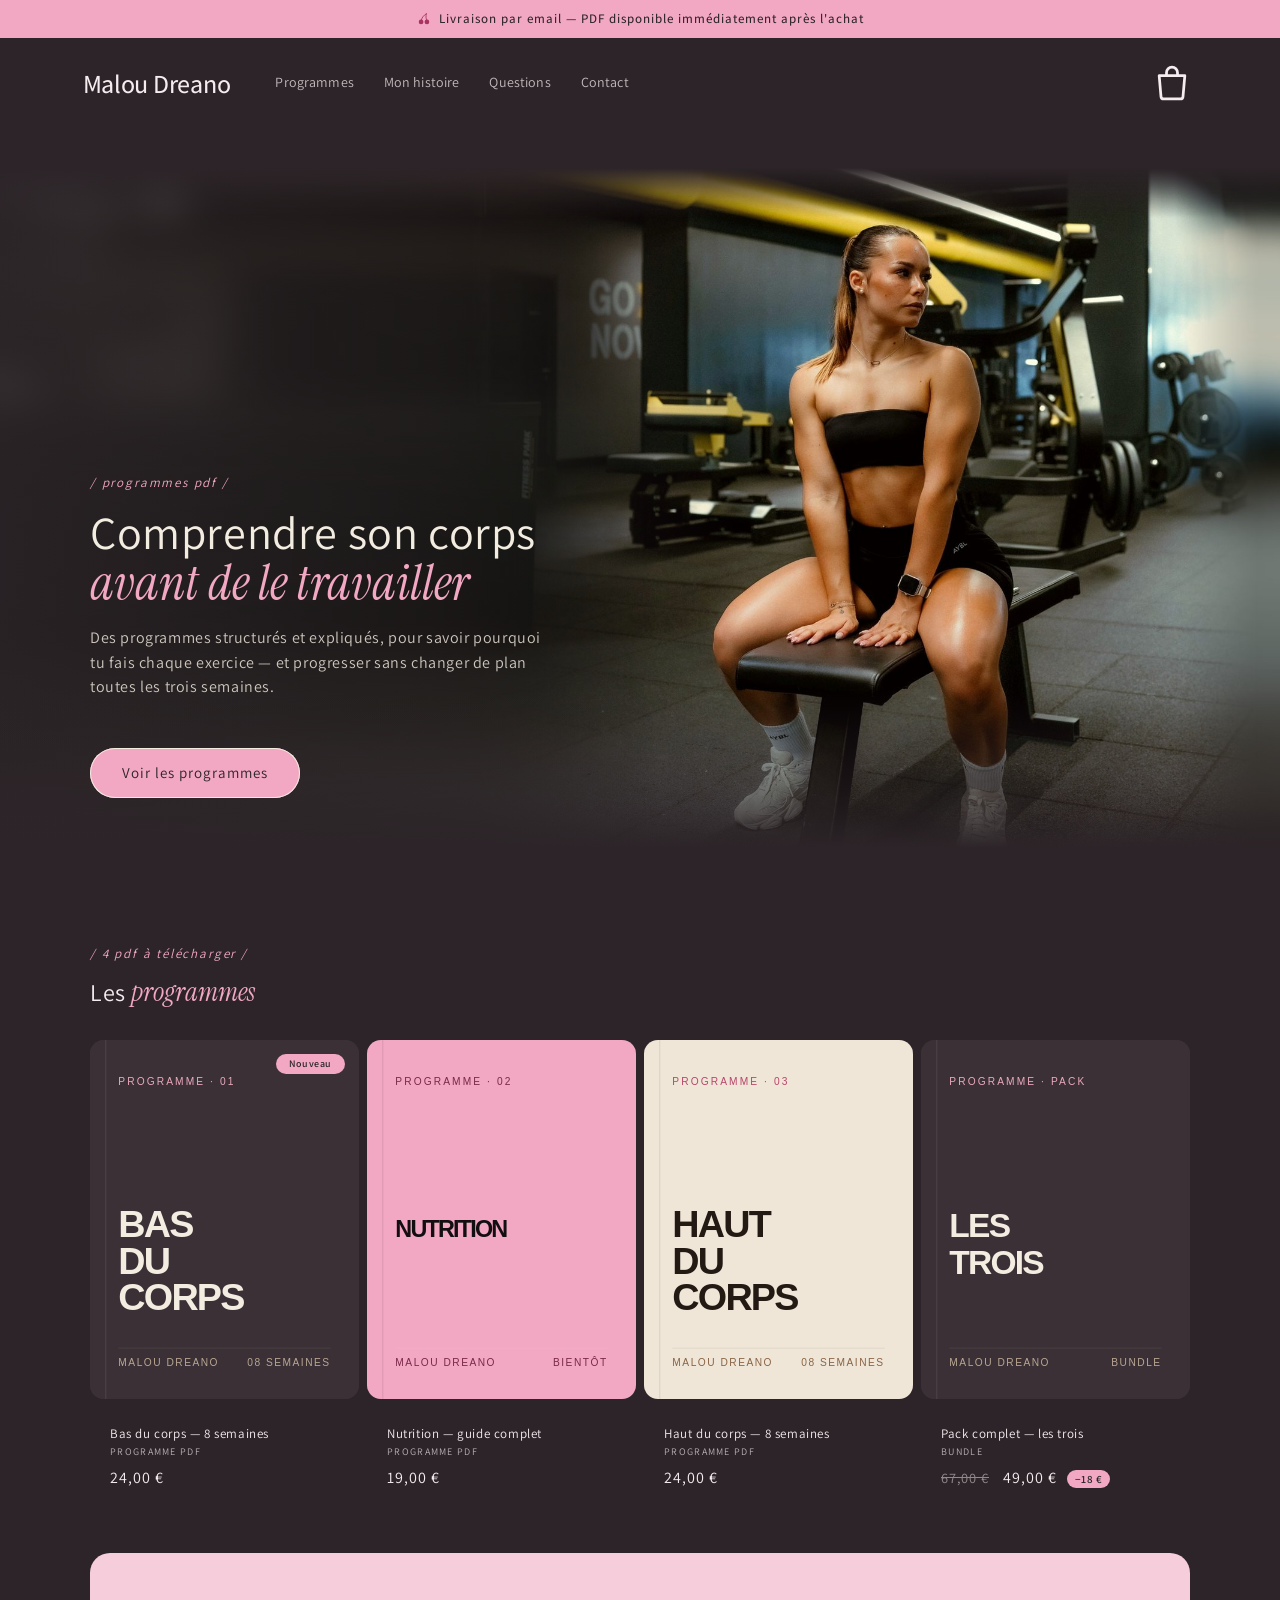
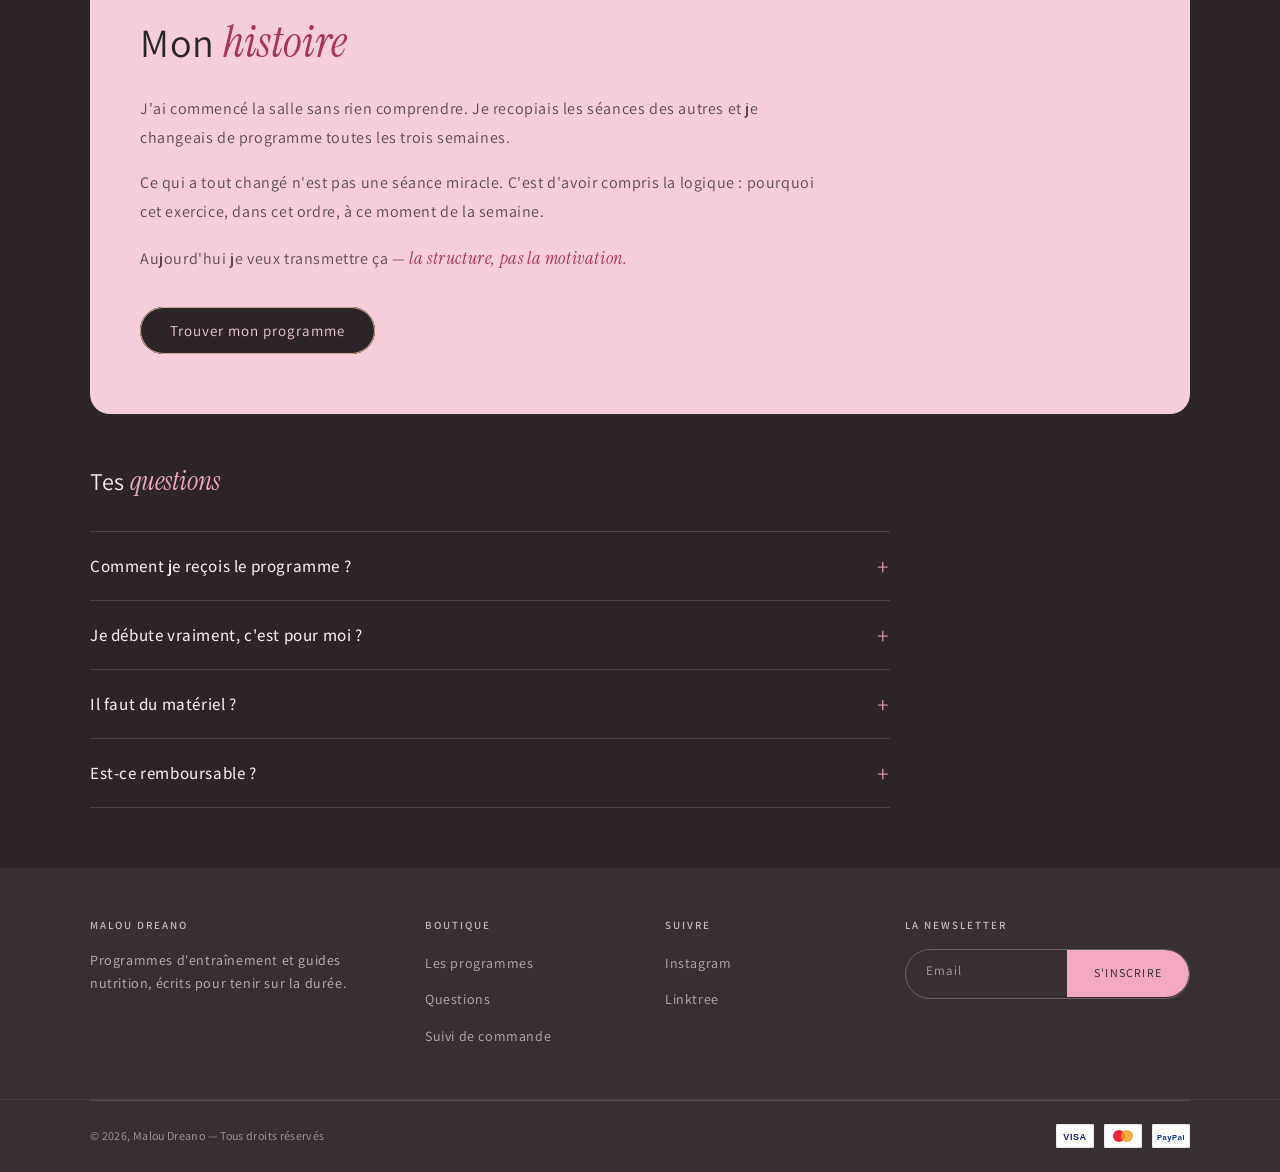
<file: index.html>
<!doctype html>
<html class="no-js" lang="fr" style="background:#2C2428">
<head>
  <meta charset="utf-8">
  <meta name="viewport" content="width=device-width,initial-scale=1">
  <title>Malou Dreano — Programmes de musculation et nutrition en PDF</title>
  <meta name="description" content="Programmes d'entraînement et guide nutrition de Malou Dreano : comprendre la logique de chaque séance pour progresser durablement. PDF livré par email immédiatement.">
  <meta name="theme-color" content="#2C2428">
  <meta property="og:type" content="website">
  <meta property="og:title" content="Malou Dreano — Programmes">
  <meta property="og:description" content="Comprendre son corps avant de le travailler. Programmes PDF bas du corps, haut du corps et nutrition.">
  <meta property="og:image" content="assets/banner-desktop.jpg">
  <meta name="twitter:card" content="summary_large_image">
  <link rel="preconnect" href="https://fonts.googleapis.com">
  <link rel="preconnect" href="https://fonts.gstatic.com" crossorigin>
  <link href="https://fonts.googleapis.com/css2?family=Assistant:wght@300;400;500;600;700&family=Instrument+Serif:ital@0;1&display=swap" rel="stylesheet">
  <link rel="stylesheet" href="assets/base.css"><link rel="stylesheet" href="assets/section-image-banner.css"><link rel="stylesheet" href="assets/component-card.css"><link rel="stylesheet" href="assets/component-price.css"><link rel="stylesheet" href="assets/component-slider.css"><link rel="stylesheet" href="assets/section-footer.css"><link rel="stylesheet" href="assets/component-newsletter.css"><link rel="stylesheet" href="assets/component-list-payment.css"><link rel="stylesheet" href="assets/component-list-social.css"><link rel="stylesheet" href="assets/component-menu-drawer.css"><link rel="stylesheet" href="assets/component-list-menu.css"><link rel="stylesheet" href="assets/component-search.css"><link rel="stylesheet" href="assets/component-modal-video.css"><link rel="stylesheet" href="assets/component-deferred-media.css"><link rel="stylesheet" href="assets/section-rich-text.css">
  <link rel="stylesheet" href="assets/compat.css">
  <style>
    .color-scheme-1 {
      --color-background: 44,36,40;
      --gradient-background: rgb(44,36,40);
      --color-foreground: 245,236,239;
      --color-background-contrast: 44,36,40;
      --color-shadow: 0,0,0;
      --color-button: 242,167,195;
      --color-button-text: 44,36,40;
      --color-secondary-button: 44,36,40;
      --color-secondary-button-text: 242,167,195;
      --color-link: 245,236,239;
      --color-badge-foreground: 44,36,40;
      --color-badge-background: 242,167,195;
      --color-badge-border: 242,167,195;
      --payment-terms-background-color: rgb(44,36,40);
      color: rgba(245,236,239, 0.72);
      background-color: rgb(44,36,40);
    }
    .color-scheme-1 .h0, .color-scheme-1 .h1, .color-scheme-1 .h2, .color-scheme-1 h1,
    .color-scheme-1 h2, .color-scheme-1 h3 { color: rgb(245,236,239); }

    .color-scheme-2 {
      --color-background: 56,47,52;
      --gradient-background: rgb(56,47,52);
      --color-foreground: 245,236,239;
      --color-background-contrast: 56,47,52;
      --color-shadow: 36,26,20;
      --color-button: 242,167,195;
      --color-button-text: 44,36,40;
      --color-secondary-button: 56,47,52;
      --color-secondary-button-text: 36,26,20;
      --color-link: 36,26,20;
      --color-badge-foreground: 36,26,20;
      --color-badge-background: 239,230,216;
      --color-badge-border: 36,26,20;
      --payment-terms-background-color: rgb(56,47,52);
      color: rgba(245,236,239, 0.72);
      background-color: rgb(56,47,52);
    }
    .color-scheme-2 .h0, .color-scheme-2 .h1, .color-scheme-2 .h2, .color-scheme-2 h1,
    .color-scheme-2 h2, .color-scheme-2 h3 { color: rgb(245,236,239); }

    .color-scheme-3 {
      --color-background: 36,26,20;
      --gradient-background: rgb(36,26,20);
      --color-foreground: 243,236,225;
      --color-background-contrast: 36,26,20;
      --color-shadow: 0,0,0;
      --color-button: 243,236,225;
      --color-button-text: 36,26,20;
      --color-secondary-button: 36,26,20;
      --color-secondary-button-text: 201,169,139;
      --color-link: 201,169,139;
      --color-badge-foreground: 243,236,225;
      --color-badge-background: 36,26,20;
      --color-badge-border: 243,236,225;
      --payment-terms-background-color: rgb(36,26,20);
      color: rgba(243,236,225, 0.75);
      background-color: rgb(36,26,20);
    }
    .color-scheme-3 .h0, .color-scheme-3 .h1, .color-scheme-3 .h2, .color-scheme-3 h1,
    .color-scheme-3 h2, .color-scheme-3 h3 { color: rgb(243,236,225); }

    .color-scheme-4 {
      --color-background: 138,100,70;
      --gradient-background: rgb(138,100,70);
      --color-foreground: 251,247,241;
      --color-background-contrast: 138,100,70;
      --color-shadow: 36,26,20;
      --color-button: 251,247,241;
      --color-button-text: 138,100,70;
      --color-secondary-button: 138,100,70;
      --color-secondary-button-text: 243,236,225;
      --color-link: 243,236,225;
      --color-badge-foreground: 251,247,241;
      --color-badge-background: 138,100,70;
      --color-badge-border: 251,247,241;
      --payment-terms-background-color: rgb(138,100,70);
      color: rgba(251,247,241, 0.75);
      background-color: rgb(138,100,70);
    }
    .color-scheme-4 .h0, .color-scheme-4 .h1, .color-scheme-4 .h2, .color-scheme-4 h1,
    .color-scheme-4 h2, .color-scheme-4 h3 { color: rgb(251,247,241); }

    .color-scheme-5 {
      --color-background: 227,212,191;
      --gradient-background: rgb(227,212,191);
      --color-foreground: 36,26,20;
      --color-background-contrast: 227,212,191;
      --color-shadow: 36,26,20;
      --color-button: 158,59,31;
      --color-button-text: 251,247,241;
      --color-secondary-button: 227,212,191;
      --color-secondary-button-text: 36,26,20;
      --color-link: 36,26,20;
      --color-badge-foreground: 36,26,20;
      --color-badge-background: 227,212,191;
      --color-badge-border: 36,26,20;
      --payment-terms-background-color: rgb(227,212,191);
      color: rgba(36,26,20, 0.75);
      background-color: rgb(227,212,191);
    }
    .color-scheme-5 .h0, .color-scheme-5 .h1, .color-scheme-5 .h2, .color-scheme-5 h1,
    .color-scheme-5 h2, .color-scheme-5 h3 { color: rgb(36,26,20); }

    :root {
      --font-body-family: 'Assistant', 'Helvetica Neue', Arial, sans-serif;
      --font-body-style: normal;
      --font-body-weight: 400;
      --font-body-weight-bold: 700;
      --font-heading-family: 'Assistant', 'Helvetica Neue', Arial, sans-serif;
      --font-heading-style: normal;
      --font-heading-weight: 400;
      --font-body-scale: 1.0;
      --font-heading-scale: 1.0;
      --media-padding: 0px;
      --media-border-opacity: 0.05;
      --media-border-width: 1px;
      --media-radius: 0px;
      --media-shadow-opacity: 0;
      --media-shadow-horizontal-offset: 0px;
      --media-shadow-vertical-offset: 0px;
      --media-shadow-blur-radius: 0px;
      --media-shadow-visible: 0;
      --page-width: 120rem;
      --page-width-margin: 0rem;
      --product-card-image-padding: 0rem;
      --product-card-corner-radius: 0rem;
      --product-card-text-alignment: left;
      --product-card-border-width: 0rem;
      --product-card-border-opacity: 0.1;
      --product-card-shadow-opacity: 0;
      --product-card-shadow-visible: 0;
      --product-card-shadow-horizontal-offset: 0rem;
      --product-card-shadow-vertical-offset: 0rem;
      --product-card-shadow-blur-radius: 0rem;
      --collection-card-image-padding: 0rem;
      --collection-card-corner-radius: 0rem;
      --collection-card-text-alignment: left;
      --collection-card-border-width: 0rem;
      --collection-card-border-opacity: 0.1;
      --collection-card-shadow-opacity: 0;
      --collection-card-shadow-visible: 0;
      --collection-card-shadow-horizontal-offset: 0rem;
      --collection-card-shadow-vertical-offset: 0rem;
      --collection-card-shadow-blur-radius: 0rem;
      --blog-card-image-padding: 0rem;
      --blog-card-corner-radius: 0rem;
      --blog-card-text-alignment: left;
      --blog-card-border-width: 0rem;
      --blog-card-border-opacity: 0.1;
      --blog-card-shadow-opacity: 0;
      --blog-card-shadow-visible: 0;
      --blog-card-shadow-horizontal-offset: 0rem;
      --blog-card-shadow-vertical-offset: 0rem;
      --blog-card-shadow-blur-radius: 0rem;
      --badge-corner-radius: 4rem;
      --popup-border-width: 1px;
      --popup-border-opacity: 0.1;
      --popup-corner-radius: 0px;
      --popup-shadow-opacity: 0.05;
      --popup-shadow-horizontal-offset: 0px;
      --popup-shadow-vertical-offset: 4px;
      --popup-shadow-blur-radius: 5px;
      --drawer-border-width: 1px;
      --drawer-border-opacity: 0.1;
      --drawer-shadow-opacity: 0;
      --drawer-shadow-horizontal-offset: 0px;
      --drawer-shadow-vertical-offset: 4px;
      --drawer-shadow-blur-radius: 5px;
      --spacing-sections-desktop: 0px;
      --spacing-sections-mobile: 0px;
      --grid-desktop-vertical-spacing: 8px;
      --grid-desktop-horizontal-spacing: 8px;
      --grid-mobile-vertical-spacing: 4px;
      --grid-mobile-horizontal-spacing: 4px;
      --text-boxes-border-opacity: 0.1;
      --text-boxes-border-width: 0px;
      --text-boxes-radius: 0px;
      --text-boxes-shadow-opacity: 0;
      --text-boxes-shadow-visible: 0;
      --text-boxes-shadow-horizontal-offset: 0px;
      --text-boxes-shadow-vertical-offset: 0px;
      --text-boxes-shadow-blur-radius: 0px;
      --buttons-radius: 40px;
      --buttons-radius-outset: 41px;
      --buttons-border-width: 1px;
      --buttons-border-opacity: 1;
      --buttons-shadow-opacity: 0;
      --buttons-shadow-visible: 0;
      --buttons-shadow-horizontal-offset: 0px;
      --buttons-shadow-vertical-offset: 0px;
      --buttons-shadow-blur-radius: 0px;
      --buttons-border-offset: 0px;
      --inputs-radius: 0px;
      --inputs-border-width: 1px;
      --inputs-border-opacity: 0.55;
      --inputs-shadow-opacity: 0;
      --inputs-shadow-horizontal-offset: 0px;
      --inputs-shadow-vertical-offset: 0px;
      --inputs-shadow-blur-radius: 0px;
      --inputs-radius-outset: 0px;
      --variant-pills-radius: 40px;
      --variant-pills-border-width: 1px;
      --variant-pills-border-opacity: 0.55;
      --variant-pills-shadow-opacity: 0;
      --variant-pills-shadow-horizontal-offset: 0px;
      --variant-pills-shadow-vertical-offset: 0px;
      --variant-pills-shadow-blur-radius: 0px;
    }</style>
</head>
<body class="gradient color-scheme-1">

  <div class="section-header">
    <div class="announcement-bar color-scheme-3 gradient" role="region" aria-label="Annonce">
      <div class="announcement-bar__message h5 page-width"><svg class="cherry" viewBox="0 0 24 24" width="14" height="14" aria-hidden="true"><path d="M7 15c1-5 4-9 9-12M16 3c-1 5-1 8 1 11" fill="none" stroke="currentColor" stroke-width="1.5" stroke-linecap="round"/><circle cx="7" cy="17" r="4" fill="currentColor"/><circle cx="17" cy="17" r="4" fill="currentColor"/></svg> Livraison par email — PDF disponible immédiatement après l'achat</div>
    </div>
    <header class="header page-width header--middle-left">
      <button class="mobile-menu-btn" id="mob-open" aria-label="Ouvrir le menu" aria-expanded="false" aria-controls="mob-drawer">
        <span></span><span></span><span></span>
      </button>
      <div class="header__heading">
        <a href="#" class="header__heading-link">
          <span class="h2">Malou Dreano</span>
        </a>
      </div>
      <nav class="header__inline-menu">
        <ul class="list-menu list-menu--inline" role="list">
          <li><a href="#programmes" class="header__menu-item list-menu__item link link--text">Programmes</a></li>
          <li><a href="#histoire" class="header__menu-item list-menu__item link link--text">Mon histoire</a></li>
          <li><a href="#faq" class="header__menu-item list-menu__item link link--text">Questions</a></li>
          <li><a href="#" class="header__menu-item list-menu__item link link--text">Contact</a></li>
        </ul>
      </nav>
      <div class="header__icons">
        <a href="#" class="header__icon header__icon--cart link focus-inset">
          <span class="visually-hidden">Panier</span>
          <svg class="icon icon-cart" viewBox="0 0 24 24" width="22" height="22" fill="none"
               stroke="currentColor" stroke-width="1.5" stroke-linejoin="round" aria-hidden="true" focusable="false">
            <path d="M5 8h14l-1 11.4a1.4 1.4 0 0 1-1.4 1.3H7.4A1.4 1.4 0 0 1 6 19.4L5 8Z"/>
            <path d="M9 8V6.4a3 3 0 0 1 6 0V8"/>
          </svg>
        </a>
      </div>
    </header>
  </div>

  <div class="mob-scrim" id="mob-scrim"></div>
  <aside class="mob-drawer" id="mob-drawer" aria-hidden="true" aria-label="Menu" inert>
    <div class="mob-head">
      <span>Menu</span>
      <button class="mob-close" id="mob-close" aria-label="Fermer">&times;</button>
    </div>
    <nav>
      <a href="#programmes">Programmes</a>
      <a href="#histoire">Mon histoire</a>
      <a href="#faq">Questions</a>
      <a href="#">Contact</a>
    </nav>
    <div class="mob-foot">
      <a href="https://www.instagram.com/mldreano/" target="_blank" rel="noopener">@mldreano</a>
    </div>
  </aside>

  <main id="MainContent" class="content-for-layout focus-none" role="main" tabindex="-1">
    <section class="shopify-section section">
      <div id="Banner-1" class="banner banner--content-align-left banner--content-align-mobile-center banner--large">
        <div class="banner__media media">
          <picture>
            <source media="(max-width: 749px)" srcset="assets/banner-mobile.jpg?v=11">
            <img src="assets/banner-desktop.jpg?v=12" alt="Malou Dreano à la salle" width="2400" height="1200" loading="eager" fetchpriority="high">
          </picture>
        </div>
        <div class="banner__content banner__content--bottom-left page-width">
          <div class="banner__box content-container content-container--full-width-mobile color-scheme-3 gradient">
            <p class="kicker kicker--on-dark">/ programmes PDF /</p>
            <h1 class="banner__heading inline-richtext h0">Comprendre son corps <em class="girly">avant de le travailler</em></h1>
            <p class="banner__sub">Des programmes structurés et expliqués, pour savoir pourquoi tu fais chaque exercice — et progresser sans changer de plan toutes les trois semaines.</p>
            <div class="banner__buttons">
              <a href="#programmes" class="button button--primary hero-cta">Voir les programmes</a>
            </div>
          </div>
        </div>
      </div>
    </section>

    <section id="programmes" class="shopify-section section">
      <div class="page-width section-collection">
        <div class="title-wrapper-with-link title-wrapper--self-padded-mobile">
          <div><p class="kicker">/ 4 PDF à télécharger /</p><h2 class="title inline-richtext h2">Les <em class="girly">programmes</em></h2></div>
          <a href="#" class="link underlined-link large-up-hide">Tout voir</a>
        </div>
        <ul class="grid product-grid grid--4-col-desktop grid--2-col-tablet-down" role="list">
            <li class="grid__item">
              <div class="card-wrapper product-card-wrapper underline-links-hover">
                <div class="card card--product card--media" tabindex="-1">
                  <div class="card__inner ratio" style="--ratio-percent:133.333%">
                    <div class="card__media">
                      <div class="media media--transparent">
                        <img src="assets/couv-01.svg?v=14" alt="Bas du corps — 8 semaines" class="motion-reduce" width="900" height="1200">
                      </div>
                    </div>
                    <span class="badge badge--bottom-left color-scheme-5">Nouveau</span>
                  </div>
                  <div class="card__content">
                    <div class="card__information">
                      <h3 class="card__heading h5">
                        <a href="#" class="full-unstyled-link">Bas du corps — 8 semaines</a>
                      </h3>
                      <div class="card-information">
                        <div class="caption-with-letter-spacing light">Programme PDF</div>
                        <div class="price">
                          <div class="price__container">
                            <div class="price__regular">
                              <span class="visually-hidden">Prix régulier</span>
                              <span class="price-item price-item--regular">24,00 €</span>
                            </div>
                          </div>
                        </div>
                      </div>
                    </div>
                  </div>
                </div>
              </div>
            </li>
            <li class="grid__item">
              <div class="card-wrapper product-card-wrapper underline-links-hover">
                <div class="card card--product card--media" tabindex="-1">
                  <div class="card__inner ratio" style="--ratio-percent:133.333%">
                    <div class="card__media">
                      <div class="media media--transparent">
                        <img src="assets/couv-02.svg?v=13" alt="Nutrition — guide complet" class="motion-reduce" width="900" height="1200">
                      </div>
                    </div>
                    
                  </div>
                  <div class="card__content">
                    <div class="card__information">
                      <h3 class="card__heading h5">
                        <a href="#" class="full-unstyled-link">Nutrition — guide complet</a>
                      </h3>
                      <div class="card-information">
                        <div class="caption-with-letter-spacing light">Programme PDF</div>
                        <div class="price">
                          <div class="price__container">
                            <div class="price__regular">
                              <span class="visually-hidden">Prix régulier</span>
                              <span class="price-item price-item--regular">19,00 €</span>
                            </div>
                          </div>
                        </div>
                      </div>
                    </div>
                  </div>
                </div>
              </div>
            </li>
            <li class="grid__item">
              <div class="card-wrapper product-card-wrapper underline-links-hover">
                <div class="card card--product card--media" tabindex="-1">
                  <div class="card__inner ratio" style="--ratio-percent:133.333%">
                    <div class="card__media">
                      <div class="media media--transparent">
                        <img src="assets/couv-03.svg?v=12" alt="Haut du corps — 8 semaines" class="motion-reduce" width="900" height="1200">
                      </div>
                    </div>
                    
                  </div>
                  <div class="card__content">
                    <div class="card__information">
                      <h3 class="card__heading h5">
                        <a href="#" class="full-unstyled-link">Haut du corps — 8 semaines</a>
                      </h3>
                      <div class="card-information">
                        <div class="caption-with-letter-spacing light">Programme PDF</div>
                        <div class="price">
                          <div class="price__container">
                            <div class="price__regular">
                              <span class="visually-hidden">Prix régulier</span>
                              <span class="price-item price-item--regular">24,00 €</span>
                            </div>
                          </div>
                        </div>
                      </div>
                    </div>
                  </div>
                </div>
              </div>
            </li>
            <li class="grid__item">
              <div class="card-wrapper product-card-wrapper underline-links-hover">
                <div class="card card--product card--media" tabindex="-1">
                  <div class="card__inner ratio" style="--ratio-percent:133.333%">
                    <div class="card__media">
                      <div class="media media--transparent">
                        <img src="assets/couv-04.svg?v=14" alt="Pack complet — les trois" class="motion-reduce" width="900" height="1200">
                      </div>
                    </div>
                    
                  </div>
                  <div class="card__content">
                    <div class="card__information">
                      <h3 class="card__heading h5">
                        <a href="#" class="full-unstyled-link">Pack complet — les trois</a>
                      </h3>
                      <div class="card-information">
                        <div class="caption-with-letter-spacing light">Bundle</div>
                        <div class="price">
                          <div class="price__container">
                            <div class="price__regular">
                              <span class="visually-hidden">Prix normal</span>
                              <s class="price-item price-item--compare">67,00 €</s>
                              <span class="visually-hidden">Prix du pack</span>
                              <span class="price-item price-item--regular">49,00 €</span>
                              <span class="price-save">−18 €</span>
                            </div>
                          </div>
                        </div>
                      </div>
                    </div>
                  </div>
                </div>
              </div>
            </li>
        </ul>
      </div>
    </section>

    <section id="histoire" class="shopify-section section">
      <div class="page-width">
        <div class="color-scheme-3 gradient" style="padding:6rem 5rem;">
          <h2 class="h1" style="margin:0 0 2.4rem;">Mon <em class="girly">histoire</em></h2>
          <div class="rte" style="max-width:68rem;">
            <p>J'ai commencé la salle sans rien comprendre. Je recopiais les séances des autres et je changeais de programme toutes les trois semaines.</p>
            <p>Ce qui a tout changé n'est pas une séance miracle. C'est d'avoir compris la logique : pourquoi cet exercice, dans cet ordre, à ce moment de la semaine.</p>
            <p style="margin-bottom:0">Aujourd'hui je veux transmettre ça — <em class="rose">la structure, pas la motivation.</em></p>
          </div>
          <a href="#programmes" class="button button--secondary story-cta">Trouver mon programme</a>
        </div>
      </div>
    </section>

    <section id="faq" class="shopify-section section section-title-faq">
      <div class="page-width">
        <h2 class="title inline-richtext h2" style="margin:0 0 3.2rem">Tes <em class="girly">questions</em></h2>
        <div class="faq-list">
          <details class="faq-item">
            <summary><h3 class="h5">Comment je reçois le programme ?</h3></summary>
            <p>Par email, juste après le paiement. Tu télécharges le PDF autant de fois que tu veux, sans limite de temps.</p>
          </details>
          <details class="faq-item">
            <summary><h3 class="h5">Je débute vraiment, c'est pour moi ?</h3></summary>
            <p>Oui. Chaque exercice est expliqué et accompagné d'une variante plus simple, pour démarrer sans expérience.</p>
          </details>
          <details class="faq-item">
            <summary><h3 class="h5">Il faut du matériel ?</h3></summary>
            <p>Une salle classique suffit. Une version entièrement aux haltères est incluse si tu t'entraînes chez toi.</p>
          </details>
          <details class="faq-item">
            <summary><h3 class="h5">Est-ce remboursable ?</h3></summary>
            <p>Pas une fois le fichier téléchargé, conformément à la réglementation sur les contenus numériques.</p>
          </details>
        </div>
      </div>
    </section>
  </main>

  <footer class="footer color-scheme-2 gradient section-footer-padding">
    <div class="footer__content-top page-width">
      <div class="footer__blocks-wrapper">
        <div class="foot-item"><h2 class="footer-block__heading h4">Malou Dreano</h2>
          <div class="footer-block__details-content rte"><p>Programmes d'entraînement et guides nutrition, écrits pour tenir sur la durée.</p></div>
        </div>
        <div class="foot-item"><h2 class="footer-block__heading h4">Boutique</h2>
          <ul class="footer-block__details-content list-unstyled">
            <li><a href="#programmes" class="link link--text list-menu__item list-menu__item--link">Les programmes</a></li>
            <li><a href="#faq" class="link link--text list-menu__item list-menu__item--link">Questions</a></li>
            <li><a href="#" class="link link--text list-menu__item list-menu__item--link">Suivi de commande</a></li>
          </ul>
        </div>
        <div class="foot-item"><h2 class="footer-block__heading h4">Suivre</h2>
          <ul class="footer-block__details-content list-unstyled">
            <li><a href="https://www.instagram.com/mldreano/" class="link link--text list-menu__item list-menu__item--link">Instagram</a></li>
            <li><a href="https://linktr.ee/mldreano" class="link link--text list-menu__item list-menu__item--link">Linktree</a></li>
          </ul>
        </div>
        <div class="foot-item">
          <h2 class="footer-block__heading h4">La newsletter</h2>
          <form method="post" action="#" class="newsletter-form">
            <div class="newsletter-form__field-wrapper">
              <div class="field">
                <input id="NewsletterForm--footer" type="email" name="contact[email]" class="field__input" value="" aria-required="true" autocorrect="off" autocapitalize="off" autocomplete="email" placeholder="Email" required>
                <label class="field__label" for="NewsletterForm--footer">Email</label>
              </div>
              <button type="submit" class="newsletter-form__button field__button button button--primary" name="commit" aria-label="S'inscrire">S'inscrire</button>
            </div>
          </form>
        </div>
      </div>
    </div>
    <div class="footer__content-bottom">
      <div class="page-width foot-bottom">
        <small class="copyright__content">&copy; 2026, Malou Dreano — Tous droits réservés</small>
        <div class="pay-row" aria-label="Moyens de paiement">
          <svg viewBox="0 0 38 24" width="38" height="24" aria-label="Visa" role="img"><rect width="38" height="24" rx="2" fill="#fff" stroke="#d9d9d9"/><text x="19" y="16" font-size="9" text-anchor="middle" fill="#1a1f71" font-family="Arial" font-weight="bold">VISA</text></svg>
          <svg viewBox="0 0 38 24" width="38" height="24" aria-label="Mastercard" role="img"><rect width="38" height="24" rx="2" fill="#fff" stroke="#d9d9d9"/><circle cx="15" cy="12" r="6" fill="#eb001b" opacity=".85"/><circle cx="23" cy="12" r="6" fill="#f79e1b" opacity=".85"/></svg>
          <svg viewBox="0 0 38 24" width="38" height="24" aria-label="PayPal" role="img"><rect width="38" height="24" rx="2" fill="#fff" stroke="#d9d9d9"/><text x="19" y="16" font-size="7.5" text-anchor="middle" fill="#003087" font-family="Arial" font-weight="bold">PayPal</text></svg>
        </div>
      </div>
    </div>
  </footer>
  <script>
    (function () {
      var drawer = document.getElementById('mob-drawer');
      var scrim = document.getElementById('mob-scrim');
      var open = document.getElementById('mob-open');
      var close = document.getElementById('mob-close');
      function set(on) {
        drawer.classList.toggle('on', on);
        scrim.classList.toggle('on', on);
        drawer.setAttribute('aria-hidden', String(!on));
        if (on) drawer.removeAttribute('inert'); else drawer.setAttribute('inert', '');
        open.setAttribute('aria-expanded', String(on));
        document.body.style.overflow = on ? 'hidden' : '';
      }
      open.addEventListener('click', function () { set(true); });
      close.addEventListener('click', function () { set(false); });
      scrim.addEventListener('click', function () { set(false); });
      Array.prototype.forEach.call(drawer.querySelectorAll('a'), function (a) {
        a.addEventListener('click', function () { set(false); });
      });
      document.addEventListener('keydown', function (e) { if (e.key === 'Escape') set(false); });
    })();
  </script>
</body>
</html>
</file>
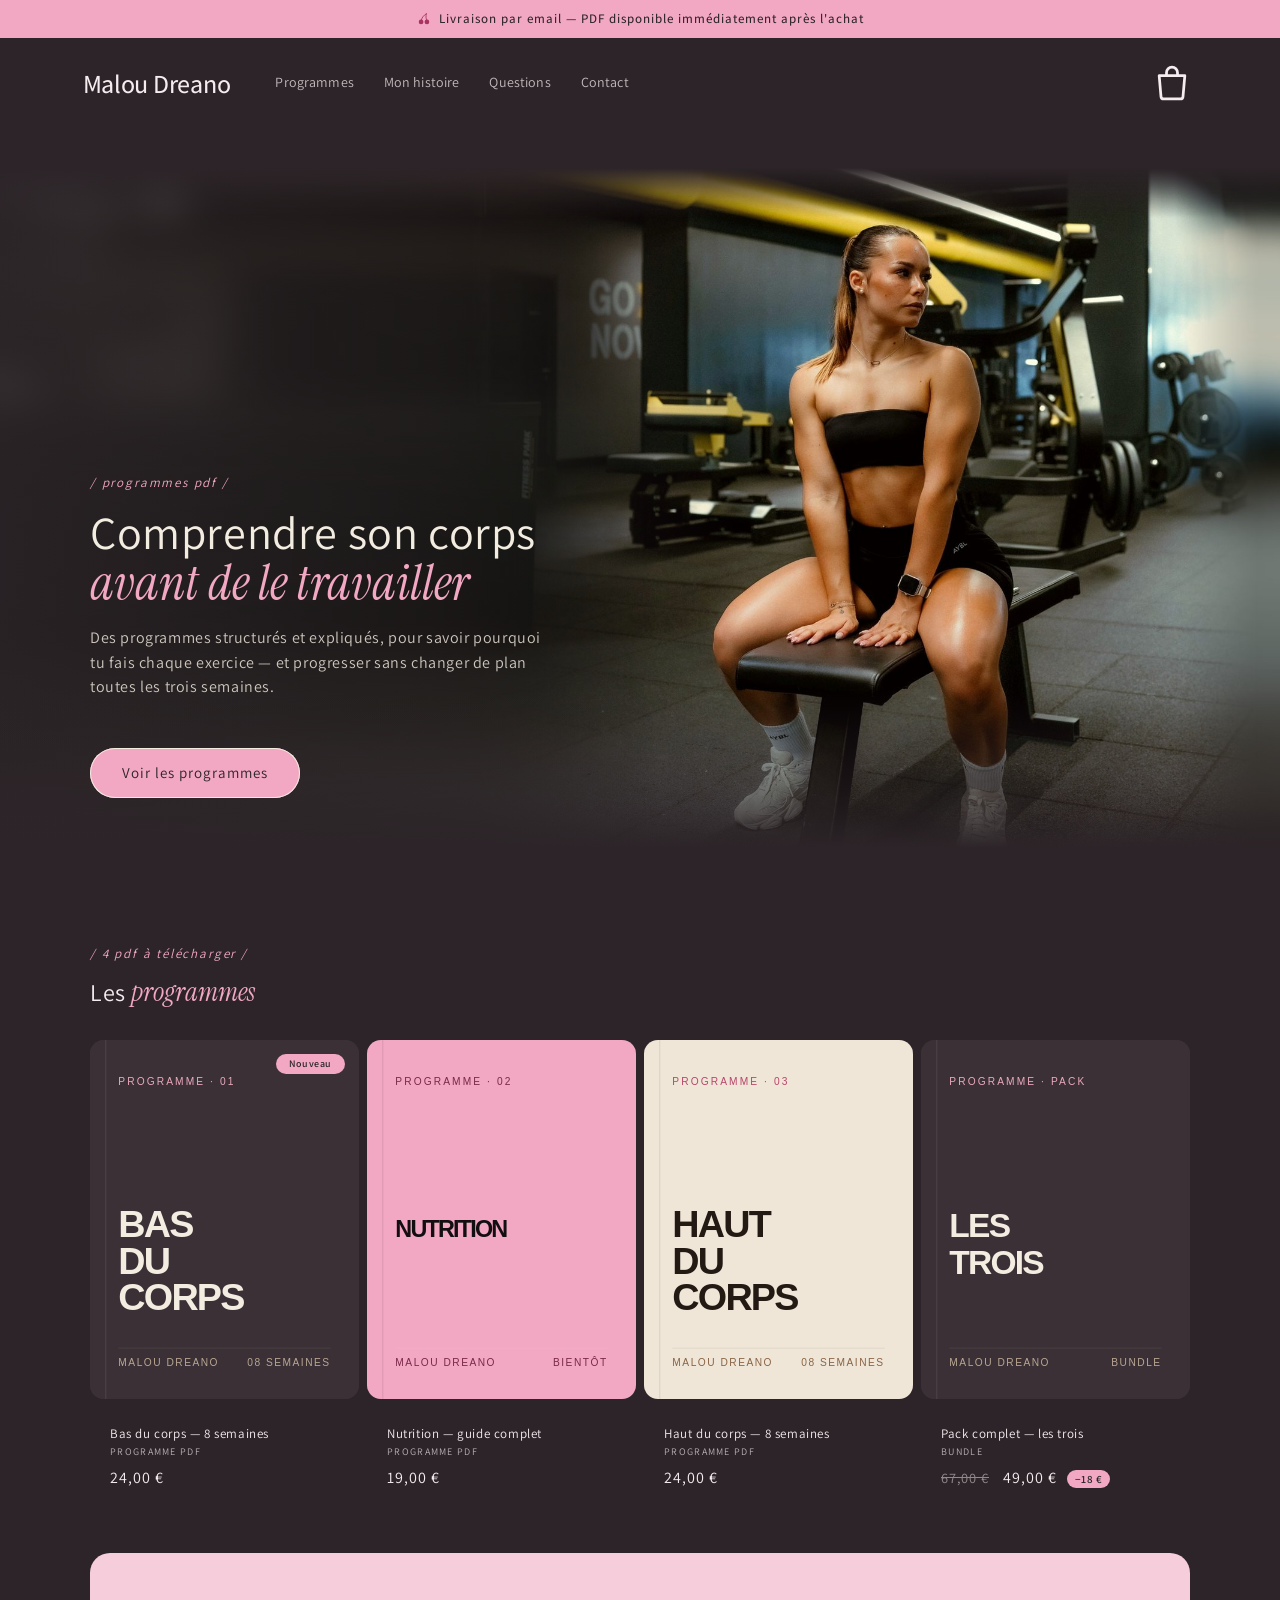
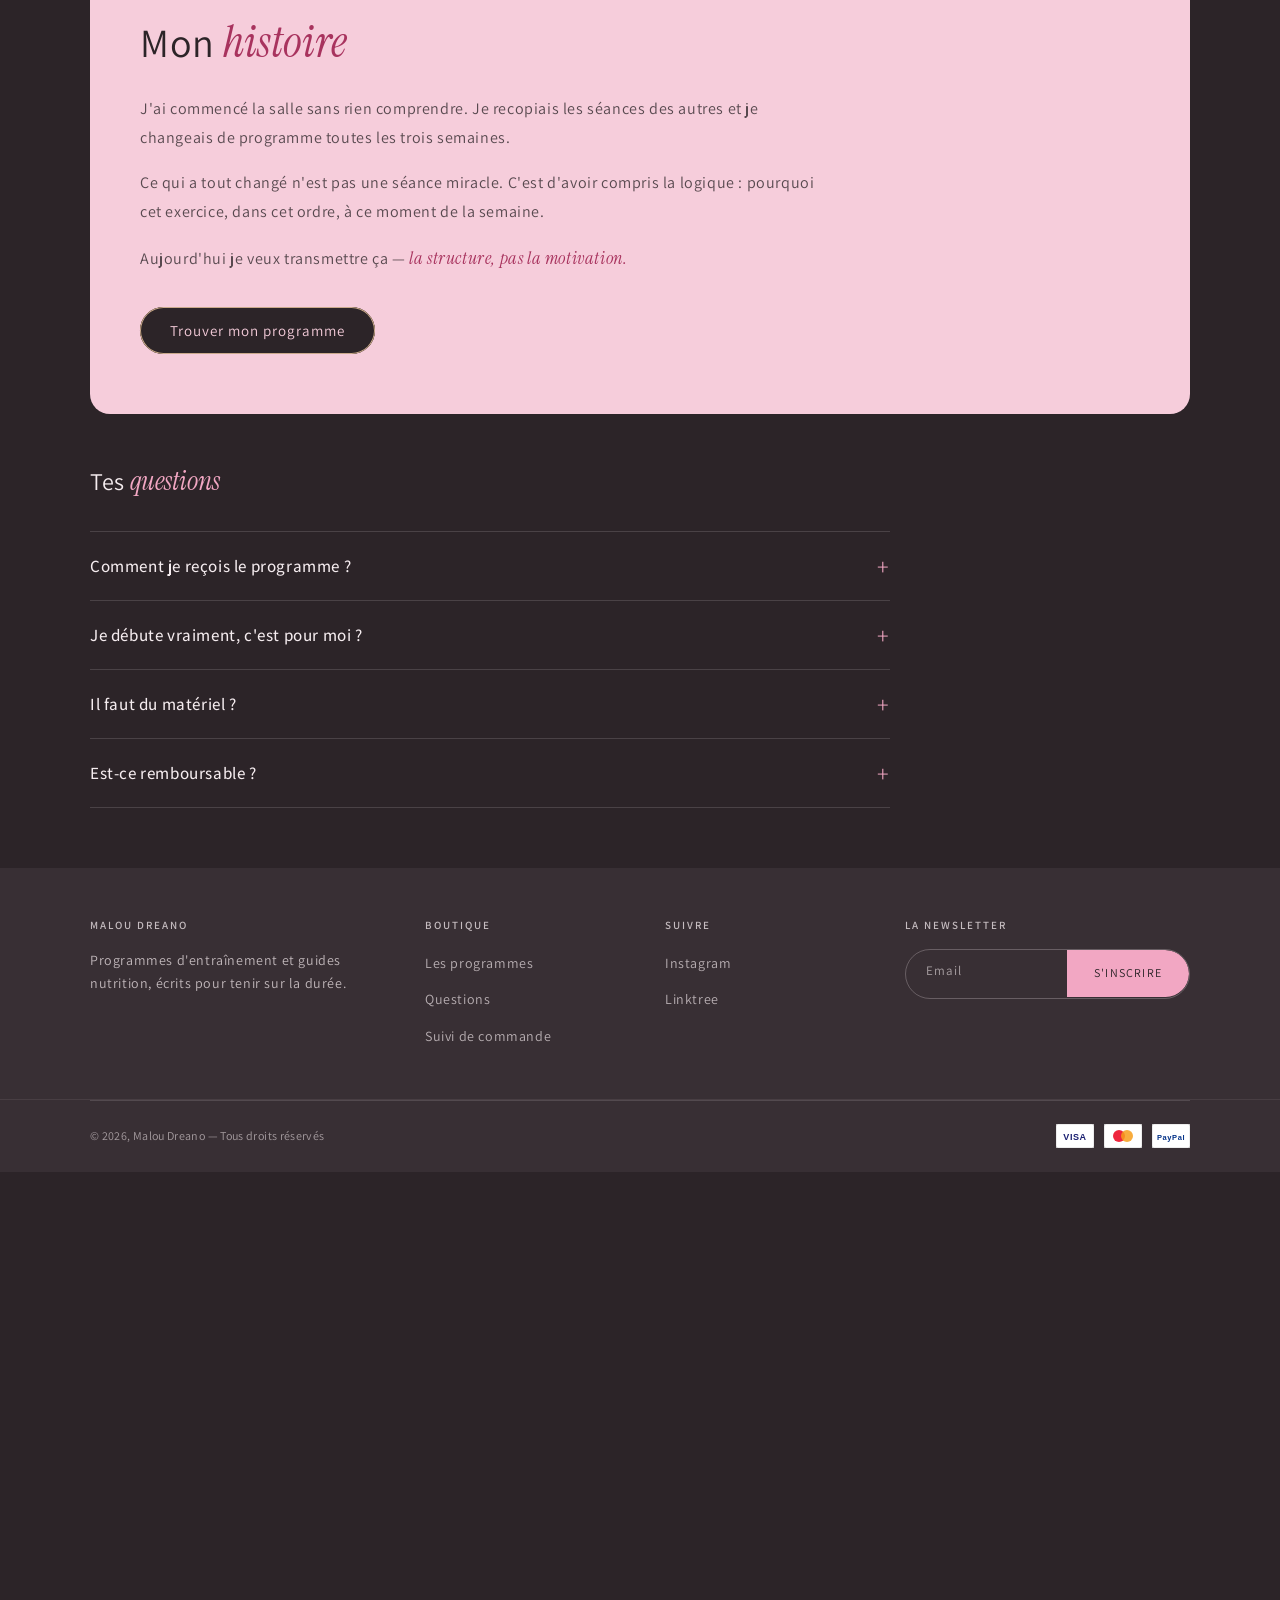
<file: dawn/index.html>
<!DOCTYPE html>
<html lang="fr">
<head>
<meta charset="utf-8">
<meta name="viewport" content="width=device-width, initial-scale=1">
<title>Malou Dreano — Programmes</title>
<link rel="canonical" href="../">
<meta http-equiv="refresh" content="0; url=../">
</head>
<body style="font-family:system-ui,sans-serif;background:#141010;color:#f3e9e4;margin:0;display:grid;place-items:center;height:100vh">
<p>Cette page a déménagé. <a href="../" style="color:#f2a3b8">Continuer vers le site</a>.</p>
</body>
</html>
</file>
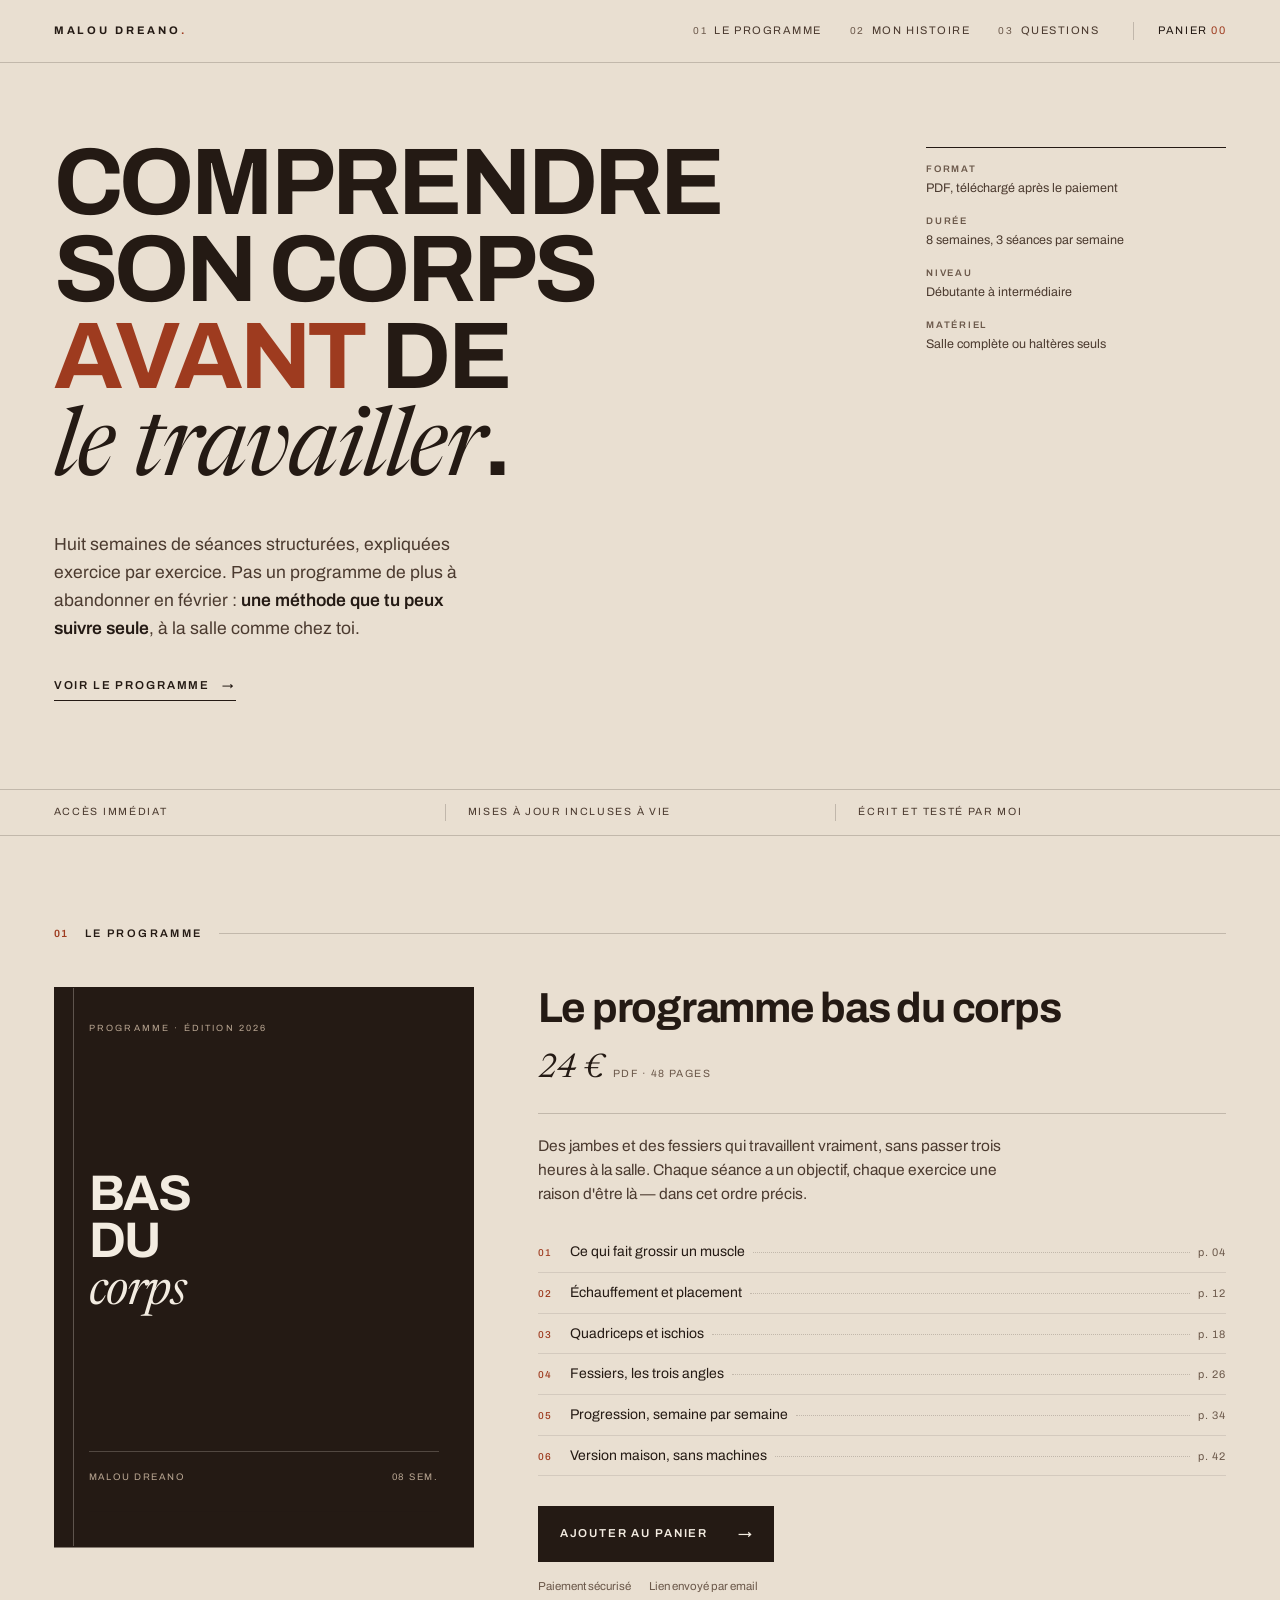
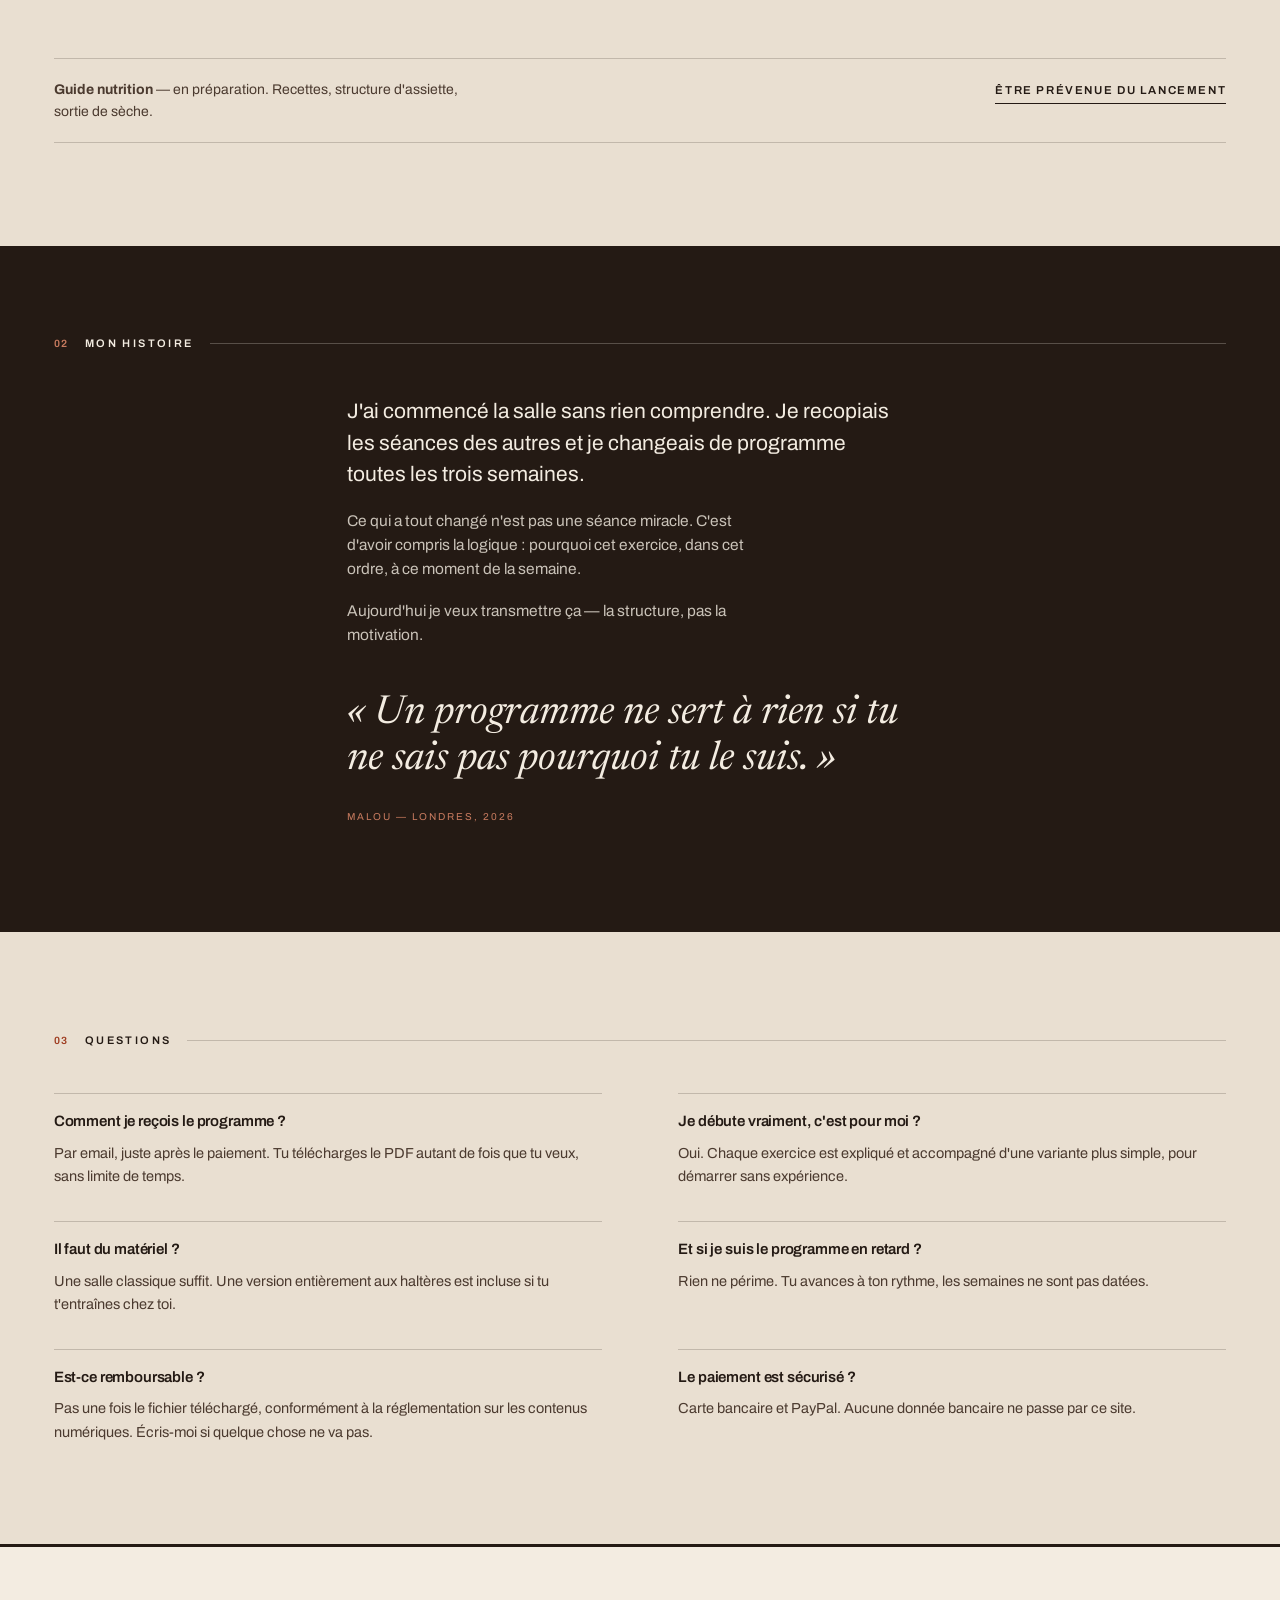
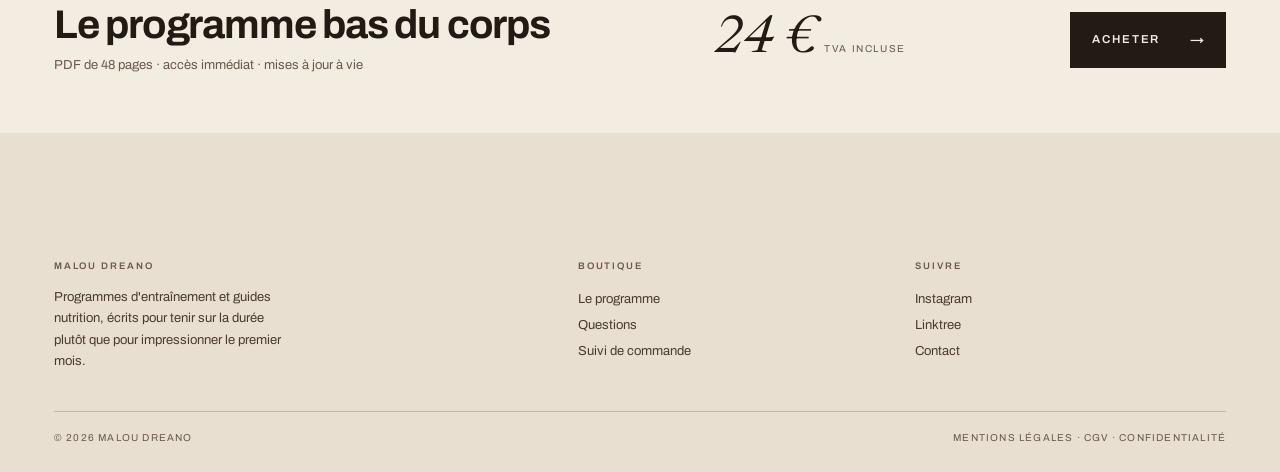
<file: editorial/index.html>
<!DOCTYPE html>
<html lang="fr">
<head>
<meta charset="utf-8">
<meta name="viewport" content="width=device-width, initial-scale=1">
<title>Malou Dreano — Programmes</title>
<link rel="preconnect" href="https://fonts.googleapis.com">
<link rel="preconnect" href="https://fonts.gstatic.com" crossorigin>
<link href="https://fonts.googleapis.com/css2?family=Archivo:wght@300;400;500;600;700;800&family=Newsreader:ital,opsz,wght@1,6..72,300..500&display=swap" rel="stylesheet">
<style>
  :root{
    --paper:#E9DFD1;
    --paper-2:#F3ECE1;
    --paper-3:#DDD0BE;
    --ink:#241A14;
    --ink-2:#4B3A2F;
    --muted:#6B584A;
    --rust:#9E3B1F;
    --line:rgba(36,26,20,.2);
    --line-soft:rgba(36,26,20,.1);
    --g:clamp(18px,4.2vw,56px);
    --w:1320px;
  }
  *{box-sizing:border-box}
  html{-webkit-text-size-adjust:100%}
  body{
    margin:0;background:var(--paper);color:var(--ink);
    font-family:"Archivo",system-ui,sans-serif;font-weight:400;
    font-size:16px;line-height:1.55;
    -webkit-font-smoothing:antialiased;
    overflow-x:hidden;
  }
  ::selection{background:var(--rust);color:var(--paper-2)}
  a{color:inherit;text-decoration:none}
  :focus-visible{outline:2px solid var(--rust);outline-offset:4px}
  img{display:block;max-width:100%}
  .wrap{max-width:var(--w);margin:0 auto;padding:0 var(--g)}
  .label{
    font-size:10px;font-weight:600;letter-spacing:.2em;text-transform:uppercase;
    color:var(--muted);
  }
  .disp{
    font-family:"Archivo",sans-serif;font-weight:700;
    letter-spacing:-.035em;line-height:.92;text-transform:uppercase;
    margin:0;
  }

  /* ---------- header : l'index du site ---------- */
  header{
    position:sticky;top:0;z-index:60;background:var(--paper);
    border-bottom:1px solid var(--line);
  }
  .bar{display:flex;align-items:center;height:62px;gap:clamp(14px,3vw,34px)}
  .mark{
    font-size:11px;font-weight:700;letter-spacing:.26em;text-transform:uppercase;
    white-space:nowrap;
  }
  .mark i{font-style:normal;color:var(--rust)}
  .idx{display:flex;gap:clamp(12px,2.4vw,28px);margin-left:auto;align-items:center}
  .idx a{
    font-size:11px;letter-spacing:.14em;text-transform:uppercase;color:var(--ink-2);
    display:flex;gap:7px;align-items:baseline;padding:6px 0;
    border-bottom:1px solid transparent;transition:border-color .2s,color .2s;
  }
  .idx a b{font-weight:400;color:var(--muted);font-size:10px}
  .idx a:hover{color:var(--ink);border-color:var(--ink)}
  .bag{
    font-size:11px;letter-spacing:.14em;text-transform:uppercase;
    border-left:1px solid var(--line);padding-left:clamp(12px,2vw,24px);
  }
  .bag span{color:var(--rust)}
  .burger{
    appearance:none;background:none;border:0;padding:10px 0;cursor:pointer;
    display:none;flex-direction:column;gap:4px;width:26px;
  }
  .burger i{display:block;height:1.5px;background:var(--ink)}
  .burger i:last-child{width:66%}

  /* ---------- panneau latéral ---------- */
  .scrim{
    position:fixed;inset:0;background:rgba(36,26,20,.4);z-index:70;
    opacity:0;pointer-events:none;transition:opacity .3s;
  }
  .scrim.on{opacity:1;pointer-events:auto}
  .panel{
    position:fixed;top:0;left:0;bottom:0;width:min(440px,92vw);z-index:75;
    background:var(--paper-2);border-right:1px solid var(--line);
    transform:translateX(-101%);transition:transform .36s cubic-bezier(.32,0,.06,1);
    display:flex;flex-direction:column;padding:26px clamp(22px,4vw,38px) 24px;
  }
  .panel.on{transform:none}
  .panel .phead{display:flex;justify-content:space-between;align-items:center;margin-bottom:clamp(30px,6vw,58px)}
  .panel .phead .label{color:var(--rust)}
  .close{
    appearance:none;background:none;border:1px solid var(--line);cursor:pointer;
    width:34px;height:34px;display:grid;place-items:center;color:var(--ink);
    font-size:15px;line-height:1;
  }
  .panel nav{margin-bottom:auto}
  .panel nav a{
    display:flex;align-items:baseline;gap:14px;padding:16px 0;
    border-bottom:1px solid var(--line-soft);
  }
  .panel nav a b{
    font-size:10px;font-weight:500;letter-spacing:.12em;color:var(--rust);
    min-width:22px;
  }
  .panel nav a span{
    font-size:clamp(22px,4.4vw,30px);font-weight:700;letter-spacing:-.03em;
    text-transform:uppercase;line-height:1;transition:color .2s;
  }
  .panel nav a:hover span{color:var(--rust)}
  .panel .pfoot{border-top:1px solid var(--line);padding-top:16px;font-size:12px;color:var(--muted);line-height:1.9}
  .panel .pfoot a{border-bottom:1px solid var(--line)}

  /* ---------- hero ---------- */
  .hero{padding:clamp(40px,6vw,76px) 0 clamp(18px,2.4vw,28px)}
  .hero-grid{display:grid;grid-template-columns:1fr 300px;gap:clamp(26px,5vw,64px);align-items:start}
  .hero h1{font-size:clamp(38px,7.4vw,112px)}
  .hero h1 em{
    font-family:"Newsreader",serif;font-style:italic;font-weight:400;
    text-transform:none;letter-spacing:-.02em;
  }
  .hero h1 .r{color:var(--rust)}
  .hero .sub{
    margin:clamp(22px,3vw,34px) 0 0;max-width:44ch;font-size:clamp(15px,1.5vw,17.5px);
    color:var(--ink-2);line-height:1.6;
  }
  .hero .sub strong{font-weight:600;color:var(--ink)}
  .go{
    display:inline-flex;align-items:center;gap:12px;margin-top:clamp(24px,3vw,34px);
    font-size:11.5px;font-weight:600;letter-spacing:.16em;text-transform:uppercase;
    padding-bottom:6px;border-bottom:1.5px solid var(--ink);
  }
  .go span{transition:transform .25s ease}
  .go:hover span{transform:translateX(5px)}
  .aside{
    border-top:1.5px solid var(--ink);padding-top:14px;margin-top:8px;
  }
  .aside dl{margin:0;font-size:12.5px;line-height:1.5}
  .aside dt{
    font-size:9.5px;font-weight:600;letter-spacing:.18em;text-transform:uppercase;
    color:var(--muted);margin:16px 0 3px;
  }
  .aside dt:first-child{margin-top:0}
  .aside dd{margin:0;color:var(--ink-2)}

  /* ---------- bandeau specs ---------- */
  .specs{border-top:1px solid var(--line);border-bottom:1px solid var(--line);margin-top:clamp(30px,5vw,60px)}
  .specs .wrap{display:grid;grid-template-columns:repeat(3,1fr);padding-top:14px;padding-bottom:14px}
  .specs .wrap > div{
    font-size:10.5px;letter-spacing:.16em;text-transform:uppercase;color:var(--ink-2);
    padding-left:clamp(10px,2vw,22px);border-left:1px solid var(--line);
  }
  .specs .wrap > div:first-child{padding-left:0;border-left:0}

  /* ---------- titres de section ---------- */
  .sechead{display:flex;align-items:baseline;gap:16px;margin:0 0 clamp(26px,4vw,44px)}
  .sechead .n{font-size:10.5px;font-weight:600;letter-spacing:.14em;color:var(--rust)}
  .sechead h2{
    font-size:11px;font-weight:600;letter-spacing:.22em;text-transform:uppercase;
    margin:0;color:var(--ink);white-space:nowrap;
  }
  .sechead .rule{flex:1;height:1px;background:var(--line);position:relative;top:-3px}

  /* ---------- 01 programme ---------- */
  .prod{padding:clamp(48px,7vw,96px) 0 0}
  .prod-grid{display:grid;grid-template-columns:minmax(0,420px) 1fr;gap:clamp(28px,5vw,72px)}
  .cover{
    aspect-ratio:3/4;background:var(--ink);color:var(--paper-2);
    padding:clamp(22px,3vw,34px);display:flex;flex-direction:column;
    position:relative;border:1px solid var(--ink);
    box-shadow:0 1px 0 rgba(36,26,20,.5);
  }
  .cover .kick{font-size:9px;letter-spacing:.24em;text-transform:uppercase;color:#B9A692}
  .cover .ct{
    font-family:"Archivo",sans-serif;font-weight:700;text-transform:uppercase;
    font-size:clamp(30px,4.6vw,50px);line-height:.94;letter-spacing:-.03em;
    margin-top:auto;
  }
  .cover .ct em{font-family:"Newsreader",serif;font-style:italic;font-weight:400;text-transform:none}
  .cover .foot{
    margin-top:auto;padding-top:18px;border-top:1px solid rgba(243,236,225,.22);
    display:flex;justify-content:space-between;font-size:9.5px;letter-spacing:.18em;
    text-transform:uppercase;color:#B9A692;
  }
  .cover::before{
    content:"";position:absolute;top:0;bottom:0;left:18px;width:1px;
    background:rgba(243,236,225,.28);pointer-events:none;
  }
  .prod h3{
    font-size:clamp(26px,3.4vw,42px);font-weight:700;letter-spacing:-.03em;
    line-height:1;margin:0 0 14px;text-transform:none;
  }
  .prod .price{
    display:flex;align-items:baseline;gap:10px;margin-bottom:20px;
    padding-bottom:18px;border-bottom:1px solid var(--line);
  }
  .prod .price b{font-family:"Newsreader",serif;font-style:italic;font-size:34px;font-weight:400}
  .prod .price small{font-size:10.5px;letter-spacing:.14em;text-transform:uppercase;color:var(--muted)}
  .prod p{max-width:52ch;color:var(--ink-2);font-size:15.5px;margin:0 0 26px}
  .toc{list-style:none;margin:0 0 30px;padding:0}
  .toc li{
    display:flex;align-items:baseline;gap:8px;padding:9px 0;
    border-bottom:1px solid var(--line-soft);font-size:14px;
  }
  .toc li b{font-weight:500;font-size:10px;letter-spacing:.1em;color:var(--rust);min-width:24px}
  .toc .lead{flex:1;border-bottom:1px dotted var(--line);transform:translateY(-3px)}
  .toc .pg{font-size:11px;letter-spacing:.1em;color:var(--muted);font-variant-numeric:tabular-nums}
  .btn{
    display:inline-flex;align-items:center;justify-content:space-between;gap:30px;
    background:var(--ink);color:var(--paper-2);border:0;cursor:pointer;
    padding:17px 22px;font-family:"Archivo",sans-serif;font-size:11.5px;
    font-weight:600;letter-spacing:.16em;text-transform:uppercase;
    min-height:50px;transition:background .2s;
  }
  .btn:hover{background:var(--rust)}
  .btn .ar{font-size:14px;letter-spacing:0}
  .after{
    margin-top:16px;font-size:11.5px;color:var(--muted);
    display:flex;gap:18px;flex-wrap:wrap;
  }
  .next{
    margin-top:clamp(38px,5vw,62px);padding:20px 0;border-top:1px solid var(--line);
    border-bottom:1px solid var(--line);display:flex;justify-content:space-between;
    align-items:baseline;gap:20px;flex-wrap:wrap;
  }
  .next p{margin:0;font-size:14px;color:var(--ink-2)}
  .next a{
    font-size:11.5px;font-weight:600;letter-spacing:.14em;text-transform:uppercase;
    border-bottom:1px solid var(--ink);padding-bottom:3px;
  }

  /* ---------- 02 histoire ---------- */
  .story{
    margin-top:clamp(56px,8vw,110px);background:var(--ink);color:var(--paper-2);
    padding:clamp(50px,7vw,96px) 0;
  }
  .story .sechead h2{color:var(--paper-2)}
  .story .sechead .n{color:#C87B5F}
  .story .sechead .rule{background:rgba(243,236,225,.25)}
  .story-grid{display:grid;grid-template-columns:repeat(12,1fr)}
  .story-col{grid-column:4 / 11}
  @media (max-width:900px){.story-col{grid-column:2 / 12}}
  @media (max-width:820px){.story-col{grid-column:1 / -1}}
  .story p{color:rgba(243,236,225,.8);font-size:15.5px;max-width:46ch;margin:0 0 18px}
  .story p.lead{font-size:clamp(17px,1.9vw,21px);color:var(--paper-2);line-height:1.5}
  .story blockquote{
    margin:clamp(28px,4vw,44px) 0 0;padding:0;
    font-family:"Newsreader",serif;font-style:italic;font-size:clamp(24px,3.2vw,40px);
    line-height:1.15;color:var(--paper-2);
  }
  .story .sig{
    margin-top:26px;font-size:10px;letter-spacing:.2em;text-transform:uppercase;color:#C87B5F;
  }
  .story .story-col{max-width:62ch}

  /* ---------- 03 questions ---------- */
  .faq{padding:clamp(56px,8vw,100px) 0 0}
  .qa{display:grid;grid-template-columns:1fr 1fr;gap:clamp(18px,2.6vw,34px) clamp(30px,6vw,80px)}
  .qa div{padding-top:16px;border-top:1px solid var(--line)}
  .qa dt{font-size:15px;font-weight:600;margin-bottom:8px;letter-spacing:-.01em}
  .qa dd{margin:0;font-size:14.5px;color:var(--ink-2);line-height:1.6}

  /* ---------- achat ---------- */
  .buy{
    margin-top:clamp(56px,8vw,100px);border-top:3px solid var(--ink);
    background:var(--paper-2);padding:clamp(34px,5vw,58px) 0;
  }
  .buy .wrap{display:flex;align-items:center;gap:clamp(24px,5vw,60px);flex-wrap:wrap;justify-content:space-between}
  .buy h2{
    font-size:clamp(24px,3.2vw,40px);font-weight:700;letter-spacing:-.03em;
    line-height:1;margin:0 0 10px;
  }
  .buy p{margin:0;font-size:13px;color:var(--muted)}
  .buy .price{display:flex;align-items:baseline;gap:8px}
  .buy .price b{font-family:"Newsreader",serif;font-style:italic;font-weight:400;font-size:clamp(34px,4.4vw,52px);line-height:1}
  .buy .price small{font-size:10px;letter-spacing:.16em;text-transform:uppercase;color:var(--muted)}

  /* ---------- pied ---------- */
  footer{padding:clamp(38px,5vw,56px) 0 26px;margin-top:clamp(40px,6vw,70px)}
  .foot{display:grid;grid-template-columns:1.6fr 1fr 1fr;gap:26px;padding-bottom:26px;border-bottom:1px solid var(--line)}
  .foot h4{font-size:9.5px;font-weight:600;letter-spacing:.2em;text-transform:uppercase;color:var(--muted);margin:0 0 12px}
  .foot ul{list-style:none;margin:0;padding:0;font-size:13px;line-height:2;color:var(--ink-2)}
  .foot a:hover{color:var(--rust)}
  .foot .about{font-size:13px;color:var(--ink-2);max-width:34ch;line-height:1.65}
  .colophon{display:flex;justify-content:space-between;gap:18px;flex-wrap:wrap;padding-top:18px;font-size:10px;letter-spacing:.12em;text-transform:uppercase;color:var(--muted)}

  /* ---------- breakpoints ---------- */
  @media (max-width:1040px){
    .hero-grid{grid-template-columns:1fr}
    .aside{max-width:420px}
    .prod-grid{grid-template-columns:1fr}
    .cover{max-width:340px}
  }
  @media (max-width:820px){
    .idx{display:none}
    .burger{display:flex;order:-1}
    .bar{gap:16px}
    .story-grid{grid-template-columns:1fr}
    .qa{grid-template-columns:1fr}
    .foot{grid-template-columns:1fr 1fr}
    .foot .about{grid-column:1/-1}
  }
  @media (max-width:560px){
    :root{--g:18px}
    .hero h1{font-size:clamp(30px,10.2vw,44px)}
    .specs .wrap{grid-template-columns:1fr;gap:8px;padding-top:12px;padding-bottom:12px}
    .specs .wrap > div{border-left:0;padding-left:0;border-top:1px solid var(--line-soft);padding-top:8px}
    .specs .wrap > div:first-child{border-top:0;padding-top:0}
    .bag{display:none}
    .buy .wrap{gap:22px}
    .btn{width:100%;gap:20px}
    .toc li{font-size:13px}
  }
</style>
</head>
<body>

<header>
  <div class="wrap bar">
    <button class="burger" id="burger" aria-label="Ouvrir le sommaire" aria-expanded="false" aria-controls="panel">
      <i></i><i></i><i></i>
    </button>
    <a class="mark" href="#top">Malou Dreano<i>.</i></a>
    <nav class="idx" aria-label="Sommaire">
      <a href="#programme"><b>01</b> Le programme</a>
      <a href="#histoire"><b>02</b> Mon histoire</a>
      <a href="#questions"><b>03</b> Questions</a>
    </nav>
    <a class="bag" href="#acheter">Panier <span>00</span></a>
  </div>
</header>

<div class="scrim" id="scrim"></div>
<aside class="panel" id="panel" aria-hidden="true" aria-label="Sommaire">
  <div class="phead">
    <span class="label">Sommaire</span>
    <button class="close" id="close" aria-label="Fermer">&times;</button>
  </div>
  <nav>
    <a href="#programme"><b>01</b><span>Le programme</span></a>
    <a href="#histoire"><b>02</b><span>Mon histoire</span></a>
    <a href="#questions"><b>03</b><span>Questions</span></a>
    <a href="#acheter"><b>04</b><span>Acheter</span></a>
  </nav>
  <div class="pfoot">
    <a href="https://www.instagram.com/mldreano/" target="_blank" rel="noopener">@mldreano</a><br>
    <a href="https://linktr.ee/mldreano" target="_blank" rel="noopener">linktr.ee/mldreano</a><br>
    Codes MALOU10 — AYBL &amp; Lifepro
  </div>
</aside>

<main id="top">

  <section class="hero">
    <div class="wrap hero-grid">
      <div>
        <h1 class="disp">Comprendre<br>son corps<br><span class="r">avant</span> de<br><em>le travailler</em>.</h1>
        <p class="sub">Huit semaines de séances structurées, expliquées exercice par exercice. Pas un programme de plus à abandonner en février : <strong>une méthode que tu peux suivre seule</strong>, à la salle comme chez toi.</p>
        <a class="go" href="#programme">Voir le programme <span>&rarr;</span></a>
      </div>
      <div class="aside">
        <dl>
          <dt>Format</dt>
          <dd>PDF, téléchargé après le paiement</dd>
          <dt>Durée</dt>
          <dd>8 semaines, 3 séances par semaine</dd>
          <dt>Niveau</dt>
          <dd>Débutante à intermédiaire</dd>
          <dt>Matériel</dt>
          <dd>Salle complète ou haltères seuls</dd>
        </dl>
      </div>
    </div>
  </section>

  <div class="specs">
    <div class="wrap">
      <div>Accès immédiat</div>
      <div>Mises à jour incluses à vie</div>
      <div>Écrit et testé par moi</div>
    </div>
  </div>

  <!-- 01 -->
  <section class="prod" id="programme">
    <div class="wrap">
      <div class="sechead">
        <span class="n">01</span><h2>Le programme</h2><span class="rule"></span>
      </div>

      <div class="prod-grid">
        <div class="cover">
          <span class="kick">Programme · Édition 2026</span>
          <div class="ct">Bas<br>du<br><em>corps</em></div>
          <div class="foot"><span>Malou Dreano</span><span>08 sem.</span></div>
        </div>

        <div>
          <h3>Le programme bas du corps</h3>
          <div class="price"><b>24 €</b><small>PDF · 48 pages</small></div>
          <p>Des jambes et des fessiers qui travaillent vraiment, sans passer trois heures à la salle. Chaque séance a un objectif, chaque exercice une raison d'être là — dans cet ordre précis.</p>

          <ul class="toc">
            <li><b>01</b><span>Ce qui fait grossir un muscle</span><span class="lead"></span><span class="pg">p. 04</span></li>
            <li><b>02</b><span>Échauffement et placement</span><span class="lead"></span><span class="pg">p. 12</span></li>
            <li><b>03</b><span>Quadriceps et ischios</span><span class="lead"></span><span class="pg">p. 18</span></li>
            <li><b>04</b><span>Fessiers, les trois angles</span><span class="lead"></span><span class="pg">p. 26</span></li>
            <li><b>05</b><span>Progression, semaine par semaine</span><span class="lead"></span><span class="pg">p. 34</span></li>
            <li><b>06</b><span>Version maison, sans machines</span><span class="lead"></span><span class="pg">p. 42</span></li>
          </ul>

          <a class="btn" href="#acheter">Ajouter au panier <span class="ar">&rarr;</span></a>
          <div class="after"><span>Paiement sécurisé</span><span>Lien envoyé par email</span></div>
        </div>
      </div>

      <div class="next">
        <p><strong>Guide nutrition</strong> — en préparation. Recettes, structure d'assiette, sortie de sèche.</p>
        <a href="#acheter">Être prévenue du lancement</a>
      </div>
    </div>
  </section>

  <!-- 02 -->
  <section class="story" id="histoire">
    <div class="wrap">
      <div class="sechead">
        <span class="n">02</span><h2>Mon histoire</h2><span class="rule"></span>
      </div>
      <div class="story-grid">
        <div class="story-col">
          <p class="lead">J'ai commencé la salle sans rien comprendre. Je recopiais les séances des autres et je changeais de programme toutes les trois semaines.</p>
          <p>Ce qui a tout changé n'est pas une séance miracle. C'est d'avoir compris la logique : pourquoi cet exercice, dans cet ordre, à ce moment de la semaine.</p>
          <p>Aujourd'hui je veux transmettre ça — la structure, pas la motivation.</p>
          <blockquote>« Un programme ne sert à rien si tu ne sais pas pourquoi tu le suis. »</blockquote>
          <p class="sig">Malou — Londres, 2026</p>
        </div>
      </div>
    </div>
  </section>

  <!-- 03 -->
  <section class="faq" id="questions">
    <div class="wrap">
      <div class="sechead">
        <span class="n">03</span><h2>Questions</h2><span class="rule"></span>
      </div>
      <dl class="qa">
        <div>
          <dt>Comment je reçois le programme ?</dt>
          <dd>Par email, juste après le paiement. Tu télécharges le PDF autant de fois que tu veux, sans limite de temps.</dd>
        </div>
        <div>
          <dt>Je débute vraiment, c'est pour moi ?</dt>
          <dd>Oui. Chaque exercice est expliqué et accompagné d'une variante plus simple, pour démarrer sans expérience.</dd>
        </div>
        <div>
          <dt>Il faut du matériel ?</dt>
          <dd>Une salle classique suffit. Une version entièrement aux haltères est incluse si tu t'entraînes chez toi.</dd>
        </div>
        <div>
          <dt>Et si je suis le programme en retard ?</dt>
          <dd>Rien ne périme. Tu avances à ton rythme, les semaines ne sont pas datées.</dd>
        </div>
        <div>
          <dt>Est-ce remboursable ?</dt>
          <dd>Pas une fois le fichier téléchargé, conformément à la réglementation sur les contenus numériques. Écris-moi si quelque chose ne va pas.</dd>
        </div>
        <div>
          <dt>Le paiement est sécurisé ?</dt>
          <dd>Carte bancaire et PayPal. Aucune donnée bancaire ne passe par ce site.</dd>
        </div>
      </dl>
    </div>
  </section>

  <!-- 04 -->
  <section class="buy" id="acheter">
    <div class="wrap">
      <div>
        <h2>Le programme bas du corps</h2>
        <p>PDF de 48 pages · accès immédiat · mises à jour à vie</p>
      </div>
      <div class="price"><b>24 €</b><small>TVA incluse</small></div>
      <a class="btn" href="#acheter">Acheter <span class="ar">&rarr;</span></a>
    </div>
  </section>
</main>

<footer>
  <div class="wrap">
    <div class="foot">
      <div>
        <h4>Malou Dreano</h4>
        <p class="about">Programmes d'entraînement et guides nutrition, écrits pour tenir sur la durée plutôt que pour impressionner le premier mois.</p>
      </div>
      <div>
        <h4>Boutique</h4>
        <ul>
          <li><a href="#programme">Le programme</a></li>
          <li><a href="#questions">Questions</a></li>
          <li><a href="#">Suivi de commande</a></li>
        </ul>
      </div>
      <div>
        <h4>Suivre</h4>
        <ul>
          <li><a href="https://www.instagram.com/mldreano/" target="_blank" rel="noopener">Instagram</a></li>
          <li><a href="https://linktr.ee/mldreano" target="_blank" rel="noopener">Linktree</a></li>
          <li><a href="#">Contact</a></li>
        </ul>
      </div>
    </div>
    <div class="colophon">
      <span>© 2026 Malou Dreano</span>
      <span>Mentions légales · CGV · Confidentialité</span>
    </div>
  </div>
</footer>

<script>
  const panel = document.getElementById('panel');
  const scrim = document.getElementById('scrim');
  const burger = document.getElementById('burger');
  function toggle(open){
    panel.classList.toggle('on', open);
    scrim.classList.toggle('on', open);
    panel.setAttribute('aria-hidden', String(!open));
    burger.setAttribute('aria-expanded', String(open));
    document.body.style.overflow = open ? 'hidden' : '';
    if (open) document.getElementById('close').focus();
  }
  burger.addEventListener('click', () => toggle(true));
  document.getElementById('close').addEventListener('click', () => toggle(false));
  scrim.addEventListener('click', () => toggle(false));
  panel.querySelectorAll('a').forEach(a => a.addEventListener('click', () => toggle(false)));
  document.addEventListener('keydown', e => { if (e.key === 'Escape') toggle(false); });
</script>
</body>
</html>
</file>
<file: assets/base.css>
product-component,
collection-component {
  display: block;
}

:root {
  --alpha-button-background: 1;
  --alpha-button-border: 1;
  --alpha-link: 0.85;
  --alpha-badge-border: 0.1;
  --focused-base-outline: 0.2rem solid rgba(var(--color-foreground), 0.5);
  --focused-base-outline-offset: 0.3rem;
  --focused-base-box-shadow: 0 0 0 0.3rem rgb(var(--color-background)), 0 0 0.5rem 0.4rem rgba(var(--color-foreground), 0.3);
}

.product-card-wrapper .card,
.contains-card--product {
  --border-radius: var(--product-card-corner-radius);
  --border-width: var(--product-card-border-width);
  --border-opacity: var(--product-card-border-opacity);
  --shadow-horizontal-offset: var(--product-card-shadow-horizontal-offset);
  --shadow-vertical-offset: var(--product-card-shadow-vertical-offset);
  --shadow-blur-radius: var(--product-card-shadow-blur-radius);
  --shadow-opacity: var(--product-card-shadow-opacity);
  --shadow-visible: var(--product-card-shadow-visible);
  --image-padding: var(--product-card-image-padding);
  --text-alignment: var(--product-card-text-alignment);
}

.collection-card-wrapper .card,
.contains-card--collection {
  --border-radius: var(--collection-card-corner-radius);
  --border-width: var(--collection-card-border-width);
  --border-opacity: var(--collection-card-border-opacity);
  --shadow-horizontal-offset: var(--collection-card-shadow-horizontal-offset);
  --shadow-vertical-offset: var(--collection-card-shadow-vertical-offset);
  --shadow-blur-radius: var(--collection-card-shadow-blur-radius);
  --shadow-opacity: var(--collection-card-shadow-opacity);
  --shadow-visible: var(--collection-card-shadow-visible);
  --image-padding: var(--collection-card-image-padding);
  --text-alignment: var(--collection-card-text-alignment);
}

.article-card-wrapper .card,
.contains-card--article {
  --border-radius: var(--blog-card-corner-radius);
  --border-width: var(--blog-card-border-width);
  --border-opacity: var(--blog-card-border-opacity);
  --shadow-horizontal-offset: var(--blog-card-shadow-horizontal-offset);
  --shadow-vertical-offset: var(--blog-card-shadow-vertical-offset);
  --shadow-blur-radius: var(--blog-card-shadow-blur-radius);
  --shadow-opacity: var(--blog-card-shadow-opacity);
  --shadow-visible: var(--blog-card-shadow-visible);
  --image-padding: var(--blog-card-image-padding);
  --text-alignment: var(--blog-card-text-alignment);
}

.contains-content-container,
.content-container {
  --border-radius: var(--text-boxes-radius);
  --border-width: var(--text-boxes-border-width);
  --border-opacity: var(--text-boxes-border-opacity);
  --shadow-horizontal-offset: var(--text-boxes-shadow-horizontal-offset);
  --shadow-vertical-offset: var(--text-boxes-shadow-vertical-offset);
  --shadow-blur-radius: var(--text-boxes-shadow-blur-radius);
  --shadow-opacity: var(--text-boxes-shadow-opacity);
  --shadow-visible: var(--text-boxes-shadow-visible);
}

.contains-media,
.global-media-settings {
  --border-radius: var(--media-radius);
  --border-width: var(--media-border-width);
  --border-opacity: var(--media-border-opacity);
  --shadow-horizontal-offset: var(--media-shadow-horizontal-offset);
  --shadow-vertical-offset: var(--media-shadow-vertical-offset);
  --shadow-blur-radius: var(--media-shadow-blur-radius);
  --shadow-opacity: var(--media-shadow-opacity);
  --shadow-visible: var(--media-shadow-visible);
}

/* base */

.page-width {
  max-width: var(--page-width);
  margin: 0 auto;
  padding: 0 1.5rem;
}

body:has(.section-header .drawer-menu) .announcement-bar-section .page-width {
  max-width: 100%;
}

.page-width.drawer-menu {
  max-width: 100%;
}

.page-width-desktop {
  padding: 0;
  margin: 0 auto;
}

.utility-bar__grid.page-width {
  padding-left: 3rem;
  padding-right: 3rem;
}

@media screen and (min-width: 750px) {
  .page-width {
    padding: 0 5rem;
  }

  .header.page-width,
  .utility-bar__grid.page-width {
    padding-left: 3.2rem;
    padding-right: 3.2rem;
  }

  .page-width--narrow {
    padding: 0 9rem;
  }

  .page-width-desktop {
    padding: 0;
  }

  .page-width-tablet {
    padding: 0 5rem;
  }
}

@media screen and (min-width: 990px) {
  .header:not(.drawer-menu).page-width {
    padding-left: 5rem;
    padding-right: 5rem;
  }

  .page-width--narrow {
    max-width: 72.6rem;
    padding: 0;
  }

  .page-width-desktop {
    max-width: var(--page-width);
    padding: 0 5rem;
  }
}

.isolate {
  position: relative;
  z-index: 0;
}

.content-for-layout {
  flex: 1;
  display: flex;
  flex-direction: column;
}

.content-for-layout > .shopify-section:last-child {
  flex-grow: 1;
}

.section + .section {
  margin-top: var(--spacing-sections-mobile);
}

@media screen and (min-width: 750px) {
  .section + .section {
    margin-top: var(--spacing-sections-desktop);
  }
}

.element-margin-top {
  margin-top: 5rem;
}

@media screen and (min-width: 750px) {
  .element-margin {
    margin-top: calc(5rem + var(--page-width-margin));
  }
}

.background-secondary {
  background-color: rgba(var(--color-foreground), 0.04);
}

.grid-auto-flow {
  display: grid;
  grid-auto-flow: column;
}

.page-margin,
.shopify-challenge__container {
  margin: 7rem auto;
}

.rte-width {
  max-width: 82rem;
  margin: 0 auto 2rem;
}

.list-unstyled {
  margin: 0;
  padding: 0;
  list-style: none;
}

.hidden {
  display: none !important;
}

.visually-hidden {
  position: absolute !important;
  overflow: hidden;
  width: 1px;
  height: 1px;
  margin: -1px;
  padding: 0;
  border: 0;
  clip: rect(0 0 0 0);
  word-wrap: normal !important;
}

.visually-hidden--inline {
  margin: 0;
  height: 1em;
}

.overflow-hidden {
  overflow: hidden;
}

.skip-to-content-link:focus {
  z-index: 9999;
  position: inherit;
  overflow: auto;
  width: auto;
  height: auto;
  clip: auto;
}

.full-width-link {
  position: absolute;
  top: 0;
  right: 0;
  bottom: 0;
  left: 0;
  z-index: 2;
}

::selection {
  background-color: rgba(var(--color-foreground), 0.2);
}

.text-body {
  font-size: 1.5rem;
  letter-spacing: 0.06rem;
  line-height: calc(1 + 0.8 / var(--font-body-scale));
  font-family: var(--font-body-family);
  font-style: var(--font-body-style);
  font-weight: var(--font-body-weight);
}

h1,
h2,
h3,
h4,
h5,
.h0,
.h1,
.h2,
.h3,
.h4,
.h5 {
  font-family: var(--font-heading-family);
  font-style: var(--font-heading-style);
  font-weight: var(--font-heading-weight);
  letter-spacing: calc(var(--font-heading-scale) * 0.06rem);
  color: rgb(var(--color-foreground));
  line-height: calc(1 + 0.3 / max(1, var(--font-heading-scale)));
  word-break: break-word;
}

.hxxl {
  font-size: clamp(calc(var(--font-heading-scale) * 5.6rem), 14vw, calc(var(--font-heading-scale) * 7.2rem));
  line-height: 1.1;
}

.hxl {
  font-size: calc(var(--font-heading-scale) * 5rem);
  line-height: calc(1 + 0.3 / max(1, var(--font-heading-scale)));
}

@media only screen and (min-width: 750px) {
  .hxl {
    font-size: calc(var(--font-heading-scale) * 6.2rem);
  }
}

.h0 {
  font-size: calc(var(--font-heading-scale) * 4rem);
}

@media only screen and (min-width: 750px) {
  .h0 {
    font-size: calc(var(--font-heading-scale) * 5.2rem);
  }
}

h1,
.h1 {
  font-size: calc(var(--font-heading-scale) * 3rem);
}

@media only screen and (min-width: 750px) {
  h1,
  .h1 {
    font-size: calc(var(--font-heading-scale) * 4rem);
  }
}

h2,
.h2 {
  font-size: calc(var(--font-heading-scale) * 2rem);
}

@media only screen and (min-width: 750px) {
  h2,
  .h2 {
    font-size: calc(var(--font-heading-scale) * 2.4rem);
  }
}

h3,
.h3 {
  font-size: calc(var(--font-heading-scale) * 1.7rem);
}

@media only screen and (min-width: 750px) {
  h3,
  .h3 {
    font-size: calc(var(--font-heading-scale) * 1.8rem);
  }
}

h4,
.h4 {
  font-family: var(--font-heading-family);
  font-style: var(--font-heading-style);
  font-size: calc(var(--font-heading-scale) * 1.5rem);
}

h5,
.h5 {
  font-size: calc(var(--font-heading-scale) * 1.2rem);
}

@media only screen and (min-width: 750px) {
  h5,
  .h5 {
    font-size: calc(var(--font-heading-scale) * 1.3rem);
  }
}

h6,
.h6 {
  color: rgba(var(--color-foreground), 0.75);
  margin-block-start: 1.67em;
  margin-block-end: 1.67em;
}

blockquote {
  font-style: italic;
  color: rgba(var(--color-foreground), 0.75);
  border-left: 0.2rem solid rgba(var(--color-foreground), 0.2);
  padding-left: 1rem;
}

@media screen and (min-width: 750px) {
  blockquote {
    padding-left: 1.5rem;
  }
}

.caption {
  font-size: 1rem;
  letter-spacing: 0.07rem;
  line-height: calc(1 + 0.7 / var(--font-body-scale));
}

@media screen and (min-width: 750px) {
  .caption {
    font-size: 1.2rem;
  }
}

.caption-with-letter-spacing {
  font-size: 1rem;
  letter-spacing: 0.13rem;
  line-height: calc(1 + 0.2 / var(--font-body-scale));
  text-transform: uppercase;
}

.caption-with-letter-spacing--medium {
  font-size: 1.2rem;
  letter-spacing: 0.16rem;
}

.caption-with-letter-spacing--large {
  font-size: 1.4rem;
  letter-spacing: 0.18rem;
}

.caption-large,
.customer .field input,
.customer select,
.field__input,
.form__label,
.select__select {
  font-size: 1.3rem;
  line-height: calc(1 + 0.5 / var(--font-body-scale));
  letter-spacing: 0.04rem;
}

.color-foreground {
  color: rgb(var(--color-foreground));
}

table:not([class]) {
  table-layout: fixed;
  border-collapse: collapse;
  font-size: 1.4rem;
  border-style: hidden;
  box-shadow: 0 0 0 0.1rem rgba(var(--color-foreground), 0.2);
  /* draws the table border  */
}

table:not([class]) td,
table:not([class]) th {
  padding: 1em;
  border: 0.1rem solid rgba(var(--color-foreground), 0.2);
}

@media screen and (max-width: 749px) {
  .small-hide {
    display: none !important;
  }
}

@media screen and (min-width: 750px) and (max-width: 989px) {
  .medium-hide {
    display: none !important;
  }
}

@media screen and (min-width: 990px) {
  .large-up-hide {
    display: none !important;
  }
}

.left {
  text-align: left;
}

.center {
  text-align: center;
}

.right {
  text-align: right;
}

.uppercase {
  text-transform: uppercase;
}

.light {
  opacity: 0.7;
}

a:empty,
ul:empty,
dl:empty,
div:empty,
section:empty,
article:empty,
p:empty,
h1:empty,
h2:empty,
h3:empty,
h4:empty,
h5:empty,
h6:empty {
  display: none;
}

.link,
.customer a {
  cursor: pointer;
  display: inline-block;
  border: none;
  box-shadow: none;
  text-decoration: underline;
  text-underline-offset: 0.3rem;
  color: rgb(var(--color-link));
  background-color: transparent;
  font-size: 1.4rem;
  font-family: inherit;
}

.link--text {
  color: rgb(var(--color-foreground));
}

.link--text:hover {
  color: rgba(var(--color-foreground), 0.75);
}

.link-with-icon {
  display: inline-flex;
  font-size: 1.4rem;
  font-weight: 600;
  letter-spacing: 0.1rem;
  text-decoration: none;
  margin-bottom: 4.5rem;
  white-space: nowrap;
}

.link-with-icon .icon {
  width: 1.5rem;
  margin-left: 1rem;
}

a:not([href]) {
  cursor: not-allowed;
}

.circle-divider::after {
  content: '\2022';
  margin: 0 1.3rem 0 1.5rem;
}

.circle-divider:last-of-type::after {
  display: none;
}

hr {
  border: none;
  height: 0.1rem;
  background-color: rgba(var(--color-foreground), 0.2);
  display: block;
  margin: 5rem 0;
}

@media screen and (min-width: 750px) {
  hr {
    margin: 7rem 0;
  }
}

.full-unstyled-link {
  text-decoration: none;
  color: currentColor;
  display: block;
}

.placeholder {
  background-color: rgba(var(--color-foreground), 0.04);
  color: rgba(var(--color-foreground), 0.55);
  fill: rgba(var(--color-foreground), 0.55);
}

details > * {
  box-sizing: border-box;
}

.break {
  word-break: break-word;
}

.visibility-hidden {
  visibility: hidden;
}

@media (prefers-reduced-motion) {
  .motion-reduce {
    transition: none !important;
    animation: none !important;
  }
}

:root {
  --duration-short: 100ms;
  --duration-default: 200ms;
  --duration-announcement-bar: 250ms;
  --duration-medium: 300ms;
  --duration-long: 500ms;
  --duration-extra-long: 600ms;
  --duration-extra-longer: 750ms;
  --duration-extended: 3s;
  --ease-out-slow: cubic-bezier(0, 0, 0.3, 1);
  --animation-slide-in: slideIn var(--duration-extra-long) var(--ease-out-slow) forwards;
  --animation-fade-in: fadeIn var(--duration-extra-long) var(--ease-out-slow);
}

.underlined-link,
.customer a,
.inline-richtext a {
  text-underline-offset: 0.3rem;
  text-decoration-thickness: 0.1rem;
  transition: text-decoration-thickness ease 100ms;
}

.underlined-link,
.customer a {
  color: rgba(var(--color-link), var(--alpha-link));
}

.inline-richtext a,
.rte.inline-richtext a {
  color: currentColor;
}

.underlined-link:hover,
.customer a:hover,
.inline-richtext a:hover {
  color: rgb(var(--color-link));
  text-decoration-thickness: 0.2rem;
}

.icon-arrow {
  width: 1.5rem;
}

h3 .icon-arrow,
.h3 .icon-arrow {
  width: calc(var(--font-heading-scale) * 1.5rem);
}

/* arrow animation */
.animate-arrow .icon-arrow path {
  transform: translateX(-0.25rem);
  transition: transform var(--duration-short) ease;
}

.animate-arrow:hover .icon-arrow path {
  transform: translateX(-0.05rem);
}

.svg-wrapper {
  display: inline-flex;
  justify-content: center;
  align-items: center;
  width: 20px;
  height: 20px;
}

.svg-wrapper > svg {
  height: 100%;
  width: 100%;
}

/* base-details-summary */
summary {
  cursor: pointer;
  list-style: none;
  position: relative;
}

summary .icon-caret {
  position: absolute;
  height: 0.6rem;
  right: 1.5rem;
  top: calc(50% - 0.2rem);
}

summary::-webkit-details-marker {
  display: none;
}

.disclosure-has-popup {
  position: relative;
}

.disclosure-has-popup[open] > summary::before {
  position: fixed;
  top: 0;
  right: 0;
  bottom: 0;
  left: 0;
  z-index: 2;
  display: block;
  cursor: default;
  content: ' ';
  background: transparent;
}

.disclosure-has-popup > summary::before {
  display: none;
}

.disclosure-has-popup[open] > summary + * {
  z-index: 100;
}

@media screen and (min-width: 750px) {
  .disclosure-has-popup[open] > summary + * {
    z-index: 4;
  }

  .facets .disclosure-has-popup[open] > summary + * {
    z-index: 2;
  }
}

.placeholder-svg {
  height: 100%;
  width: 100%;
}

/* base-focus */
/*
  Focus ring - default (with offset)
*/

*:focus {
  outline: 0;
  box-shadow: none;
}

*:focus-visible {
  outline: var(--focused-base-outline);
  outline-offset: var(--focused-base-outline-offset);
  box-shadow: var(--focused-base-box-shadow);
}

/* Fallback - for browsers that don't support :focus-visible, a fallback is set for :focus */
.focused {
  outline: var(--focused-base-outline);
  outline-offset: var(--focused-base-outline-offset);
  box-shadow: var(--focused-base-box-shadow);
}

/*
  Focus ring - inset
*/

.focus-inset:focus-visible {
  outline: 0.2rem solid rgba(var(--color-foreground), 0.5);
  outline-offset: -0.2rem;
  box-shadow: 0 0 0.2rem 0 rgba(var(--color-foreground), 0.3);
}

.focused.focus-inset {
  outline: 0.2rem solid rgba(var(--color-foreground), 0.5);
  outline-offset: -0.2rem;
  box-shadow: 0 0 0.2rem 0 rgba(var(--color-foreground), 0.3);
}

/*
  Focus ring - none
*/

/* Dangerous for a11y - Use with care */
.focus-none {
  box-shadow: none !important;
  outline: 0 !important;
}

.focus-offset:focus-visible {
  outline: 0.2rem solid rgba(var(--color-foreground), 0.5);
  outline-offset: 1rem;
  box-shadow: 0 0 0 1rem rgb(var(--color-background)), 0 0 0.2rem 1.2rem rgba(var(--color-foreground), 0.3);
}

.focus-offset.focused {
  outline: 0.2rem solid rgba(var(--color-foreground), 0.5);
  outline-offset: 1rem;
  box-shadow: 0 0 0 1rem rgb(var(--color-background)), 0 0 0.2rem 1.2rem rgba(var(--color-foreground), 0.3);
}

/* component-title */
.title,
.title-wrapper-with-link {
  margin: 3rem 0 2rem;
}

.title-wrapper-with-link .title {
  margin: 0;
}

.title .link {
  font-size: inherit;
}

.title-wrapper {
  margin-bottom: 3rem;
}

.title-wrapper-with-link {
  display: flex;
  justify-content: space-between;
  align-items: flex-end;
  gap: 1rem;
  margin-bottom: 3rem;
  flex-wrap: wrap;
}

.title--primary {
  margin: 4rem 0;
}

.title-wrapper--self-padded-tablet-down,
.title-wrapper--self-padded-mobile {
  padding-left: 1.5rem;
  padding-right: 1.5rem;
}

@media screen and (min-width: 750px) {
  .title-wrapper--self-padded-mobile {
    padding-left: 0;
    padding-right: 0;
  }
}

@media screen and (min-width: 990px) {
  .title,
  .title-wrapper-with-link {
    margin: 5rem 0 3rem;
  }

  .title--primary {
    margin: 2rem 0;
  }

  .title-wrapper-with-link {
    align-items: center;
  }

  .title-wrapper-with-link .title {
    margin-bottom: 0;
  }

  .title-wrapper--self-padded-tablet-down {
    padding-left: 0;
    padding-right: 0;
  }
}

.title-wrapper-with-link .link-with-icon {
  margin: 0;
  flex-shrink: 0;
  display: flex;
  align-items: center;
}

.title-wrapper-with-link .link-with-icon .svg-wrapper {
  width: 1.5rem;
}

.title-wrapper-with-link a {
  margin-top: 0;
  flex-shrink: 0;
}

.title-wrapper--no-top-margin {
  margin-top: 0;
}

.title-wrapper--no-top-margin > .title {
  margin-top: 0;
}

.subtitle {
  font-size: 1.8rem;
  line-height: calc(1 + 0.8 / var(--font-body-scale));
  letter-spacing: 0.06rem;
  color: rgba(var(--color-foreground), 0.7);
}

.subtitle--small {
  font-size: 1.4rem;
  letter-spacing: 0.1rem;
}

.subtitle--medium {
  font-size: 1.6rem;
  letter-spacing: 0.08rem;
}

/* component-grid */
.grid {
  display: flex;
  flex-wrap: wrap;
  margin-bottom: 2rem;
  padding: 0;
  list-style: none;
  column-gap: var(--grid-mobile-horizontal-spacing);
  row-gap: var(--grid-mobile-vertical-spacing);
}

@media screen and (min-width: 750px) {
  .grid {
    column-gap: var(--grid-desktop-horizontal-spacing);
    row-gap: var(--grid-desktop-vertical-spacing);
  }
}

.grid:last-child {
  margin-bottom: 0;
}

.grid__item {
  width: calc(25% - var(--grid-mobile-horizontal-spacing) * 3 / 4);
  max-width: calc(50% - var(--grid-mobile-horizontal-spacing) / 2);
  flex-grow: 1;
  flex-shrink: 0;
}

@media screen and (min-width: 750px) {
  .grid__item {
    width: calc(25% - var(--grid-desktop-horizontal-spacing) * 3 / 4);
    max-width: calc(50% - var(--grid-desktop-horizontal-spacing) / 2);
  }
}

.grid--gapless.grid {
  column-gap: 0;
  row-gap: 0;
}

@media screen and (max-width: 749px) {
  .grid__item.slider__slide--full-width {
    width: 100%;
    max-width: none;
  }
}

.grid--1-col .grid__item {
  max-width: 100%;
  width: 100%;
}

.grid--3-col .grid__item {
  width: calc(33.33% - var(--grid-mobile-horizontal-spacing) * 2 / 3);
}

@media screen and (min-width: 750px) {
  .grid--3-col .grid__item {
    width: calc(33.33% - var(--grid-desktop-horizontal-spacing) * 2 / 3);
  }
}

.grid--2-col .grid__item {
  width: calc(50% - var(--grid-mobile-horizontal-spacing) / 2);
}

@media screen and (min-width: 750px) {
  .grid--2-col .grid__item {
    width: calc(50% - var(--grid-desktop-horizontal-spacing) / 2);
  }

  .grid--4-col-tablet .grid__item {
    width: calc(25% - var(--grid-desktop-horizontal-spacing) * 3 / 4);
  }

  .grid--3-col-tablet .grid__item {
    width: calc(33.33% - var(--grid-desktop-horizontal-spacing) * 2 / 3);
  }

  .grid--2-col-tablet .grid__item {
    width: calc(50% - var(--grid-desktop-horizontal-spacing) / 2);
  }
}

@media screen and (max-width: 989px) {
  .grid--1-col-tablet-down .grid__item {
    width: 100%;
    max-width: 100%;
  }

  .slider--tablet.grid--peek {
    margin: 0;
    width: 100%;
  }

  .slider--tablet.grid--peek .grid__item {
    box-sizing: content-box;
    margin: 0;
  }

  .slider.slider--tablet .scroll-trigger.animate--slide-in,
  .slider.slider--mobile .scroll-trigger.animate--slide-in {
    animation: none;
    opacity: 1;
    transform: inherit;
  }

  .scroll-trigger:not(.scroll-trigger--offscreen) .slider--tablet {
    animation: var(--animation-slide-in);
  }
}

@media screen and (min-width: 990px) {
  .grid--6-col-desktop .grid__item {
    width: calc(16.66% - var(--grid-desktop-horizontal-spacing) * 5 / 6);
    max-width: calc(16.66% - var(--grid-desktop-horizontal-spacing) * 5 / 6);
  }

  .grid--5-col-desktop .grid__item {
    width: calc(20% - var(--grid-desktop-horizontal-spacing) * 4 / 5);
    max-width: calc(20% - var(--grid-desktop-horizontal-spacing) * 4 / 5);
  }

  .grid--4-col-desktop .grid__item {
    width: calc(25% - var(--grid-desktop-horizontal-spacing) * 3 / 4);
    max-width: calc(25% - var(--grid-desktop-horizontal-spacing) * 3 / 4);
  }

  .grid--3-col-desktop .grid__item {
    width: calc(33.33% - var(--grid-desktop-horizontal-spacing) * 2 / 3);
    max-width: calc(33.33% - var(--grid-desktop-horizontal-spacing) * 2 / 3);
  }

  .grid--2-col-desktop .grid__item {
    width: calc(50% - var(--grid-desktop-horizontal-spacing) / 2);
    max-width: calc(50% - var(--grid-desktop-horizontal-spacing) / 2);
  }

  .slider.slider--desktop .scroll-trigger.animate--slide-in {
    animation: none;
    opacity: 1;
    transform: inherit;
  }

  .scroll-trigger:not(.scroll-trigger--offscreen) .slider--desktop {
    animation: var(--animation-slide-in);
  }
}

@media screen and (min-width: 990px) {
  .grid--1-col-desktop {
    flex: 0 0 100%;
    max-width: 100%;
  }

  .grid--1-col-desktop .grid__item {
    width: 100%;
    max-width: 100%;
  }
}

@media screen and (max-width: 749px) {
  .grid--peek.slider--mobile {
    margin: 0;
    width: 100%;
  }

  .grid--peek.slider--mobile .grid__item {
    box-sizing: content-box;
    margin: 0;
  }

  .grid--peek .grid__item {
    min-width: 35%;
  }

  .grid--peek.slider .grid__item:first-of-type {
    margin-left: 1.5rem;
  }

  /* Fix to show some space at the end of our sliders in all browsers */
  .grid--peek.slider:after {
    margin-left: calc(-1 * var(--grid-mobile-horizontal-spacing));
  }

  .grid--2-col-tablet-down .grid__item {
    width: calc(50% - var(--grid-mobile-horizontal-spacing) / 2);
  }

  .slider--tablet.grid--peek.grid--2-col-tablet-down .grid__item,
  .grid--peek .grid__item {
    width: calc(50% - var(--grid-mobile-horizontal-spacing) - 3rem);
  }

  .slider--tablet.grid--peek.grid--1-col-tablet-down .grid__item,
  .slider--mobile.grid--peek.grid--1-col-tablet-down .grid__item {
    width: calc(100% - var(--grid-mobile-horizontal-spacing) - 3rem);
  }
}

@media screen and (min-width: 750px) and (max-width: 989px) {
  .slider--tablet.grid--peek .grid__item {
    width: calc(25% - var(--grid-desktop-horizontal-spacing) - 3rem);
  }

  .slider--tablet.grid--peek.grid--3-col-tablet .grid__item {
    width: calc(33.33% - var(--grid-desktop-horizontal-spacing) - 3rem);
  }

  .slider--tablet.grid--peek.grid--2-col-tablet .grid__item,
  .slider--tablet.grid--peek.grid--2-col-tablet-down .grid__item {
    width: calc(50% - var(--grid-desktop-horizontal-spacing) - 3rem);
  }

  .slider--tablet.grid--peek .grid__item:first-of-type {
    margin-left: 1.5rem;
  }

  .grid--2-col-tablet-down .grid__item {
    width: calc(50% - var(--grid-desktop-horizontal-spacing) / 2);
  }

  .grid--1-col-tablet-down.grid--peek .grid__item {
    width: calc(100% - var(--grid-desktop-horizontal-spacing) - 3rem);
  }
}

/* component-media */
.media {
  display: block;
  background-color: rgba(var(--color-foreground), 0.1);
  position: relative;
  overflow: hidden;
}

.media--transparent {
  background-color: transparent;
}

.media > *:not(.zoom):not(.deferred-media__poster-button),
.media model-viewer {
  display: block;
  max-width: 100%;
  position: absolute;
  top: 0;
  left: 0;
  height: 100%;
  width: 100%;
}

.media > img {
  object-fit: cover;
  object-position: center center;
  transition: opacity 0.4s cubic-bezier(0.25, 0.46, 0.45, 0.94);
}

.media--square {
  padding-bottom: 100%;
}

.media--portrait {
  padding-bottom: 125%;
}

.media--landscape {
  padding-bottom: 66.6%;
}

.media--cropped {
  padding-bottom: 56%;
}

.media--16-9 {
  padding-bottom: 56.25%;
}

.media--circle {
  padding-bottom: 100%;
  border-radius: 50%;
}

.media.media--hover-effect > img + img {
  opacity: 0;
}

@media screen and (min-width: 990px) {
  .media--cropped {
    padding-bottom: 63%;
  }
}

deferred-media {
  display: block;
}

/* component-button */
/* Button - default */

.button--secondary,
.button--tertiary {
  --color-button: var(--color-secondary-button);
  --color-button-text: var(--color-secondary-button-text);
}

.button--tertiary {
  --alpha-button-background: 0;
  --alpha-button-border: 0.2;
}

.button,
.shopify-challenge__button,
.customer button,
button.shopify-payment-button__button--unbranded {
  --shadow-horizontal-offset: var(--buttons-shadow-horizontal-offset);
  --shadow-vertical-offset: var(--buttons-shadow-vertical-offset);
  --shadow-blur-radius: var(--buttons-shadow-blur-radius);
  --shadow-opacity: var(--buttons-shadow-opacity);
  --shadow-visible: var(--buttons-shadow-visible);
  --border-offset: var(--buttons-border-offset); /* reduce radius edge artifacts */
  --border-opacity: calc(1 - var(--buttons-border-opacity));
  border-radius: var(--buttons-radius-outset);
  position: relative;
}

.button,
.shopify-challenge__button,
.customer button,
button.shopify-payment-button__button--unbranded {
  min-width: calc(12rem + var(--buttons-border-width) * 2);
  min-height: calc(4.5rem + var(--buttons-border-width) * 2);
}

.button,
.shopify-challenge__button,
.customer button {
  display: inline-flex;
  justify-content: center;
  align-items: center;
  border: 0;
  padding: 0 3rem;
  cursor: pointer;
  font: inherit;
  font-size: 1.5rem;
  text-decoration: none;
  color: rgb(var(--color-button-text));
  transition: box-shadow var(--duration-short) ease;
  -webkit-appearance: none;
  appearance: none;
  background-color: rgba(var(--color-button), var(--alpha-button-background));
}

.button:before,
.shopify-challenge__button:before,
.customer button:before,
.shopify-payment-button__button--unbranded:before {
  content: '';
  position: absolute;
  top: 0;
  right: 0;
  bottom: 0;
  left: 0;
  z-index: -1;
  border-radius: var(--buttons-radius-outset);
  box-shadow: var(--shadow-horizontal-offset) var(--shadow-vertical-offset) var(--shadow-blur-radius)
    rgba(var(--color-shadow), var(--shadow-opacity));
}

.button:after,
.shopify-challenge__button:after,
.customer button:after,
.shopify-payment-button__button--unbranded:after {
  content: '';
  position: absolute;
  top: var(--buttons-border-width);
  right: var(--buttons-border-width);
  bottom: var(--buttons-border-width);
  left: var(--buttons-border-width);
  z-index: 1;
  border-radius: var(--buttons-radius);
  box-shadow: 0 0 0 calc(var(--buttons-border-width) + var(--border-offset))
      rgba(var(--color-button-text), var(--border-opacity)),
    0 0 0 var(--buttons-border-width) rgba(var(--color-button), var(--alpha-button-background));
  transition: box-shadow var(--duration-short) ease;
}

.button:not([disabled]):hover::after,
.shopify-challenge__button:hover::after,
.customer button:hover::after,
.shopify-payment-button__button--unbranded:hover::after {
  --border-offset: 1.3px;
  box-shadow: 0 0 0 calc(var(--buttons-border-width) + var(--border-offset))
      rgba(var(--color-button-text), var(--border-opacity)),
    0 0 0 calc(var(--buttons-border-width) + 1px) rgba(var(--color-button), var(--alpha-button-background));
}

.button--secondary:after {
  --border-opacity: var(--buttons-border-opacity);
}

.button:focus-visible,
.button:focus,
.button.focused,
.shopify-payment-button__button--unbranded:focus-visible,
.shopify-payment-button__button--unbranded:focus {
  outline: 0;
  box-shadow: 0 0 0 0.3rem rgb(var(--color-background)), 0 0 0 0.5rem rgba(var(--color-foreground), 0.5),
    0 0 0.5rem 0.4rem rgba(var(--color-foreground), 0.3);
}

.button:focus:not(:focus-visible):not(.focused),
.shopify-payment-button__button--unbranded:focus:not(:focus-visible):not(.focused) {
  box-shadow: inherit;
}

.button::selection,
.shopify-challenge__button::selection,
.customer button::selection {
  background-color: rgba(var(--color-button-text), 0.3);
}

.button,
.button-label,
.shopify-challenge__button,
.customer button {
  font-size: 1.5rem;
  letter-spacing: 0.1rem;
  line-height: calc(1 + 0.2 / var(--font-body-scale));
}

.button--tertiary {
  font-size: 1.2rem;
  padding: 1rem 1.5rem;
  min-width: calc(9rem + var(--buttons-border-width) * 2);
  min-height: calc(3.5rem + var(--buttons-border-width) * 2);
}

.button--small {
  padding: 1.2rem 2.6rem;
}

/* Shopify Accelerated Checkout */

shopify-accelerated-checkout {
  --shopify-accelerated-checkout-button-border-radius: var(--buttons-radius-outset);
  --shopify-accelerated-checkout-button-box-shadow: var(--shadow-horizontal-offset) var(--shadow-vertical-offset) var(--shadow-blur-radius)
  rgba(var(--color-shadow), var(--shadow-opacity));
}
shopify-accelerated-checkout-cart {
  --shopify-accelerated-checkout-button-border-radius: var(--buttons-radius-outset);
  --shopify-accelerated-checkout-button-box-shadow: var(--shadow-horizontal-offset) var(--shadow-vertical-offset) var(--shadow-blur-radius)
  rgba(var(--color-shadow), var(--shadow-opacity));
}


/* Button - other */

.button:disabled,
.button[aria-disabled='true'],
.button.disabled,
.customer button:disabled,
.customer button[aria-disabled='true'],
.customer button.disabled,
.quantity__button.disabled {
  cursor: not-allowed;
  opacity: 0.5;
}

.button--full-width {
  display: flex;
  width: 100%;
}

.button.loading {
  color: transparent;
  position: relative;
}

@media screen and (forced-colors: active) {
  .button.loading {
    color: rgb(var(--color-foreground));
  }
}

.button.loading > .loading__spinner {
  top: 50%;
  left: 50%;
  transform: translate(-50%, -50%);
  position: absolute;
  height: 100%;
  display: flex;
  align-items: center;
}

.button.loading > .loading__spinner .spinner {
  width: fit-content;
}

.button.loading > .loading__spinner .path {
  stroke: rgb(var(--color-button-text));
}

/* Button - social share */

.share-button {
  display: block;
  position: relative;
}

.share-button details {
  width: fit-content;
}

.share-button__button {
  font-size: 1.4rem;
  display: flex;
  align-items: center;
  color: rgb(var(--color-link));
  margin-left: 0;
  padding-left: 0;
  min-height: 4.4rem;
}

details[open] > .share-button__fallback {
  animation: animateMenuOpen var(--duration-default) ease;
}

.share-button__button:hover {
  text-decoration: underline;
  text-underline-offset: 0.3rem;
}

.share-button__button,
.share-button__fallback button {
  cursor: pointer;
  background-color: transparent;
  border: none;
}

.share-button__button .icon-share {
  height: 1.2rem;
  margin-right: 1rem;
  min-width: 1.3rem;
}

.share-button__fallback {
  display: flex;
  align-items: center;
  position: absolute;
  top: 3rem;
  left: 0.1rem;
  z-index: 3;
  width: 100%;
  min-width: max-content;
  border-radius: var(--inputs-radius);
  border: 0;
}

.share-button__fallback:after {
  pointer-events: none;
  content: '';
  position: absolute;
  top: var(--inputs-border-width);
  right: var(--inputs-border-width);
  bottom: var(--inputs-border-width);
  left: var(--inputs-border-width);
  border: 0.1rem solid transparent;
  border-radius: var(--inputs-radius);
  box-shadow: 0 0 0 var(--inputs-border-width) rgba(var(--color-foreground), var(--inputs-border-opacity));
  transition: box-shadow var(--duration-short) ease;
  z-index: 1;
}

.share-button__fallback:before {
  background: rgb(var(--color-background));
  pointer-events: none;
  content: '';
  position: absolute;
  top: 0;
  right: 0;
  bottom: 0;
  left: 0;
  border-radius: var(--inputs-radius-outset);
  box-shadow: var(--inputs-shadow-horizontal-offset) var(--inputs-shadow-vertical-offset)
    var(--inputs-shadow-blur-radius) rgba(var(--color-shadow), var(--inputs-shadow-opacity));
  z-index: -1;
}

.share-button__fallback button {
  width: 4.4rem;
  height: 4.4rem;
  padding: 0;
  flex-shrink: 0;
  display: flex;
  justify-content: center;
  align-items: center;
  position: relative;
  right: var(--inputs-border-width);
}

.share-button__fallback button:hover {
  color: rgba(var(--color-foreground), 0.75);
}

.share-button__fallback button:hover .svg-wrapper {
  transform: scale(1.07);
}

.share-button__close:not(.hidden) + .share-button__copy {
  display: none;
}

.share-button__close,
.share-button__copy {
  background-color: transparent;
  color: rgb(var(--color-foreground));
}

.share-button__copy:focus-visible,
.share-button__close:focus-visible {
  background-color: rgb(var(--color-background));
  z-index: 2;
}

.share-button__copy:focus,
.share-button__close:focus {
  background-color: rgb(var(--color-background));
  z-index: 2;
}

.field:not(:focus-visible):not(.focused) + .share-button__copy:not(:focus-visible):not(.focused),
.field:not(:focus-visible):not(.focused) + .share-button__close:not(:focus-visible):not(.focused) {
  background-color: inherit;
}

.share-button__fallback .field:after,
.share-button__fallback .field:before {
  content: none;
}

.share-button__fallback .field {
  border-radius: 0;
  min-width: auto;
  min-height: auto;
  transition: none;
}

.share-button__fallback .field__input:focus,
.share-button__fallback .field__input:-webkit-autofill {
  outline: 0.2rem solid rgba(var(--color-foreground), 0.5);
  outline-offset: 0.1rem;
  box-shadow: 0 0 0 0.1rem rgb(var(--color-background)), 0 0 0.5rem 0.4rem rgba(var(--color-foreground), 0.3);
}

.share-button__fallback .field__input {
  box-shadow: none;
  text-overflow: ellipsis;
  white-space: nowrap;
  overflow: hidden;
  filter: none;
  min-width: auto;
  min-height: auto;
}

.share-button__fallback .field__input:hover {
  box-shadow: none;
}

.share-button__fallback .icon {
  width: 1.5rem;
  height: 1.5rem;
}

.share-button__message:not(:empty) {
  display: flex;
  align-items: center;
  width: 100%;
  height: 100%;
  margin-top: 0;
  padding: 0.8rem 0 0.8rem 1.5rem;
  margin: var(--inputs-border-width);
}

.share-button__message:not(:empty):not(.hidden) ~ * {
  display: none;
}

/* component-form */
.field__input,
.select__select,
.customer .field input,
.customer select {
  -webkit-appearance: none;
  appearance: none;
  background-color: rgb(var(--color-background));
  color: rgb(var(--color-foreground));
  font-family: var(--font-body-family);
  font-style: var(--font-body-style);
  font-weight: var(--font-body-weight);
  font-size: 1.6rem;
  width: 100%;
  box-sizing: border-box;
  transition: box-shadow var(--duration-short) ease;
  border-radius: var(--inputs-radius);
  height: 4.5rem;
  min-height: calc(var(--inputs-border-width) * 2);
  min-width: calc(7rem + (var(--inputs-border-width) * 2));
  position: relative;
  border: 0;
}

.field:before,
.select:before,
.customer .field:before,
.customer select:before,
.localization-form__select:before {
  pointer-events: none;
  content: '';
  position: absolute;
  top: 0;
  right: 0;
  bottom: 0;
  left: 0;
  border-radius: var(--inputs-radius-outset);
  box-shadow: var(--inputs-shadow-horizontal-offset) var(--inputs-shadow-vertical-offset)
    var(--inputs-shadow-blur-radius) rgba(var(--color-shadow), var(--inputs-shadow-opacity));
  z-index: -1;
}

.field:after,
.select:after,
.customer .field:after,
.customer select:after,
.localization-form__select:after {
  pointer-events: none;
  content: '';
  position: absolute;
  top: var(--inputs-border-width);
  right: var(--inputs-border-width);
  bottom: var(--inputs-border-width);
  left: var(--inputs-border-width);
  border: 0.1rem solid transparent;
  border-radius: var(--inputs-radius);
  box-shadow: 0 0 0 var(--inputs-border-width) rgba(var(--color-foreground), var(--inputs-border-opacity));
  transition: box-shadow var(--duration-short) ease;
  z-index: 1;
}

.select__select {
  font-family: var(--font-body-family);
  font-style: var(--font-body-style);
  font-weight: var(--font-body-weight);
  font-size: 1.2rem;
  color: rgba(var(--color-foreground), 0.75);
}

.field:hover.field:after,
.select:hover.select:after,
.select__select:hover.select__select:after,
.customer .field:hover.field:after,
.customer select:hover.select:after,
.localization-form__select:hover.localization-form__select:after {
  box-shadow: 0 0 0 calc(0.1rem + var(--inputs-border-width))
    rgba(var(--color-foreground), var(--inputs-border-opacity));
  outline: 0;
  border-radius: var(--inputs-radius);
}

.field__input:focus-visible,
.select__select:focus-visible,
.customer .field input:focus-visible,
.customer select:focus-visible,
.localization-form__select:focus-visible.localization-form__select:after {
  box-shadow: 0 0 0 calc(0.1rem + var(--inputs-border-width)) rgba(var(--color-foreground));
  outline: 0;
  border-radius: var(--inputs-radius);
}

.field__input:focus,
.select__select:focus,
.customer .field input:focus,
.customer select:focus,
.localization-form__select:focus.localization-form__select:after {
  box-shadow: 0 0 0 calc(0.1rem + var(--inputs-border-width)) rgba(var(--color-foreground));
  outline: 0;
  border-radius: var(--inputs-radius);
}

.localization-form__select:focus {
  outline: 0;
  box-shadow: none;
}

.text-area,
.select {
  display: flex;
  position: relative;
  width: 100%;
}

/* Select */

.select .svg-wrapper,
.customer select + .svg-wrapper {
  height: 0.6rem;
  width: 1rem;
  pointer-events: none;
  position: absolute;
  top: calc(50% - 0.2rem);
  right: 0;
}

.select__select,
.customer select {
  cursor: pointer;
  line-height: calc(1 + 0.6 / var(--font-body-scale));
  padding: 0 calc(var(--inputs-border-width) + 3rem) 0 2rem;
  margin: var(--inputs-border-width);
  min-height: calc(var(--inputs-border-width) * 2);
}

/* Field */

.field {
  position: relative;
  width: 100%;
  display: flex;
  transition: box-shadow var(--duration-short) ease;
}

.customer .field {
  display: flex;
}

.field--with-error {
  flex-wrap: wrap;
}

.field__input,
.customer .field input {
  flex-grow: 1;
  text-align: left;
  padding: 1.5rem;
  margin: var(--inputs-border-width);
  transition: box-shadow var(--duration-short) ease;
}

.field__label,
.customer .field label {
  font-size: 1.6rem;
  left: calc(var(--inputs-border-width) + 2rem);
  top: calc(1rem + var(--inputs-border-width));
  margin-bottom: 0;
  pointer-events: none;
  position: absolute;
  transition: top var(--duration-short) ease, font-size var(--duration-short) ease;
  color: rgba(var(--color-foreground), 0.75);
  letter-spacing: 0.1rem;
  line-height: 1.5;
}

.field__input:focus ~ .field__label,
.field__input:not(:placeholder-shown) ~ .field__label,
.field__input:-webkit-autofill ~ .field__label,
.customer .field input:focus ~ label,
.customer .field input:not(:placeholder-shown) ~ label,
.customer .field input:-webkit-autofill ~ label {
  font-size: 1rem;
  top: calc(var(--inputs-border-width) + 0.5rem);
  left: calc(var(--inputs-border-width) + 2rem);
  letter-spacing: 0.04rem;
}

.field__input:focus,
.field__input:not(:placeholder-shown),
.field__input:-webkit-autofill,
.customer .field input:focus,
.customer .field input:not(:placeholder-shown),
.customer .field input:-webkit-autofill {
  padding: 2.2rem 1.5rem 0.8rem 2rem;
  margin: var(--inputs-border-width);
}

.field__input::-webkit-search-cancel-button,
.customer .field input::-webkit-search-cancel-button {
  display: none;
}

.field__input::placeholder,
.customer .field input::placeholder {
  opacity: 0;
}

.field__button {
  align-items: center;
  background-color: transparent;
  border: 0;
  color: currentColor;
  cursor: pointer;
  display: flex;
  height: 4.4rem;
  justify-content: center;
  overflow: hidden;
  padding: 0;
  position: absolute;
  right: 0;
  top: 0;
  width: 4.4rem;
}

.field__button > .svg-wrapper {
  height: 2.5rem;
  width: 2.5rem;
}

.field__input:-webkit-autofill ~ .field__button,
.field__input:-webkit-autofill ~ .field__label,
.customer .field input:-webkit-autofill ~ label {
  color: rgb(0, 0, 0);
}

/* Text area */

.text-area {
  font-family: var(--font-body-family);
  font-style: var(--font-body-style);
  font-weight: var(--font-body-weight);
  min-height: 10rem;
  resize: none;
}

input[type='checkbox'] {
  display: inline-block;
  width: auto;
  margin-right: 0.5rem;
}

/* Form global */

.form__label {
  display: block;
  margin-bottom: 0.6rem;
}

.form__message {
  align-items: center;
  display: flex;
  font-size: 1.4rem;
  line-height: 1;
  margin-top: 1rem;
}

.form__message--large {
  font-size: 1.6rem;
}

.customer .field .form__message {
  font-size: 1.4rem;
  text-align: left;
}

.form__message .icon,
.customer .form__message .svg-wrapper {
  flex-shrink: 0;
  height: 1.3rem;
  margin-right: 0.5rem;
  width: 1.3rem;
}

.form__message--large .icon,
.customer .form__message .svg-wrapper {
  height: 1.5rem;
  width: 1.5rem;
  margin-right: 1rem;
}

.customer .field .form__message .svg-wrapper {
  align-self: start;
}

.form-status {
  margin: 0;
  font-size: 1.6rem;
}

.form-status-list {
  padding: 0;
  margin: 2rem 0 4rem;
}

.form-status-list li {
  list-style-position: inside;
}

.form-status-list .link::first-letter {
  text-transform: capitalize;
}

/* component-quantity */
.quantity {
  color: rgba(var(--color-foreground));
  position: relative;
  width: calc(14rem / var(--font-body-scale) + var(--inputs-border-width) * 2);
  display: flex;
  border-radius: var(--inputs-radius);
  min-height: calc((var(--inputs-border-width) * 2) + 4.5rem);
}

.quantity:after {
  pointer-events: none;
  content: '';
  position: absolute;
  top: var(--inputs-border-width);
  right: var(--inputs-border-width);
  bottom: var(--inputs-border-width);
  left: var(--inputs-border-width);
  border: 0.1rem solid transparent;
  border-radius: var(--inputs-radius);
  box-shadow: 0 0 0 var(--inputs-border-width) rgba(var(--color-foreground), var(--inputs-border-opacity));
  transition: box-shadow var(--duration-short) ease;
  z-index: 1;
}

.quantity:before {
  background: rgb(var(--color-background));
  pointer-events: none;
  content: '';
  position: absolute;
  top: 0;
  right: 0;
  bottom: 0;
  left: 0;
  border-radius: var(--inputs-radius-outset);
  box-shadow: var(--inputs-shadow-horizontal-offset) var(--inputs-shadow-vertical-offset)
    var(--inputs-shadow-blur-radius) rgba(var(--color-shadow), var(--inputs-shadow-opacity));
  z-index: -1;
}

.quantity__input {
  color: currentColor;
  font-family: var(--font-body-family);
  font-style: var(--font-body-style);
  font-weight: var(--font-body-weight);
  font-size: 1.6rem;
  font-weight: 500;
  opacity: 0.85;
  text-align: center;
  background-color: transparent;
  border: 0;
  padding: 0 0.5rem;
  width: 100%;
  flex-grow: 1;
  -webkit-appearance: none;
  appearance: none;
}

.quantity__button {
  width: calc(4.5rem / var(--font-body-scale));
  flex-shrink: 0;
  font-size: 1.8rem;
  border: 0;
  background-color: transparent;
  cursor: pointer;
  display: flex;
  align-items: center;
  justify-content: center;
  color: rgb(var(--color-foreground));
  padding: 0;
}

.quantity__button:first-child {
  margin-left: calc(var(--inputs-border-width));
}

.quantity__button:last-child {
  margin-right: calc(var(--inputs-border-width));
}

.quantity__button .svg-wrapper {
  width: 1rem;
  pointer-events: none;
}

.quantity__button:focus-visible,
.quantity__input:focus-visible {
  background-color: rgb(var(--color-background));
  z-index: 2;
}

.quantity__button:focus,
.quantity__input:focus {
  background-color: rgb(var(--color-background));
  z-index: 2;
}

.quantity__button:not(:focus-visible):not(.focused),
.quantity__input:not(:focus-visible):not(.focused) {
  box-shadow: inherit;
  background-color: inherit;
}

.quantity__input:-webkit-autofill,
.quantity__input:-webkit-autofill:hover,
.quantity__input:-webkit-autofill:active {
  box-shadow: 0 0 0 10rem rgb(var(--color-background)) inset !important;
  -webkit-box-shadow: 0 0 0 10rem rgb(var(--color-background)) inset !important;
}

.quantity__input::-webkit-outer-spin-button,
.quantity__input::-webkit-inner-spin-button {
  -webkit-appearance: none;
  margin: 0;
}

.quantity__input[type='number'] {
  -moz-appearance: textfield;
}

.quantity__rules {
  margin-top: 0.5rem;
  position: relative;
  font-size: 1.2rem;
}

.quantity__rules .caption {
  display: inline-block;
  margin-top: 0;
  margin-bottom: 0;
}

.quantity__rules .divider + .divider::before {
  content: '\2022';
  margin: 0 0.5rem;
}

.quantity__rules-cart {
  position: relative;
}

.product__info-container .loading__spinner:not(.hidden) ~ *,
.quantity__rules-cart .loading__spinner:not(.hidden) ~ * {
  visibility: hidden;
}

/* component-modal */
.modal__toggle {
  list-style-type: none;
}

.modal__toggle-close {
  display: none;
}

.modal__toggle-open {
  display: flex;
}

.modal__close-button.link {
  display: flex;
  justify-content: center;
  align-items: center;
  padding: 0rem;
  height: 4.4rem;
  width: 4.4rem;
  background-color: transparent;
}

.modal__close-button .icon {
  width: 1.7rem;
  height: 1.7rem;
}

.modal__content {
  position: absolute;
  top: 0;
  left: 0;
  right: 0;
  bottom: 0;
  background: rgb(var(--color-background));
  z-index: 4;
  display: flex;
  justify-content: center;
  align-items: center;
}

.media-modal {
  cursor: zoom-out;
}

.media-modal .deferred-media {
  cursor: initial;
}

/* component-cart-count-bubble */
.cart-count-bubble:empty {
  display: none;
}

.cart-count-bubble {
  position: absolute;
  background-color: rgb(var(--color-button));
  color: rgb(var(--color-button-text));
  height: 1.7rem;
  width: 1.7rem;
  border-radius: 100%;
  display: flex;
  justify-content: center;
  align-items: center;
  font-size: 0.9rem;
  bottom: 0.8rem;
  left: 2.2rem;
  line-height: calc(1 + 0.1 / var(--font-body-scale));
}

/* utility-bar */
.utility-bar {
  height: 100%;
}

.utility-bar--bottom-border {
  border-bottom: 0.1rem solid rgba(var(--color-foreground), 0.08);
}

@media screen and (min-width: 990px) {
  .utility-bar--bottom-border-social-only {
    border-bottom: 0.1rem solid rgba(var(--color-foreground), 0.08);
  }
}

.utility-bar__grid {
  display: grid;
  grid-template-columns: 1fr;
  grid-template-areas: 'announcements';
}

.utility-bar__grid .list-social {
  justify-content: flex-start;
  align-content: center;
  margin-left: -1.2rem;
  grid-area: social-icons;
}

@media screen and (max-width: 989px) {
  .utility-bar .utility-bar__grid .list-social {
    display: none;
  }
}

.utility-bar .list-social__item .icon {
  scale: 0.9;
}

@media screen and (min-width: 990px) {
  .utility-bar__grid--3-col {
    grid-template-columns: 3fr 4fr 3fr;
    grid-template-areas: 'social-icons announcements language-currency';
  }

  .utility-bar__grid--2-col {
    grid-template-columns: 1fr 1fr;
    grid-template-areas: 'social-icons language-currency';
  }

  .announcement-bar.announcement-bar--one-announcement,
  .announcement-bar--one-announcement .announcement-bar__link {
    width: fit-content;
    margin: auto;
  }
}

.announcement-bar,
.announcement-bar__announcement {
  color: rgb(var(--color-foreground));
  width: 100%;
  height: 100%;
  display: flex;
  justify-content: center;
  flex-wrap: wrap;
  align-content: center;
  grid-area: announcements;
}

.announcement-bar .slider--everywhere {
  margin-bottom: 0;
  scroll-behavior: auto;
}

.utility-bar__grid .announcement-bar-slider {
  width: 100%;
}

.utility-bar__grid .announcement-bar-slider {
  width: 100%;
}

.announcement-bar-slider,
.announcement-bar-slider .slider {
  width: 100%;
}

.announcement-bar .slider-button--next {
  margin-right: -1.5rem;
  min-width: 44px;
}

.announcement-bar .slider-button--prev {
  margin-left: -1.5rem;
  min-width: 44px;
}

.announcement-bar .slider-button--next:focus-visible,
.announcement-bar .slider-button--prev:focus-visible,
.utility-bar .list-social__link:focus-visible {
  outline-offset: -0.3rem;
  box-shadow: 0 0 0 -0.2rem rgb(var(--color-foreground));
}

.localization-wrapper {
  grid-area: language-currency;
  align-self: center;
  display: flex;
  justify-content: flex-end;
}

.localization-wrapper .localization-selector + .disclosure__list-wrapper {
  animation: animateMenuOpen var(--duration-default) ease;
}

.utility-bar .localization-wrapper .disclosure .localization-form__select,
.utility-bar .localization-wrapper .disclosure__link {
  font-size: calc(var(--font-heading-scale) * 1.3rem);
}

@media screen and (min-width: 990px) {
  body:has(.section-header .header:not(.drawer-menu)) .utility-bar .page-width {
    padding-left: 5rem;
    padding-right: 5rem;
  }

  .announcement-bar-slider {
    width: 60%;
  }

  .announcement-bar .slider-button {
    height: 3.8rem;
  }
}

.announcement-bar__link {
  display: flex;
  width: 100%;
  text-decoration: none;
  height: 100%;
  justify-content: center;
  align-items: center;
}

.announcement-bar__link:hover {
  text-decoration: underline;
}

.announcement-bar__link .icon-arrow {
  display: inline-block;
  pointer-events: none;
  margin-left: 0.8rem;
  vertical-align: middle;
  margin-bottom: 0.2rem;
}

.announcement-bar__message {
  text-align: center;
  padding: 1rem 0;
  margin: 0;
  letter-spacing: 0.1rem;
  min-height: 3.8rem;
}

.announcement-bar-slider--fade-in-next .announcement-bar__message,
.announcement-bar-slider--fade-in-previous .announcement-bar__message,
.announcement-bar-slider--fade-out-next .announcement-bar__message,
.announcement-bar-slider--fade-out-previous .announcement-bar__message {
  animation-duration: var(--duration-announcement-bar);
  animation-timing-function: ease-in-out;
  animation-fill-mode: forwards;
}

.announcement-bar-slider--fade-in-next .announcement-bar__message {
  --announcement-translate-from: -1.5rem;
  /* Prevent flicker */
  opacity: 0;
  animation-name: translateAnnouncementSlideIn;
  animation-delay: var(--duration-announcement-bar);
}

.announcement-bar-slider--fade-in-previous .announcement-bar__message {
  --announcement-translate-from: 1.5rem;
  /* Prevent flicker */
  opacity: 0;
  animation-name: translateAnnouncementSlideIn;
  animation-delay: var(--duration-announcement-bar);
}

.announcement-bar-slider--fade-out-next .announcement-bar__message {
  --announcement-translate-to: 1.5rem;
  animation-name: translateAnnouncementSlideOut;
}

.announcement-bar-slider--fade-out-previous .announcement-bar__message {
  --announcement-translate-to: -1.5rem;
  animation-name: translateAnnouncementSlideOut;
}

@keyframes translateAnnouncementSlideIn {
  0% {
    opacity: 0;
    transform: translateX(var(--announcement-translate-from));
  }
  100% {
    opacity: 1;
    transform: translateX(0);
  }
}

@keyframes translateAnnouncementSlideOut {
  0% {
    opacity: 1;
    transform: translateX(0);
  }
  100% {
    opacity: 0;
    transform: translateX(var(--announcement-translate-to));
  }
}

/* section-header */
.section-header.shopify-section-group-header-group {
  z-index: 3;
}

.shopify-section-header-sticky {
  position: sticky;
  top: 0;
}

.shopify-section-header-hidden {
  top: calc(-1 * var(--header-height));
}

.shopify-section-header-hidden.menu-open {
  top: 0;
}

.section-header.animate {
  transition: top 0.15s ease-out;
}

.shopify-section-group-header-group {
  z-index: 4;
}

.section-header ~ .shopify-section-group-header-group {
  z-index: initial;
}

/* Main Header Layout */
.header-wrapper {
  display: block;
  position: relative;
  background-color: rgb(var(--color-background));
}

.header-wrapper--border-bottom {
  border-bottom: 0.1rem solid rgba(var(--color-foreground), 0.08);
}

.header {
  display: grid;
  grid-template-areas: 'left-icons heading icons';
  grid-template-columns: 1fr 2fr 1fr;
  align-items: center;
}

@media screen and (max-width: 749px) {
  .header--has-app {
    grid-template-columns: auto 1fr auto;
  }
}

@media screen and (min-width: 990px) {
  .header {
    grid-template-columns: 1fr auto 1fr;
  }

  .header--top-left,
  .header--middle-left:not(.header--has-menu) {
    grid-template-areas:
      'heading icons'
      'navigation navigation';
    grid-template-columns: 1fr auto;
  }

  .header--top-left.drawer-menu,
  .header--middle-left.drawer-menu {
    grid-template-areas: 'navigation heading icons';
    grid-template-columns: auto 1fr auto;
    column-gap: 1rem;
  }

  .header--middle-left {
    grid-template-areas: 'heading navigation icons';
    grid-template-columns: auto auto 1fr;
    column-gap: 2rem;
  }

  .header--middle-center:not(.drawer-menu) {
    grid-template-areas: 'navigation heading icons';
    grid-template-columns: 1fr auto 1fr;
    column-gap: 2rem;
  }

  .header--middle-center a.header__heading-link {
    text-align: center;
  }

  .header--top-center {
    grid-template-areas:
      'left-icons heading icons'
      'navigation navigation navigation';
  }

  .header--top-center.drawer-menu {
    grid-template-areas: 'left-icons heading icons';
    grid-template-columns: 1fr auto 1fr;
  }

  .header:not(.header--middle-left, .header--middle-center) .header__inline-menu {
    margin-top: 1.05rem;
  }
}

.header *[tabindex='-1']:focus {
  outline: none;
}

.header__heading {
  margin: 0;
  line-height: 0;
}

.header > .header__heading-link {
  line-height: 0;
}

.header__heading,
.header__heading-link {
  grid-area: heading;
  justify-self: center;
}

.header__heading-link {
  display: inline-block;
  padding: 0.75rem;
  text-decoration: none;
  word-break: break-word;
}

.header__heading-link:hover .h2 {
  color: rgb(var(--color-foreground));
}

.header__heading-link .h2 {
  line-height: 1;
  color: rgba(var(--color-foreground), 0.75);
}

.header__heading-logo {
  height: auto;
  max-width: 100%;
}

.header__heading-logo-wrapper {
  width: 100%;
  display: inline-block;
  transition: width 0.3s cubic-bezier(0.52, 0, 0.61, 0.99);
}

@media screen and (max-width: 989px) {
  .header__heading,
  .header__heading-link {
    text-align: center;
  }

  .header--mobile-left .header__heading,
  .header--mobile-left .header__heading-link {
    text-align: left;
    justify-self: start;
  }

  .header--mobile-left {
    grid-template-columns: auto 2fr 1fr;
  }
}

@media screen and (min-width: 990px) {
  .header--middle-left .header__heading-link,
  .header--top-left .header__heading-link {
    margin-left: -0.75rem;
  }

  .header__heading,
  .header__heading-link {
    justify-self: start;
  }

  .header--middle-center .header__heading-link,
  .header--middle-center .header__heading {
    justify-self: center;
    text-align: center;
  }

  .header--top-center .header__heading-link,
  .header--top-center .header__heading {
    justify-self: center;
    text-align: center;
  }
}

/* Header icons */
.header__icons {
  display: flex;
  grid-area: icons;
  justify-self: end;
  padding-right: 0.8rem;
}

.header__icons .shopify-app-block {
  max-width: 4.4rem;
  max-height: 4.4rem;
  overflow: hidden;
}

.header__icon:not(.header__icon--summary),
.header__icon span {
  display: flex;
  align-items: center;
  justify-content: center;
}

.header__icon {
  color: rgb(var(--color-foreground));
}

.header__icon span {
  height: 100%;
}

.header__icon .svg-wrapper {
  width: 44px;
  height: 44px;
}

.header__icon::after {
  content: none;
}

.header__icon:hover .icon,
.modal__close-button:hover .icon {
  transform: scale(1.07);
}

.header__icon .icon {
  height: 2rem;
  width: 2rem;
  fill: none;
  vertical-align: middle;
}

.header__icon,
.header__icon--cart .icon {
  height: 4.4rem;
  width: 4.4rem;
  padding: 0;
}

.header__icon--cart {
  position: relative;
  margin-right: -1.2rem;
}

.header__icon--menu[aria-expanded='true']::before {
  content: '';
  top: 100%;
  left: 0;
  height: calc(var(--viewport-height, 100vh) - (var(--header-bottom-position, 100%)));
  width: 100%;
  display: block;
  position: absolute;
  background: rgba(var(--color-foreground), 0.5);
}

details .header__icon-close {
  display: none;
}

details[open] .header__icon-close {
  display: inline-block;
}

/* Search */
menu-drawer + .header__search {
  display: none;
}

.header > .header__search {
  grid-area: left-icons;
  justify-self: start;
}

.header--top-center.drawer-menu > .header__search {
  margin-left: 3.2rem;
}

.header--top-center header-drawer {
  grid-area: left-icons;
}

.header:not(.header--has-menu) * > .header__search {
  display: none;
}

.header__search {
  display: inline-flex;
  line-height: 0;
}

.header--top-center > .header__search {
  display: none;
}

.header--top-center * > .header__search {
  display: inline-flex;
}

@media screen and (min-width: 990px) {
  .header:not(.header--top-center) * > .header__search,
  .header--top-center > .header__search {
    display: inline-flex;
  }

  .header:not(.header--top-center) > .header__search,
  .header--top-center * > .header__search,
  .header--has-account > .header__search {
    display: none;
  }

  .header--has-account .header__icons > .header__search {
    display: inline-flex;
  }
}

@media screen and (max-width: 989px) {
  .header--has-account:not(.header--has-menu) > .header__search {
    display: inline-flex;
  }

  .header--has-account.header--has-menu:is(.header--mobile-left, .header--has-app) > .header__search {
    display: none;
  }

  .header--has-account.header--has-menu:not(.header--mobile-left):not(.header--has-app) {
    grid-template-areas: 'left-icons search heading icons';
    grid-template-columns: auto auto 1fr auto;
  }

  .header--has-account.header--has-menu:not(.header--mobile-left):not(.header--has-app) > .header__search {
    display: inline-flex;
    grid-area: search;
    justify-self: start;
    margin-left: 0;
  }

  .header--has-account.header--has-menu:not(.header--mobile-left):not(.header--has-app)
    .header__icons
    > .header__search {
    display: none;
  }
}

details[open] > .search-modal {
  opacity: 1;
  animation: animateMenuOpen var(--duration-default) ease;
}

details[open] .modal-overlay {
  display: block;
}

details[open] .modal-overlay::after {
  position: absolute;
  content: '';
  background-color: rgb(var(--color-foreground), 0.5);
  top: 100%;
  left: 0;
  right: 0;
  height: 100vh;
}

.search-modal {
  opacity: 0;
  border-bottom: 0.1rem solid rgba(var(--color-foreground), 0.08);
  min-height: calc(100% + var(--inputs-margin-offset) + (2 * var(--inputs-border-width)));
  height: 100%;
}

.search-modal__content {
  display: flex;
  align-items: center;
  justify-content: center;
  width: 100%;
  height: 100%;
  padding: 0 5rem 0 1rem;
  line-height: calc(1 + 0.8 / var(--font-body-scale));
  position: relative;
}

.search-modal__content-bottom {
  bottom: calc((var(--inputs-margin-offset) / 2));
}

.search-modal__content-top {
  top: calc((var(--inputs-margin-offset) / 2));
}

.search-modal__form {
  width: 100%;
}

.search-modal__close-button {
  position: absolute;
  right: 0.3rem;
}

@media screen and (min-width: 750px) {
  .search-modal__close-button {
    right: 1rem;
  }

  .search-modal__content {
    padding: 0 6rem;
  }
}

@media screen and (min-width: 990px) {
  .search-modal__form {
    max-width: 74.2rem;
  }

  .search-modal__close-button {
    position: initial;
    margin-left: 0.5rem;
  }
}

/* Header menu drawer */
.header__icon--menu .icon {
  display: block;
  position: absolute;
  opacity: 1;
  transform: scale(1);
  transition: transform 150ms ease, opacity 150ms ease;
}

details:not([open]) > .header__icon--menu .icon-close,
details[open] > .header__icon--menu .icon-hamburger {
  visibility: hidden;
  opacity: 0;
  transform: scale(0.8);
}

.js details[open]:not(.menu-opening) > .header__icon--menu .icon-close {
  visibility: hidden;
}

.js details[open]:not(.menu-opening) > .header__icon--menu .icon-hamburger {
  visibility: visible;
  opacity: 1;
  transform: scale(1.07);
}

.js details > .header__submenu {
  opacity: 0;
  transform: translateY(-1.5rem);
}

details[open] > .header__submenu {
  animation: animateMenuOpen var(--duration-default) ease;
  animation-fill-mode: forwards;
  z-index: 1;
}

@media (prefers-reduced-motion) {
  details[open] > .header__submenu {
    opacity: 1;
    transform: translateY(0);
  }
}

/* Header menu */
.header__inline-menu {
  margin-left: -1.2rem;
  grid-area: navigation;
  display: none;
}

.header--top-center .header__inline-menu,
.header--top-center .header__heading-link {
  margin-left: 0;
}

@media screen and (min-width: 990px) {
  .header__inline-menu {
    display: block;
  }

  .header--top-center .header__inline-menu {
    justify-self: center;
  }

  .header--top-center .header__inline-menu > .list-menu--inline {
    justify-content: center;
  }

  .header--middle-left .header__inline-menu {
    margin-left: 0;
  }
}

.header__menu {
  padding: 0 1rem;
}

.header__menu-item {
  padding: 1.2rem;
  text-decoration: none;
  color: rgba(var(--color-foreground), 0.75);
}

.header__menu-item:hover {
  color: rgb(var(--color-foreground));
}

.header__menu-item span {
  transition: text-decoration var(--duration-short) ease;
}

.header__menu-item:hover span {
  text-decoration: underline;
  text-underline-offset: 0.3rem;
}

details[open] > .header__menu-item {
  text-decoration: underline;
}

details[open]:hover > .header__menu-item {
  text-decoration-thickness: 0.2rem;
}

details[open] > .header__menu-item .icon-caret {
  transform: rotate(180deg);
}

.header__active-menu-item {
  transition: text-decoration-thickness var(--duration-short) ease;
  color: rgb(var(--color-foreground));
  text-decoration: underline;
  text-underline-offset: 0.3rem;
}

.header__menu-item:hover .header__active-menu-item {
  text-decoration-thickness: 0.2rem;
}

.header__submenu {
  transition: opacity var(--duration-default) ease, transform var(--duration-default) ease;
}

.global-settings-popup,
.header__submenu.global-settings-popup {
  border-radius: var(--popup-corner-radius);
  border-color: rgba(var(--color-foreground), var(--popup-border-opacity));
  border-style: solid;
  border-width: var(--popup-border-width);
  box-shadow: var(--popup-shadow-horizontal-offset) var(--popup-shadow-vertical-offset) var(--popup-shadow-blur-radius)
    rgba(var(--color-shadow), var(--popup-shadow-opacity));
  z-index: -1;
}

.header__submenu.list-menu {
  padding: 1rem 0;
}

.header__submenu .header__submenu {
  background-color: rgba(var(--color-foreground), 0.03);
  padding: 1rem 0;
  margin: 1rem 0;
}

.header__submenu .header__menu-item:after {
  right: 2rem;
}

.header__submenu .header__menu-item {
  justify-content: space-between;
  padding: 0.8rem 2rem;
}

.header__submenu .header__menu-item:hover {
  text-decoration-line: underline;
}

.header__menu-item .icon-caret {
  right: 0.8rem;
}

.header__submenu .icon-caret {
  flex-shrink: 0;
  margin-left: 1rem;
  position: static;
}

header-menu > details,
details-disclosure > details {
  position: relative;
}

@keyframes animateMenuOpen {
  0% {
    opacity: 0;
    transform: translateY(-1.5rem);
  }

  100% {
    opacity: 1;
    transform: translateY(0);
  }
}

.overflow-hidden-mobile,
.overflow-hidden-tablet,
.overflow-hidden-desktop {
  overflow: hidden;
}

@media screen and (min-width: 750px) {
  .overflow-hidden-mobile {
    overflow: auto;
  }
}

@media screen and (min-width: 990px) {
  .overflow-hidden-tablet {
    overflow: auto;
  }
}

.badge {
  border: 1px solid transparent;
  border-radius: var(--badge-corner-radius);
  display: inline-block;
  font-size: 1.2rem;
  letter-spacing: 0.1rem;
  line-height: 1;
  padding: 0.5rem 1.3rem 0.6rem 1.3rem;
  text-align: center;
  background-color: rgb(var(--color-badge-background));
  border-color: rgba(var(--color-badge-border), var(--alpha-badge-border));
  color: rgb(var(--color-badge-foreground));
  word-break: break-word;
}

.gradient {
  background: rgb(var(--color-background));
  background: var(--gradient-background);
  background-attachment: fixed;
}

@media screen and (forced-colors: active) {
  .icon {
    color: CanvasText;
    fill: CanvasText !important;
  }

  .icon-close-small path {
    stroke: CanvasText;
  }
}

.ratio {
  display: flex;
  position: relative;
  align-items: stretch;
}

.ratio::before {
  content: '';
  width: 0;
  height: 0;
  padding-bottom: var(--ratio-percent);
}

.content-container {
  border-radius: var(--text-boxes-radius);
  border: var(--text-boxes-border-width) solid rgba(var(--color-foreground), var(--text-boxes-border-opacity));
  position: relative;
}

.content-container:after {
  content: '';
  position: absolute;
  top: calc(var(--text-boxes-border-width) * -1);
  right: calc(var(--text-boxes-border-width) * -1);
  bottom: calc(var(--text-boxes-border-width) * -1);
  left: calc(var(--text-boxes-border-width) * -1);
  border-radius: var(--text-boxes-radius);
  box-shadow: var(--text-boxes-shadow-horizontal-offset) var(--text-boxes-shadow-vertical-offset)
    var(--text-boxes-shadow-blur-radius) rgba(var(--color-shadow), var(--text-boxes-shadow-opacity));
  z-index: -1;
}

.content-container--full-width:after {
  left: 0;
  right: 0;
  border-radius: 0;
}

@media screen and (max-width: 749px) {
  .content-container--full-width-mobile {
    border-left: none;
    border-right: none;
    border-radius: 0;
  }
  .content-container--full-width-mobile:after {
    display: none;
  }
}

.global-media-settings {
  position: relative;
  border: var(--media-border-width) solid rgba(var(--color-foreground), var(--media-border-opacity));
  border-radius: var(--media-radius);
  overflow: visible !important;
  background-color: rgb(var(--color-background));
}

.global-media-settings:after {
  content: '';
  position: absolute;
  top: calc(var(--media-border-width) * -1);
  right: calc(var(--media-border-width) * -1);
  bottom: calc(var(--media-border-width) * -1);
  left: calc(var(--media-border-width) * -1);
  border-radius: var(--media-radius);
  box-shadow: var(--media-shadow-horizontal-offset) var(--media-shadow-vertical-offset) var(--media-shadow-blur-radius)
    rgba(var(--color-shadow), var(--media-shadow-opacity));
  z-index: -1;
  pointer-events: none;
}

.global-media-settings--no-shadow {
  overflow: hidden !important;
}

.global-media-settings--no-shadow:after {
  content: none;
}

.global-media-settings img,
.global-media-settings iframe,
.global-media-settings model-viewer,
.global-media-settings video,
.global-media-settings .placeholder-svg {
  border-radius: calc(var(--media-radius) - var(--media-border-width));
}

.content-container--full-width,
.global-media-settings--full-width,
.global-media-settings--full-width img,
.global-media-settings--full-width video,
.global-media-settings--full-width iframe,
.global-media-settings--full-width .placeholder-svg {
  border-radius: 0;
  border-left: none;
  border-right: none;
}

/* check for flexbox gap in older Safari versions */
@supports not (inset: 10px) {
  .grid {
    margin-left: calc(-1 * var(--grid-mobile-horizontal-spacing));
  }

  .grid__item {
    padding-left: var(--grid-mobile-horizontal-spacing);
    padding-bottom: var(--grid-mobile-vertical-spacing);
  }

  @media screen and (min-width: 750px) {
    .grid {
      margin-left: calc(-1 * var(--grid-desktop-horizontal-spacing));
    }

    .grid__item {
      padding-left: var(--grid-desktop-horizontal-spacing);
      padding-bottom: var(--grid-desktop-vertical-spacing);
    }
  }

  .grid--gapless .grid__item {
    padding-left: 0;
    padding-bottom: 0;
  }

  @media screen and (min-width: 749px) {
    .grid--peek .grid__item {
      padding-left: var(--grid-mobile-horizontal-spacing);
    }
  }

  .product-grid .grid__item {
    padding-bottom: var(--grid-mobile-vertical-spacing);
  }

  @media screen and (min-width: 750px) {
    .product-grid .grid__item {
      padding-bottom: var(--grid-desktop-vertical-spacing);
    }
  }
}

.font-body-bold {
  font-weight: var(--font-body-weight-bold);
}

/* outline and border styling for Windows High Contrast Mode */
@media (forced-colors: active) {
  .button,
  .shopify-challenge__button,
  .customer button {
    border: transparent solid 1px;
  }

  .button:focus-visible,
  .button:focus,
  .button.focused,
  .shopify-payment-button__button--unbranded:focus-visible,
  .shopify-payment-button [role='button']:focus-visible,
  .shopify-payment-button__button--unbranded:focus,
  .shopify-payment-button [role='button']:focus {
    outline: solid transparent 1px;
  }

  .field__input:focus,
  .select__select:focus,
  .customer .field input:focus,
  .customer select:focus,
  .localization-form__select:focus.localization-form__select:after {
    outline: transparent solid 1px;
  }

  .localization-form__select:focus {
    outline: transparent solid 1px;
  }
}

.rte:after {
  clear: both;
  content: '';
  display: block;
}

.rte > *:first-child {
  margin-top: 0;
}

.rte > *:last-child {
  margin-bottom: 0;
}

.rte table {
  table-layout: fixed;
}

@media screen and (min-width: 750px) {
  .rte table td {
    padding-left: 1.2rem;
    padding-right: 1.2rem;
  }
}

.rte img {
  height: auto;
  max-width: 100%;
  border: var(--media-border-width) solid rgba(var(--color-foreground), var(--media-border-opacity));
  border-radius: var(--media-radius);
  box-shadow: var(--media-shadow-horizontal-offset) var(--media-shadow-vertical-offset) var(--media-shadow-blur-radius)
    rgba(var(--color-shadow), var(--media-shadow-opacity));
  margin-bottom: var(--media-shadow-vertical-offset);
}

.rte ul,
.rte ol {
  list-style-position: inside;
  padding-left: 2rem;
}

.rte li {
  list-style: inherit;
}

.rte li:last-child {
  margin-bottom: 0;
}

.rte a {
  color: rgba(var(--color-link), var(--alpha-link));
  text-underline-offset: 0.3rem;
  text-decoration-thickness: 0.1rem;
  transition: text-decoration-thickness var(--duration-short) ease;
}

.rte a:hover {
  color: rgb(var(--color-link));
  text-decoration-thickness: 0.2rem;
}

.rte blockquote {
  display: inline-flex;
}

.rte blockquote > * {
  margin: -0.5rem 0 -0.5rem 0;
}

/* Image mask global styles */

.shape--mask {
  display: block;
  height: 0;
  width: 0;
}

.shape--arch {
  clip-path: url('#Shape-Arch');
}

.shape--blob {
  clip-path: polygon(var(--shape--blob-1));
}

.shape--chevronleft {
  clip-path: polygon(100% 0%, 85% 50%, 100% 100%, 15% 100%, 0% 50%, 15% 0%);
}

.shape--chevronright {
  clip-path: polygon(85% 0%, 100% 50%, 85% 100%, 0% 100%, 15% 50%, 0% 0%);
}

.shape--circle {
  clip-path: circle(closest-side);
}

.shape--diamond {
  clip-path: polygon(50% 0%, 100% 50%, 50% 100%, 0% 50%);
}

.shape--parallelogram {
  clip-path: polygon(15% 0, 100% 0%, 85% 100%, 0% 100%);
}

.shape--round {
  clip-path: ellipse(45% 45% at 50% 50%);
}

/* Fixed background */
.animate--fixed {
  clip-path: inset(0);
}

.animate--fixed > img:not(.zoom):not(.deferred-media__poster-button),
.animate--fixed > svg:not(.zoom):not(.deferred-media__poster-button) {
  position: fixed;
  height: 100vh;
}

/* Zoom in image on scroll */
.animate--zoom-in {
  --zoom-in-ratio: 1;
}

.animate--zoom-in > img,
.animate--zoom-in > .svg-wrapper {
  transition: scale var(--duration-short) linear;
  scale: var(--zoom-in-ratio);
}

/* Animations */

@media (prefers-reduced-motion: no-preference) {
  .animate--ambient > img,
  .animate--ambient > .svg-wrapper {
    animation: animateAmbient 30s linear infinite;
  }

  @keyframes animateAmbient {
    0% {
      transform: rotate(0deg) translateX(1em) rotate(0deg) scale(1.2);
    }
    100% {
      transform: rotate(360deg) translateX(1em) rotate(-360deg) scale(1.2);
    }
  }

  .scroll-trigger.animate--fade-in,
  .scroll-trigger.animate--slide-in {
    opacity: 0.01;
  }

  .scroll-trigger.animate--slide-in {
    transform: translateY(2rem);
  }

  .scroll-trigger:not(.scroll-trigger--offscreen).animate--fade-in {
    opacity: 1;
    animation: var(--animation-fade-in);
  }

  .scroll-trigger:not(.scroll-trigger--offscreen).animate--slide-in {
    animation: var(--animation-slide-in);
    animation-delay: calc(var(--animation-order) * 75ms);
  }

  .scroll-trigger.scroll-trigger--design-mode.animate--fade-in,
  .scroll-trigger.scroll-trigger--design-mode.animate--slide-in,
  .scroll-trigger.scroll-trigger--design-mode .slider,
  .scroll-trigger:not(.scroll-trigger--offscreen).scroll-trigger--cancel {
    opacity: 1;
    animation: none;
    transition: none;
    transform: none;
  }

  .scroll-trigger.scroll-trigger--design-mode.animate--slide-in {
    transform: translateY(0);
  }

  @keyframes slideIn {
    from {
      transform: translateY(2rem);
      opacity: 0.01;
    }
    to {
      transform: translateY(0);
      opacity: 1;
    }
  }

  @keyframes fadeIn {
    from {
      opacity: 0.01;
    }
    to {
      opacity: 1;
    }
  }
}

/* Element Hovers: Vertical Lift, 3d Lift */

@media (prefers-reduced-motion: no-preference) and (hover: hover) {
  .animate--hover-3d-lift .card-wrapper .card--card,
  .animate--hover-3d-lift .card-wrapper .card--standard .card__inner,
  .animate--hover-3d-lift .button:not(.button--tertiary),
  .animate--hover-3d-lift .shopify-challenge__button,
  .animate--hover-3d-lift .customer button,
  .animate--hover-3d-lift .shopify-payment-button__button,
  .animate--hover-3d-lift .deferred-media .deferred-media__poster-button {
    transition: transform var(--duration-long) ease, box-shadow var(--duration-long) ease;
    transform-origin: center;
  }

  .animate--hover-3d-lift .card-wrapper:hover .card--card,
  .animate--hover-3d-lift .card-wrapper:hover .card--standard .card__inner,
  .animate--hover-3d-lift .button:not(.button--tertiary):not([disabled]):hover,
  .animate--hover-3d-lift .shopify-challenge__button:not([disabled]):hover,
  .animate--hover-3d-lift .customer button:not([disabled]):hover,
  .animate--hover-3d-lift .shopify-payment-button__button:hover,
  .animate--hover-3d-lift .deferred-media:hover .deferred-media__poster-button {
    transition: transform var(--duration-extended) ease, box-shadow var(--duration-long) ease; /* Slow the card transition speed while hover is active. */
    transform: rotate(1deg);
    box-shadow: -1rem -1rem 1rem -1rem rgba(0, 0, 0, 0.05), 1rem 1rem 1rem -1rem rgba(0, 0, 0, 0.05),
      0 0 0.5rem 0 rgba(255, 255, 255, 0), 0 2rem 3.5rem -2rem rgba(0, 0, 0, 0.5);
  }

  .animate--hover-3d-lift .deferred-media:hover .deferred-media__poster-button {
    transform: translate(-50%, -50%) scale(1.05); /* Apply a specialized transform to the video play button. */
  }

  .animate--hover-3d-lift .collage__item .card-wrapper:hover .card--card,
  .animate--hover-3d-lift .collage__item .card-wrapper:hover .card--standard .card__inner {
    transform: rotate(0.5deg); /* Less intense rotation for collage items. */
  }

  .animate--hover-3d-lift .product-grid .grid__item:hover,
  .animate--hover-3d-lift .collection-list .grid__item:hover,
  .animate--hover-3d-lift .collage__item:hover,
  .animate--hover-3d-lift .blog-articles .article:hover,
  .animate--hover-3d-lift .complementary-slide li:hover {
    z-index: 2; /* Make sure the hovered card is the topmost card. */
  }

  .animate--hover-3d-lift .product-grid {
    isolation: isolate; /* Ensure z-index changes here don't negatively effect other UI stacking. */
  }

  .animate--hover-3d-lift .card-wrapper .card--shape.card--standard:not(.card--text) .card__inner {
    box-shadow: none;
    transition: transform var(--duration-long) ease, filter var(--duration-long) ease;
  }

  .animate--hover-3d-lift .card-wrapper:hover .card--shape.card--standard:not(.card--text) .card__inner {
    transition: transform calc(2 * var(--duration-extended)) ease, filter var(--duration-long) ease; /* Slow the card transition speed while hover is active. */
    filter: drop-shadow(0rem 2rem 2rem rgba(0, 0, 0, 0.15)) drop-shadow(0rem 1rem 1rem rgba(0, 0, 0, 0.15));
  }

  .animate--hover-3d-lift .card-wrapper:hover .card--card:after,
  .animate--hover-3d-lift .card-wrapper:hover .card--standard .card__inner:after,
  .animate--hover-3d-lift
    .card-wrapper:hover
    .card--shape.card--standard:not(.card--text)
    .card__inner
    .card__media:before {
    background-image: var(--easter-egg);
    background-size: 250px 250px;
    mix-blend-mode: color-dodge;
    pointer-events: none;
    z-index: 2;
  }

  .animate--hover-3d-lift
    .card-wrapper:hover
    .card--shape.card--standard:not(.card--text)
    .card__inner
    .card__media:before {
    content: '';
    position: absolute;
    top: 0;
    bottom: 0;
    left: 0;
    right: 0;
  }

  .animate--hover-3d-lift .card-wrapper .card--card:before,
  .animate--hover-3d-lift .card-wrapper .card--standard .card__media:after {
    content: '';
    position: absolute;
    top: 0;
    right: 0;
    bottom: 0;
    left: 0;
    opacity: 0;
    pointer-events: none;
    transition: background-position calc(2 * var(--duration-extended)) ease, opacity var(--duration-default) ease;
    mix-blend-mode: overlay;
    background-size: 400% 100%;
    background-position: 90% 0;
    background-repeat: no-repeat;
    background-image: linear-gradient(
      135deg,
      rgba(255, 255, 255, 0) 45%,
      rgba(255, 255, 255, 1) 50%,
      rgba(255, 255, 255, 0) 55%
    );
  }

  .animate--hover-3d-lift .card-wrapper:hover .card--card:before,
  .animate--hover-3d-lift .card-wrapper:hover .card--standard .card__media:after {
    opacity: 0.2;
    transition: background-position 6s ease, opacity var(--duration-long) ease;
    background-position: left;
    z-index: 2;
  }

  :root {
    --easter-egg: none;
    --sparkle: url('./sparkle.gif');
  }

  .animate--hover-vertical-lift .button:not(.button--tertiary),
  .animate--hover-vertical-lift .shopify-challenge__button,
  .animate--hover-vertical-lift .customer button,
  .animate--hover-vertical-lift .shopify-payment-button__button {
    transition: transform var(--duration-default) var(--ease-out-slow);
  }

  .animate--hover-vertical-lift .card-wrapper .card--card,
  .animate--hover-vertical-lift .card-wrapper .card--standard .card__inner {
    transition: transform var(--duration-medium) var(--ease-out-slow);
  }

  .animate--hover-vertical-lift .card-wrapper:hover .card--card,
  .animate--hover-vertical-lift .card-wrapper:hover .card--standard .card__inner {
    transform: translateY(-0.75rem);
  }

  .animate--hover-vertical-lift .card-wrapper:active .card--card,
  .animate--hover-vertical-lift .card-wrapper:active .card--standard .card__inner {
    transform: translateY(-0.5rem);
  }

  .animate--hover-vertical-lift .button:not(.button--tertiary):not([disabled]):hover,
  .animate--hover-vertical-lift .shopify-challenge__button:not([disabled]):hover,
  .animate--hover-vertical-lift .customer button:not([disabled]):hover,
  .animate--hover-vertical-lift .shopify-payment-button__button:hover {
    transform: translateY(-0.25rem);
  }

  .animate--hover-vertical-lift .button:not(.button--tertiary):not([disabled]):active,
  .animate--hover-vertical-lift .shopify-challenge__button:not([disabled]):active,
  .animate--hover-vertical-lift .customer button:not([disabled]):active,
  .animate--hover-vertical-lift .shopify-payment-button__button:active {
    transform: translateY(0);
  }

  .animate--hover-vertical-lift .button:not([disabled]):hover:after,
  .animate--hover-vertical-lift .customer button:not([disabled]):hover:after,
  .animate--hover-vertical-lift .shopify-payment-button__button:not([disabled]):hover:after {
    --border-offset: 0.3px; /* Default is 1.3px as defined above in this file. This removes 1px to prevent the border from growing on buttons when this effect is on.  */
    box-shadow: 0 0 0 calc(var(--buttons-border-width) + var(--border-offset))
        rgba(var(--color-button-text), var(--border-opacity)),
      0 0 0 var(--buttons-border-width) rgba(var(--color-button), var(--alpha-button-background));
  }

  .animate--hover-vertical-lift .button:not([disabled]).button--secondary:hover:after {
    --border-offset: 0px; /* Prevent the border from growing on buttons when this effect is on. */
  }
}

/* Loading spinner */
.loading__spinner {
  position: absolute;
  z-index: 1;
  width: 1.8rem;
}

.loading__spinner {
  width: 1.8rem;
  display: inline-block;
}

.spinner {
  animation: rotator 1.4s linear infinite;
}

@keyframes rotator {
  0% {
    transform: rotate(0deg);
  }
  100% {
    transform: rotate(270deg);
  }
}

.path {
  stroke-dasharray: 280;
  stroke-dashoffset: 0;
  transform-origin: center;
  stroke: rgb(var(--color-foreground));
  animation: dash 1.4s ease-in-out infinite;
}

@media screen and (forced-colors: active) {
  .path {
    stroke: CanvasText;
  }
}

@keyframes dash {
  0% {
    stroke-dashoffset: 280;
  }
  50% {
    stroke-dashoffset: 75;
    transform: rotate(135deg);
  }
  100% {
    stroke-dashoffset: 280;
    transform: rotate(450deg);
  }
}

.loading__spinner:not(.hidden) + .cart-item__price-wrapper,
.loading__spinner:not(.hidden) ~ cart-remove-button {
  opacity: 50%;
}

.loading__spinner:not(.hidden) ~ cart-remove-button {
  pointer-events: none;
  cursor: default;
}

/* Progress bar */
.progress-bar-container {
  width: 100%;
  margin: auto;
}

.progress-bar {
  height: 0.13rem;
  width: 100%;
}

.progress-bar-value {
  width: 100%;
  height: 100%;
  background-color: rgb(var(--color-foreground));
  animation: indeterminateAnimation var(--duration-extra-longer) infinite ease-in-out;
  transform-origin: 0;
}

.progress-bar .progress-bar-value {
  display: block;
}

@keyframes indeterminateAnimation {
  0% {
    transform: translateX(-20%) scaleX(0);
  }
  40% {
    transform: translateX(30%) scaleX(0.7);
  }
  100% {
    transform: translateX(100%) scaleX(0);
  }
}
</file>
<file: assets/section-image-banner.css>
.banner {
  display: flex;
  position: relative;
  flex-direction: column;
  z-index: auto;
  isolation: isolate;
}

.banner__box {
  text-align: center;
}

/* Needed for gradient continuity with or without animation, the transform scopes the gradient to its container which happens already when animation are turned on */
.banner__box.gradient {
  transform: perspective(0);
}

@media only screen and (max-width: 749px) {
  .banner--content-align-mobile-right .banner__box {
    text-align: right;
  }

  .banner--content-align-mobile-left .banner__box {
    text-align: left;
  }
}

@media only screen and (min-width: 750px) {
  .banner--content-align-right .banner__box {
    text-align: right;
  }

  .banner--content-align-left .banner__box {
    text-align: left;
  }

  .banner--content-align-left.banner--desktop-transparent .banner__box,
  .banner--content-align-right.banner--desktop-transparent .banner__box,
  .banner--medium.banner--desktop-transparent .banner__box {
    max-width: 68rem;
  }
}

.banner__media.animate--zoom-in {
  clip-path: inset(0px);
}

.banner__media.animate--zoom-in > img:not(.zoom):not(.deferred-media__poster-button),
.banner__media.animate--zoom-in > svg:not(.zoom):not(.deferred-media__poster-button) {
  position: fixed;
  height: 100vh;
}

@media screen and (max-width: 749px) {
  .banner--small.banner--mobile-bottom:not(.banner--adapt) .banner__media,
  .banner--small.banner--stacked:not(.banner--mobile-bottom):not(.banner--adapt) > .banner__media {
    height: 28rem;
  }

  .banner--medium.banner--mobile-bottom:not(.banner--adapt) .banner__media,
  .banner--medium.banner--stacked:not(.banner--mobile-bottom):not(.banner--adapt) > .banner__media {
    height: 34rem;
  }

  .banner--large.banner--mobile-bottom:not(.banner--adapt) .banner__media,
  .banner--large.banner--stacked:not(.banner--mobile-bottom):not(.banner--adapt) > .banner__media {
    height: 39rem;
  }

  .banner--small:not(.banner--mobile-bottom):not(.banner--adapt) .banner__content {
    min-height: 28rem;
  }

  .banner--medium:not(.banner--mobile-bottom):not(.banner--adapt) .banner__content {
    min-height: 34rem;
  }

  .banner--large:not(.banner--mobile-bottom):not(.banner--adapt) .banner__content {
    min-height: 39rem;
  }
}

@media screen and (min-width: 750px) {
  .banner {
    flex-direction: row;
  }

  .banner--small:not(.banner--adapt) {
    min-height: 42rem;
  }

  .banner--medium:not(.banner--adapt) {
    min-height: 56rem;
  }

  .banner--large:not(.banner--adapt) {
    min-height: 72rem;
  }

  .banner__content.banner__content--top-left {
    align-items: flex-start;
    justify-content: flex-start;
  }

  .banner__content.banner__content--top-center {
    align-items: flex-start;
    justify-content: center;
  }

  .banner__content.banner__content--top-right {
    align-items: flex-start;
    justify-content: flex-end;
  }

  .banner__content.banner__content--middle-left {
    align-items: center;
    justify-content: flex-start;
  }

  .banner__content.banner__content--middle-center {
    align-items: center;
    justify-content: center;
  }

  .banner__content.banner__content--middle-right {
    align-items: center;
    justify-content: flex-end;
  }

  .banner__content.banner__content--bottom-left {
    align-items: flex-end;
    justify-content: flex-start;
  }

  .banner__content.banner__content--bottom-center {
    align-items: flex-end;
    justify-content: center;
  }

  .banner__content.banner__content--bottom-right {
    align-items: flex-end;
    justify-content: flex-end;
  }
}

@media screen and (max-width: 749px) {
  .banner:not(.banner--stacked) {
    flex-direction: row;
    flex-wrap: wrap;
  }

  .banner--stacked {
    height: auto;
  }

  .banner--stacked .banner__media {
    flex-direction: column;
  }
}

.banner__media {
  height: 100%;
  position: absolute;
  left: 0;
  top: 0;
  width: 100%;
}

.banner__media-half {
  width: 50%;
}

.banner__media-half + .banner__media-half {
  right: 0;
  left: auto;
}

.banner__media-half.animate--fixed:first-child > img,
.banner__media-half.animate--zoom-in:first-child > img {
  width: 50%;
}

.banner__media-half.animate--fixed:nth-child(2) > img,
.banner__media-half.animate--zoom-in:nth-child(2) > img {
  left: 50%;
  width: 50%;
}

@media screen and (max-width: 749px) {
  .banner--stacked .animate--fixed:first-child > img,
  .banner--stacked .animate--zoom-in:first-child > img {
    width: 100%;
  }

  .banner--stacked .banner__media-half.animate--fixed:nth-child(2) > img,
  .banner--stacked .banner__media-half.animate--zoom-in:nth-child(2) > img {
    left: 0;
    width: 100%;
  }

  .banner--stacked .banner__media-half {
    width: 100%;
  }

  .banner--stacked .banner__media-half + .banner__media-half {
    order: 1;
  }
}

@media screen and (min-width: 750px) {
  .banner__media {
    height: 100%;
  }
}

.banner--adapt,
.banner--adapt_image.banner--mobile-bottom .banner__media:not(.placeholder) {
  height: auto;
}

@media screen and (max-width: 749px) {
  .banner--mobile-bottom .banner__media,
  .banner--stacked:not(.banner--mobile-bottom) .banner__media {
    position: relative;
  }

  .banner--stacked.banner--adapt .banner__content {
    height: auto;
  }

  .banner:not(.banner--mobile-bottom):not(.email-signup-banner) .banner__box {
    background: transparent;
  }

  .banner:not(.banner--mobile-bottom) .banner__box {
    border: none;
    border-radius: 0;
    box-shadow: none;
  }

  .banner:not(.banner--mobile-bottom) .button--secondary {
    --alpha-button-background: 0;
  }

  .banner--stacked:not(.banner--mobile-bottom):not(.banner--adapt) .banner__content {
    position: absolute;
    height: auto;
  }

  .banner--stacked.banner--adapt:not(.banner--mobile-bottom) .banner__content {
    max-height: 100%;
    overflow: hidden;
    position: absolute;
  }

  .banner--stacked:not(.banner--adapt) .banner__media {
    position: relative;
  }

  .banner::before {
    display: none !important;
  }

  .banner--stacked .banner__media-image-half {
    width: 100%;
  }
}

.banner__content {
  padding: 0;
  display: flex;
  position: relative;
  width: 100%;
  align-items: center;
  justify-content: center;
  z-index: 2;
}

@media screen and (min-width: 750px) {
  .banner__content {
    padding: 5rem;
  }

  .banner__content--top-left {
    align-items: flex-start;
    justify-content: flex-start;
  }

  .banner__content--top-center {
    align-items: flex-start;
    justify-content: center;
  }

  .banner__content--top-right {
    align-items: flex-start;
    justify-content: flex-end;
  }

  .banner__content--middle-left {
    align-items: center;
    justify-content: flex-start;
  }

  .banner__content--middle-center {
    align-items: center;
    justify-content: center;
  }

  .banner__content--middle-right {
    align-items: center;
    justify-content: flex-end;
  }

  .banner__content--bottom-left {
    align-items: flex-end;
    justify-content: flex-start;
  }

  .banner__content--bottom-center {
    align-items: flex-end;
    justify-content: center;
  }

  .banner__content--bottom-right {
    align-items: flex-end;
    justify-content: flex-end;
  }
}

@media screen and (max-width: 749px) {
  .banner--mobile-bottom:not(.banner--stacked) .banner__content {
    order: 2;
  }

  .banner:not(.banner--mobile-bottom) .field__input,
  .banner--mobile-bottom:not(.banner--stacked) .banner__box.color-scheme-1 {
    background: transparent;
  }
}

.banner__box {
  padding: 4rem 1.5rem;
  position: relative;
  height: fit-content;
  align-items: center;
  text-align: center;
  width: 100%;
  word-wrap: break-word;
  z-index: 1;
}

.banner--mobile-bottom .banner__box {
  padding: 4rem 3.5rem;
}

@media screen and (min-width: 750px) {
  .banner__box {
    padding: 4rem 3.5rem;
  }

  .banner--desktop-transparent .banner__box {
    padding: 4rem 0;
    background: transparent;
    max-width: 89rem;
    border: none;
    border-radius: 0;
    box-shadow: none;
  }

  .banner--desktop-transparent .button--secondary {
    --alpha-button-background: 0;
  }

  .banner--desktop-transparent .content-container:after {
    display: none;
  }
}

@media screen and (max-width: 749px) {
  .banner--mobile-bottom::after,
  .banner--mobile-bottom .banner__media::after {
    display: none;
  }
}

.banner::after,
.banner__media::after {
  content: '';
  position: absolute;
  top: 0;
  background: #000000;
  opacity: 0;
  z-index: 1;
  width: 100%;
  height: 100%;
}

.banner__box > * + .banner__text {
  margin-top: 1.5rem;
}

@media screen and (min-width: 750px) {
  .banner__box > * + .banner__text {
    margin-top: 2rem;
  }
}

.banner__box > * + * {
  margin-top: 1rem;
}

.banner__box > *:first-child {
  margin-top: 0;
}

@media screen and (max-width: 749px) {
  .banner--stacked .banner__box {
    width: 100%;
  }
}

@media screen and (min-width: 750px) {
  .banner__box {
    width: auto;
    max-width: 71rem;
    min-width: 45rem;
  }
}

@media screen and (min-width: 1400px) {
  .banner__box {
    max-width: 90rem;
  }
}

.banner__heading {
  margin-bottom: 0;
}

.banner__box .banner__heading + * {
  margin-top: 1rem;
}

.banner__buttons {
  display: inline-flex;
  flex-wrap: wrap;
  gap: 1rem;
  max-width: 45rem;
  word-break: break-word;
}

@media screen and (max-width: 749px) {
  .banner--content-align-mobile-right .banner__buttons--multiple {
    justify-content: flex-end;
  }

  .banner--content-align-mobile-center .banner__buttons--multiple > * {
    flex-grow: 1;
    min-width: 22rem;
  }
}

@media screen and (min-width: 750px) {
  .banner--content-align-center .banner__buttons--multiple > * {
    flex-grow: 1;
    min-width: 22rem;
  }

  .banner--content-align-right .banner__buttons--multiple {
    justify-content: flex-end;
  }
}

.banner__box > * + .banner__buttons {
  margin-top: 2rem;
}

@media screen and (max-width: 749px) {
  .banner:not(.slideshow) .rte a,
  .banner:not(.slideshow) .inline-richtext a:hover,
  .banner:not(.slideshow) .rte a:hover {
    color: currentColor;
  }
}

@media screen and (min-width: 750px) {
  .banner--desktop-transparent .rte a,
  .banner--desktop-transparent .inline-richtext a:hover,
  .banner--desktop-transparent .rte a:hover {
    color: currentColor;
  }
}
</file>
<file: assets/component-card.css>
.card-wrapper {
  color: inherit;
  height: 100%;
  position: relative;
  text-decoration: none;
}

.card {
  text-decoration: none;
  text-align: var(--text-alignment);
}

.card:not(.ratio) {
  display: flex;
  flex-direction: column;
  height: 100%;
}

.card.card--horizontal {
  --text-alignment: left;
  --image-padding: 0rem;
  flex-direction: row;
  align-items: flex-start;
  gap: 1.5rem;
}

.card--horizontal.ratio:before {
  padding-bottom: 0;
}

.card--card.card--horizontal {
  padding: 1.2rem;
}

.card--card.card--horizontal.card--text {
  column-gap: 0;
}

.card--card {
  height: 100%;
}

.card--card,
.card--standard .card__inner {
  position: relative;
  box-sizing: border-box;
  border-radius: var(--border-radius);
  border: var(--border-width) solid rgba(var(--color-foreground), var(--border-opacity));
}

.card--card:after,
.card--standard .card__inner:after {
  content: '';
  position: absolute;
  z-index: -1;
  width: calc(var(--border-width) * 2 + 100%);
  height: calc(var(--border-width) * 2 + 100%);
  top: calc(var(--border-width) * -1);
  left: calc(var(--border-width) * -1);
  border-radius: var(--border-radius);
  box-shadow: var(--shadow-horizontal-offset) var(--shadow-vertical-offset) var(--shadow-blur-radius)
    rgba(var(--color-shadow), var(--shadow-opacity));
}

/* Needed for gradient continuity with or without animation, the transform scopes the gradient to its container which happens already when animation are turned on */
.card--card.gradient,
.card__inner.gradient {
  transform: perspective(0);
}

/* Needed for gradient continuity with or without animation so that transparent PNG images come up as we would expect */
.card__inner.color-scheme-1 {
  background: transparent;
}

.card .card__inner .card__media {
  overflow: hidden;
  /* Fix for Safari border bug on hover */
  z-index: 0;
  border-radius: calc(var(--border-radius) - var(--border-width) - var(--image-padding));
}

.card--card .card__inner .card__media {
  border-bottom-right-radius: 0;
  border-bottom-left-radius: 0;
}

.card--standard.card--text {
  background-color: transparent;
}

.card-information {
  text-align: var(--text-alignment);
}

.card__media,
.card .media {
  bottom: 0;
  position: absolute;
  top: 0;
}

.card .media {
  width: 100%;
}

.card__media {
  margin: var(--image-padding);
  width: calc(100% - 2 * var(--image-padding));
}

.card--standard .card__media {
  margin: var(--image-padding);
}

.card__inner {
  width: 100%;
}

.card--media .card__inner .card__content {
  position: relative;
  padding: calc(var(--image-padding) + 1rem);
}

.card__content {
  display: grid;
  grid-template-rows: minmax(0, 1fr) max-content minmax(0, 1fr);
  padding: 1rem;
  width: 100%;
  flex-grow: 1;
}

.card__content--auto-margins {
  grid-template-rows: minmax(0, auto) max-content minmax(0, auto);
}

.card__information {
  grid-row-start: 2;
  padding: 1.3rem 1rem;
}

.card:not(.ratio) > .card__content {
  grid-template-rows: max-content minmax(0, 1fr) max-content auto;
}

.card-information .card__information-volume-pricing-note {
  margin-top: 0.6rem;
  line-height: calc(0.5 + 0.4 / var(--font-body-scale));
  color: rgba(var(--color-foreground), 0.75);
}

.card__information-volume-pricing-note--button,
.card__information-volume-pricing-note--button.quantity-popover__info-button--icon-with-label {
  position: relative;
  z-index: 1;
  cursor: pointer;
  padding: 0;
  margin: 0;
  text-align: var(--text-alignment);
  min-width: auto;
}

.card__information-volume-pricing-note--button:hover {
  text-decoration: underline;
}

.card__information-volume-pricing-note--button + .global-settings-popup.quantity-popover__info {
  transform: initial;
  top: auto;
  bottom: 4rem;
  max-width: 20rem;
  width: calc(95% + 2rem);
}

.card__information-volume-pricing-note--button + .global-settings-popup.quantity-popover__info span:first-of-type {
  padding-right: 0.3rem;
}

.card__information-volume-pricing-note--button-right + .global-settings-popup.quantity-popover__info {
  right: 0;
  left: auto;
}

.card__information-volume-pricing-note--button-center + .global-settings-popup.quantity-popover__info {
  left: 50%;
  transform: translate(-50%);
}

.card__information-volume-pricing-note--button + .global-settings-popup.quantity-popover__info .quantity__rules {
  text-align: left;
}

@media screen and (min-width: 990px) {
  .grid--6-col-desktop .card__content quick-add-bulk .quantity {
    width: auto;
  }

  .grid--6-col-desktop .card__content quick-add-bulk .quantity__button {
    width: calc(3rem / var(--font-body-scale));
  }

  .grid--6-col-desktop .card__information-volume-pricing-note--button + .global-settings-popup.quantity-popover__info {
    left: 50%;
    transform: translate(-50%);
    width: calc(100% + var(--border-width) + 3.5rem);
  }

  .grid--6-col-desktop
    .card--standard
    .card__information-volume-pricing-note--button
    + .global-settings-popup.quantity-popover__info {
    width: calc(100% + var(--border-width) + 1rem);
  }
}

@media screen and (max-width: 749px) {
  .grid--2-col-tablet-down .card__content quick-add-bulk .quantity__button {
    width: calc(3.5rem / var(--font-body-scale));
  }

  .grid--2-col-tablet-down
    .card--card
    .card__information-volume-pricing-note--button
    + .global-settings-popup.quantity-popover__info,
  .grid--2-col-tablet-down
    .card--standard
    .card__information-volume-pricing-note--button
    + .global-settings-popup.quantity-popover__info {
    left: 50%;
    transform: translate(-50%);
  }

  .grid--2-col-tablet-down
    .card--standard
    .card__information-volume-pricing-note--button
    + .global-settings-popup.quantity-popover__info {
    width: 100%;
  }

  .grid--2-col-tablet-down
    .card--card
    .card__information-volume-pricing-note--button
    + .global-settings-popup.quantity-popover__info {
    width: calc(100% + var(--border-width) + 4rem);
  }

  .grid--2-col-tablet-down .card__content quick-add-bulk .quantity {
    width: auto;
  }
}

.card-information quantity-popover volume-pricing {
  margin-top: 0;
}

@media screen and (max-width: 989px) {
  .card-information quantity-popover .quantity__rules ~ volume-pricing {
    margin-top: 0;
  }

  .card-information quantity-popover volume-pricing {
    margin-top: 4.2rem;
  }
}

@media screen and (min-width: 750px) {
  .card__information {
    padding-bottom: 1.7rem;
    padding-top: 1.7rem;
  }
}

.card__badge {
  align-self: flex-end;
  grid-row-start: 3;
  justify-self: flex-start;
}

.card__badge.top {
  align-self: flex-start;
  grid-row-start: 1;
}

.card__badge.right {
  justify-self: flex-end;
}

.card:not(.card--horizontal) > .card__content > .card__badge {
  margin: 1.3rem;
}

.card__media .media img {
  height: 100%;
  object-fit: cover;
  object-position: center center;
  width: 100%;
}

.card__inner:not(.ratio) > .card__content {
  height: 100%;
}

.card__heading {
  margin-top: 0;
  margin-bottom: 0;
}

.card__heading:last-child {
  margin-bottom: 0;
}

.card--horizontal .card__heading,
.card--horizontal .price__container .price-item,
.card--horizontal__quick-add {
  font-size: calc(var(--font-heading-scale) * 1.2rem);
}

.card--horizontal
  .card-information
  > *:not(.visually-hidden:first-child)
  + *:not(.rating):not(.card__information-volume-pricing-note) {
  margin-top: 0;
}

.card--horizontal__quick-add:before {
  box-shadow: none;
}

@media only screen and (min-width: 750px) {
  .card--horizontal .card__heading,
  .card--horizontal .price__container .price-item,
  .card--horizontal__quick-add {
    font-size: calc(var(--font-heading-scale) * 1.3rem);
  }
}

.card--card.card--media > .card__content {
  margin-top: calc(0rem - var(--image-padding));
}

.card--standard.card--text a::after,
.card--card .card__heading a::after {
  bottom: calc(var(--border-width) * -1);
  left: calc(var(--border-width) * -1);
  right: calc(var(--border-width) * -1);
  top: calc(var(--border-width) * -1);
}

.card__heading a::after {
  bottom: 0;
  content: '';
  left: 0;
  position: absolute;
  right: 0;
  top: 0;
  z-index: 1;
}

.card__heading a:after {
  outline-offset: 0.3rem;
}

.card__heading a:focus:after {
  box-shadow: 0 0 0 0.3rem rgb(var(--color-background)), 0 0 0.5rem 0.4rem rgba(var(--color-foreground), 0.3);
  outline: 0.2rem solid rgba(var(--color-foreground), 0.5);
}

.card__heading a:focus-visible:after {
  box-shadow: 0 0 0 0.3rem rgb(var(--color-background)), 0 0 0.5rem 0.4rem rgba(var(--color-foreground), 0.3);
  outline: 0.2rem solid rgba(var(--color-foreground), 0.5);
}

.card__heading a:focus:not(:focus-visible):after {
  box-shadow: none;
  outline: 0;
}

.card__heading a:focus {
  box-shadow: none;
  outline: 0;
}

@media screen and (min-width: 990px) {
  .card .media.media--hover-effect > img:only-child,
  .card-wrapper .media.media--hover-effect > img:only-child {
    transition: transform var(--duration-long) ease;
  }

  .card:hover .media.media--hover-effect > img:first-child:only-child,
  .card-wrapper:hover .media.media--hover-effect > img:first-child:only-child {
    transform: scale(1.03);
  }

  .card-wrapper:hover .media.media--hover-effect > img:first-child:not(:only-child) {
    opacity: 0;
  }

  .card-wrapper:hover .media.media--hover-effect > img + img {
    opacity: 1;
    transition: transform var(--duration-long) ease;
    transform: scale(1.03);
  }

  .underline-links-hover:hover a {
    text-decoration: underline;
    text-underline-offset: 0.3rem;
  }
}

.card--standard.card--media .card__inner .card__information,
.card--standard.card--text:not(.card--horizontal) > .card__content .card__heading:not(.card__heading--placeholder),
.card--standard:not(.card--horizontal) > .card__content .card__badge,
.card--standard.card--text.article-card > .card__content .card__information,
.card--standard > .card__content .card__caption {
  display: none;
}

.card--standard:not(.card--horizontal) .placeholder-svg {
  width: 100%;
}

.card--standard > .card__content {
  padding: 0;
}

.card--standard > .card__content .card__information {
  padding-left: 0;
  padding-right: 0;
}

.card--card.card--media .card__inner .card__information,
.card--card.card--text .card__inner,
.card--card.card--media > .card__content .card__badge {
  display: none;
}

.card--horizontal .card__badge,
.card--horizontal.card--text .card__inner {
  display: none;
}

.card--extend-height {
  height: 100%;
}

.card--extend-height.card--standard.card--text,
.card--extend-height.card--media {
  display: flex;
  flex-direction: column;
}

.card--extend-height.card--standard.card--text .card__inner,
.card--extend-height.card--media .card__inner {
  flex-grow: 1;
}

.card .icon-wrap {
  margin-left: 0.8rem;
  white-space: nowrap;
  transition: transform var(--duration-short) ease;
  overflow: hidden;
}

.card-information > * + * {
  margin-top: 0.5rem;
}

.card-information {
  width: 100%;
}

.card-information > * {
  line-height: calc(1 + 0.4 / var(--font-body-scale));
  color: rgb(var(--color-foreground));
}

.card-information > .price {
  color: rgb(var(--color-foreground));
}

.card--horizontal .card-information > .price {
  color: rgba(var(--color-foreground), 0.75);
}

.card-information > .rating {
  margin-top: 0.4rem;
}

/* Specificity needed due to the changes below */
.card-information
  > *:not(.visually-hidden:first-child)
  + quantity-popover:not(.rating):not(.card__information-volume-pricing-note),
.card-information .card__information-volume-pricing-note.card__information-volume-pricing-note--button {
  margin-top: 0;
}

.card-information > *:not(.visually-hidden:first-child) + *:not(.rating):not(.card__information-volume-pricing-note) {
  margin-top: 0.7rem;
}

.card-information .caption {
  letter-spacing: 0.07rem;
}

.card-article-info {
  margin-top: 1rem;
}

/* Card Shapes */

.card--shape .card__content {
  padding-top: 0;
}

.card--shape.card--standard:not(.card--text) .card__inner {
  border: 0;
  /* Border is not currently compatible with image shapes for standard cards. */
  background-color: transparent;
  filter: drop-shadow(
    var(--shadow-horizontal-offset) var(--shadow-vertical-offset) var(--shadow-blur-radius)
      rgba(var(--color-shadow), var(--shadow-opacity))
  );
}

.card--shape.card--standard:not(.card--text) .card__inner:after {
  display: none;
}

.grid__item:nth-child(2n) .shape--blob {
  clip-path: polygon(var(--shape--blob-2));
}

.grid__item:nth-child(3n) .shape--blob {
  clip-path: polygon(var(--shape--blob-3));
}

.grid__item:nth-child(4n) .shape--blob {
  clip-path: polygon(var(--shape--blob-4));
}

.grid__item:nth-child(5n) .shape--blob {
  clip-path: polygon(var(--shape--blob-5));
}

.grid__item:nth-child(7n) .shape--blob {
  clip-path: polygon(var(--shape--blob-6));
}

.grid__item:nth-child(8n) .shape--blob {
  clip-path: polygon(var(--shape--blob-1));
}

/* Card Shape Hover Rules */

@media (prefers-reduced-motion: no-preference) {
  .product-card-wrapper .shape--round {
    transition: clip-path var(--duration-long) ease;
  }

  .product-card-wrapper:hover .shape--round {
    clip-path: ellipse(47% 47% at 50% 50%);
  }

  .product-card-wrapper .shape--blob {
    transition: clip-path var(--duration-long) ease-in-out;
  }

  .product-card-wrapper:hover .shape--blob {
    clip-path: polygon(var(--shape--blob-5));
  }

  .grid__item:nth-child(2n) .product-card-wrapper:hover .shape--blob {
    clip-path: polygon(var(--shape--blob-6));
  }

  .grid__item:nth-child(3n) .product-card-wrapper:hover .shape--blob {
    clip-path: polygon(var(--shape--blob-1));
  }

  .grid__item:nth-child(4n) .product-card-wrapper:hover .shape--blob {
    clip-path: polygon(var(--shape--blob-2));
  }

  .grid__item:nth-child(5n) .product-card-wrapper:hover .shape--blob {
    clip-path: polygon(var(--shape--blob-3));
  }

  .grid__item:nth-child(7n) .product-card-wrapper:hover .shape--blob {
    clip-path: polygon(var(--shape--blob-4));
  }

  .grid__item:nth-child(8n) .product-card-wrapper:hover .shape--blob {
    clip-path: polygon(var(--shape--blob-5));
  }
}
</file>
<file: assets/component-price.css>
.price {
  font-size: 1.6rem;
  letter-spacing: 0.1rem;
  line-height: calc(1 + 0.5 / var(--font-body-scale));
  color: rgb(var(--color-foreground));
}

.price > * {
  display: inline-block;
  vertical-align: top;
}

.price.price--unavailable {
  visibility: hidden;
}

.price--end {
  text-align: right;
}

.price .price-item {
  display: inline-block;
  margin: 0 1rem 0 0;
}

.price__regular .price-item--regular {
  margin-right: 0;
}

.price:not(.price--show-badge) .price-item--last:last-of-type {
  margin: 0;
}

@media screen and (min-width: 750px) {
  .price {
    margin-bottom: 0;
  }
}

.price--large {
  font-size: 1.6rem;
  line-height: calc(1 + 0.5 / var(--font-body-scale));
  letter-spacing: 0.13rem;
}

@media screen and (min-width: 750px) {
  .price--large {
    font-size: 1.8rem;
  }
}

.price--sold-out .price__availability,
.price__regular {
  display: block;
}

.price__sale,
.price__availability,
.price .price__badge-sale,
.price .price__badge-sold-out,
.price--on-sale .price__regular,
.price--on-sale .price__availability {
  display: none;
}

.price--sold-out .price__badge-sold-out,
.price--on-sale .price__badge-sale,
.volume-pricing--sale-badge .price__badge-sale {
  display: inline-block;
}

.volume-pricing--sale-badge .price__badge-sale {
  margin-left: 0.5rem;
}

.price--on-sale .price__sale {
  display: initial;
  flex-direction: row;
  flex-wrap: wrap;
}

.price--center {
  display: initial;
  justify-content: center;
}

.price--on-sale .price-item--regular {
  text-decoration: line-through;
  color: rgba(var(--color-foreground), 0.75);
  font-size: 1.3rem;
}

.unit-price {
  display: block;
  font-size: 1.1rem;
  letter-spacing: 0.04rem;
  line-height: calc(1 + 0.2 / var(--font-body-scale));
  margin-top: 0.2rem;
  color: rgba(var(--color-foreground), 0.7);
}
</file>
<file: assets/component-slider.css>
slider-component {
  --desktop-margin-left-first-item: max(
    5rem,
    calc((100vw - var(--page-width) + 10rem - var(--grid-desktop-horizontal-spacing)) / 2)
  );
  position: relative;
  display: block;
}

slider-component.slider-component-full-width {
  --desktop-margin-left-first-item: 1.5rem;
}

@media screen and (max-width: 749px) {
  slider-component.page-width {
    padding: 0 1.5rem;
  }
}

@media screen and (min-width: 749px) and (max-width: 990px) {
  slider-component.page-width {
    padding: 0 5rem;
  }
}

.slider__slide {
  --focus-outline-padding: 0.5rem;
  --shadow-padding-top: calc((var(--shadow-vertical-offset) * -1 + var(--shadow-blur-radius)) * var(--shadow-visible));
  --shadow-padding-bottom: calc((var(--shadow-vertical-offset) + var(--shadow-blur-radius)) * var(--shadow-visible));
  scroll-snap-align: start;
  flex-shrink: 0;
  padding-bottom: 0;
}

@media screen and (max-width: 749px) {
  .slider.slider--mobile {
    position: relative;
    flex-wrap: inherit;
    overflow-x: auto;
    scroll-snap-type: x mandatory;
    scroll-behavior: smooth;
    scroll-padding-left: 1.5rem;
    -webkit-overflow-scrolling: touch;
    margin-bottom: 1rem;
  }

  /* Fix to show some space at the end of our sliders in all browsers */
  .slider--mobile:after {
    content: '';
    width: 0;
    padding-left: 1.5rem;
  }

  .slider.slider--mobile .slider__slide {
    margin-bottom: 0;
    padding-top: max(var(--focus-outline-padding), var(--shadow-padding-top));
    padding-bottom: max(var(--focus-outline-padding), var(--shadow-padding-bottom));
  }

  .slider.slider--mobile.contains-card--standard .slider__slide:not(.collection-list__item--no-media) {
    padding-bottom: var(--focus-outline-padding);
  }

  .slider.slider--mobile.contains-content-container .slider__slide {
    --focus-outline-padding: 0rem;
  }
}

@media screen and (min-width: 750px) {
  .slider.slider--tablet-up {
    position: relative;
    flex-wrap: inherit;
    overflow-x: auto;
    scroll-snap-type: x mandatory;
    scroll-behavior: smooth;
    scroll-padding-left: 1rem;
    -webkit-overflow-scrolling: touch;
  }

  .slider.slider--tablet-up .slider__slide {
    margin-bottom: 0;
  }
}

@media screen and (max-width: 989px) {
  .slider.slider--tablet {
    position: relative;
    flex-wrap: inherit;
    overflow-x: auto;
    scroll-snap-type: x mandatory;
    scroll-behavior: smooth;
    scroll-padding-left: 1.5rem;
    -webkit-overflow-scrolling: touch;
    margin-bottom: 1rem;
  }

  /* Fix to show some space at the end of our sliders in all browsers */
  .slider--tablet:after {
    content: '';
    width: 0;
    padding-left: 1.5rem;
    margin-left: calc(-1 * var(--grid-desktop-horizontal-spacing));
  }

  .slider.slider--tablet .slider__slide {
    margin-bottom: 0;
    padding-top: max(var(--focus-outline-padding), var(--shadow-padding-top));
    padding-bottom: max(var(--focus-outline-padding), var(--shadow-padding-bottom));
  }

  .slider.slider--tablet.contains-card--standard .slider__slide:not(.collection-list__item--no-media) {
    padding-bottom: var(--focus-outline-padding);
  }

  .slider.slider--tablet.contains-content-container .slider__slide {
    --focus-outline-padding: 0rem;
  }
}

.slider--everywhere {
  position: relative;
  flex-wrap: inherit;
  overflow-x: auto;
  scroll-snap-type: x mandatory;
  scroll-behavior: smooth;
  -webkit-overflow-scrolling: touch;
  margin-bottom: 1rem;
}

.slider.slider--everywhere .slider__slide {
  margin-bottom: 0;
  scroll-snap-align: center;
}

@media screen and (min-width: 990px) {
  .slider-component-desktop.page-width {
    max-width: none;
  }

  .slider--desktop {
    position: relative;
    flex-wrap: inherit;
    overflow-x: auto;
    scroll-snap-type: x mandatory;
    scroll-behavior: smooth;
    -webkit-overflow-scrolling: touch;
    margin-bottom: 1rem;
    scroll-padding-left: var(--desktop-margin-left-first-item);
  }

  /* Fix to show some space at the end of our sliders in all browsers */
  .slider--desktop:after {
    content: '';
    width: 0;
    padding-left: 5rem;
    margin-left: calc(-1 * var(--grid-desktop-horizontal-spacing));
  }

  .slider.slider--desktop .slider__slide {
    margin-bottom: 0;
    padding-top: max(var(--focus-outline-padding), var(--shadow-padding-top));
    padding-bottom: max(var(--focus-outline-padding), var(--shadow-padding-bottom));
  }

  .slider--desktop .slider__slide:first-child {
    margin-left: var(--desktop-margin-left-first-item);
    scroll-margin-left: var(--desktop-margin-left-first-item);
  }

  .slider-component-full-width .slider--desktop {
    scroll-padding-left: 1.5rem;
  }

  .slider-component-full-width .slider--desktop .slider__slide:first-child {
    margin-left: 1.5rem;
    scroll-margin-left: 1.5rem;
  }

  /* Fix to show some space at the end of our sliders in all browsers */
  .slider-component-full-width .slider--desktop:after {
    padding-left: 1.5rem;
  }

  .slider--desktop.grid--5-col-desktop .grid__item {
    width: calc((100% - var(--desktop-margin-left-first-item)) / 5 - var(--grid-desktop-horizontal-spacing) * 2);
  }

  .slider--desktop.grid--4-col-desktop .grid__item {
    width: calc((100% - var(--desktop-margin-left-first-item)) / 4 - var(--grid-desktop-horizontal-spacing) * 3);
  }

  .slider--desktop.grid--3-col-desktop .grid__item {
    width: calc((100% - var(--desktop-margin-left-first-item)) / 3 - var(--grid-desktop-horizontal-spacing) * 4);
  }

  .slider--desktop.grid--2-col-desktop .grid__item {
    width: calc((100% - var(--desktop-margin-left-first-item)) / 2 - var(--grid-desktop-horizontal-spacing) * 5);
  }

  .slider--desktop.grid--1-col-desktop .grid__item {
    width: calc((100% - var(--desktop-margin-left-first-item)) - var(--grid-desktop-horizontal-spacing) * 9);
  }

  .slider.slider--desktop.contains-card--standard .slider__slide:not(.collection-list__item--no-media) {
    padding-bottom: var(--focus-outline-padding);
  }

  .slider.slider--desktop.contains-content-container .slider__slide {
    --focus-outline-padding: 0rem;
  }
}

@media (prefers-reduced-motion) {
  .slider {
    scroll-behavior: auto;
  }
}

/* Scrollbar */

.slider {
  scrollbar-color: rgb(var(--color-foreground)) rgba(var(--color-foreground), 0.04);
  -ms-overflow-style: none;
  scrollbar-width: none;
}

.slider::-webkit-scrollbar {
  height: 0.4rem;
  width: 0.4rem;
  display: none;
}

.slider::-webkit-scrollbar-thumb {
  background-color: rgb(var(--color-foreground));
  border-radius: 0.4rem;
  border: 0;
}

.slider::-webkit-scrollbar-track {
  background: rgba(var(--color-foreground), 0.04);
  border-radius: 0.4rem;
}

.slider-counter {
  display: flex;
  justify-content: center;
  min-width: 4.4rem;
}

@media screen and (min-width: 750px) {
  .slider-counter--dots {
    margin: 0 1.2rem;
  }
}

.slider-counter__link {
  padding: 1rem;
}

@media screen and (max-width: 749px) {
  .slider-counter__link {
    padding: 0.7rem;
  }
}

.slider-counter__link--dots .dot {
  width: 1rem;
  height: 1rem;
  border-radius: 50%;
  border: 0.1rem solid rgba(var(--color-foreground), 0.5);
  padding: 0;
  display: block;
}

.slider-counter__link--active.slider-counter__link--dots .dot {
  background-color: rgb(var(--color-foreground));
}

@media screen and (forced-colors: active) {
  .slider-counter__link--active.slider-counter__link--dots .dot {
    background-color: CanvasText;
  }
}

.slider-counter__link--dots:not(.slider-counter__link--active):hover .dot {
  border-color: rgb(var(--color-foreground));
}

.slider-counter__link--dots .dot,
.slider-counter__link--numbers {
  transition: transform 0.2s ease-in-out;
}

.slider-counter__link--active.slider-counter__link--numbers,
.slider-counter__link--dots:not(.slider-counter__link--active):hover .dot,
.slider-counter__link--numbers:hover {
  transform: scale(1.1);
}

.slider-counter__link--numbers {
  color: rgba(var(--color-foreground), 0.5);
  text-decoration: none;
}

.slider-counter__link--numbers:hover {
  color: rgb(var(--color-foreground));
}

.slider-counter__link--active.slider-counter__link--numbers {
  text-decoration: underline;
  color: rgb(var(--color-foreground));
}

.slider-buttons {
  display: flex;
  align-items: center;
  justify-content: center;
}

@media screen and (min-width: 990px) {
  .slider:not(.slider--everywhere):not(.slider--desktop) + .slider-buttons {
    display: none;
  }
}

@media screen and (max-width: 989px) {
  .slider--desktop:not(.slider--tablet) + .slider-buttons {
    display: none;
  }
}

@media screen and (min-width: 750px) {
  .slider--mobile + .slider-buttons {
    display: none;
  }
}

.slider-button {
  color: rgba(var(--color-foreground), 0.75);
  background: transparent;
  border: none;
  cursor: pointer;
  width: 44px;
  height: 44px;
  display: flex;
  align-items: center;
  justify-content: center;
}

.slider-button:not([disabled]):hover {
  color: rgb(var(--color-foreground));
}

.slider-button .icon {
  height: 0.6rem;
}

.slider-button[disabled] .icon {
  color: rgba(var(--color-foreground), 0.3);
  cursor: not-allowed;
}

.slider-button--next .icon {
  transform: rotate(-90deg);
}

.slider-button--prev .icon {
  transform: rotate(90deg);
}

.slider-button--next:not([disabled]):hover .icon {
  transform: rotate(-90deg) scale(1.1);
}

.slider-button--prev:not([disabled]):hover .icon {
  transform: rotate(90deg) scale(1.1);
}
</file>
<file: assets/section-footer.css>
.footer {
  border-top: 0.1rem solid rgba(var(--color-foreground), 0.08);
}

.footer:not(.color-scheme-1) {
  border-top: none;
}

.footer__content-top {
  padding-bottom: 5rem;
  display: block;
}

@media screen and (max-width: 749px) {
  .footer .grid {
    display: block;
  }

  .footer-block.grid__item {
    padding: 0;
    margin: 4rem 0;
    width: 100%;
  }

  .footer-block.grid__item:first-child {
    margin-top: 0;
  }

  .footer__content-top {
    padding-bottom: 3rem;
    padding-left: calc(4rem / var(--font-body-scale));
    padding-right: calc(4rem / var(--font-body-scale));
  }
}

@media screen and (min-width: 750px) {
  .footer__content-top .grid {
    row-gap: 6rem;
    margin-bottom: 0;
  }
}

.footer__content-bottom {
  border-top: solid 0.1rem rgba(var(--color-foreground), 0.08);
  padding-top: 3rem;
}

.footer__content-bottom:only-child {
  border-top: 0;
}

.footer__content-bottom-wrapper {
  display: flex;
  width: 100%;
}

@media screen and (max-width: 749px) {
  .footer__content-bottom {
    flex-wrap: wrap;
    padding-top: 0;
    padding-left: 0;
    padding-right: 0;
    row-gap: 1.5rem;
  }

  .footer__content-bottom-wrapper {
    flex-wrap: wrap;
    row-gap: 1.5rem;
    justify-content: center;
  }

  .footer__content-bottom.scroll-trigger.animate--slide-in {
    animation: none;
    opacity: 1;
    transform: inherit;
  }
}

.footer__localization:empty + .footer__column--info {
  align-items: center;
}

@media screen and (max-width: 749px) {
  .footer__localization:empty + .footer__column {
    padding-top: 1.5rem;
  }
}

.footer__column {
  width: 100%;
  align-items: flex-end;
}

.footer__column--info {
  display: flex;
  flex-direction: column;
  justify-content: center;
  align-items: center;
  padding-left: 2rem;
  padding-right: 2rem;
}

@media screen and (min-width: 750px) {
  .footer__column--info {
    padding-left: 0;
    padding-right: 0;
    align-items: flex-end;
  }
}

.footer-block:only-child:last-child {
  text-align: center;
  max-width: 76rem;
  margin: 0 auto;
}

@media screen and (min-width: 750px) {
  .footer-block {
    display: block;
    margin-top: 0;
  }
}

.footer-block:empty {
  display: none;
}

.footer-block--newsletter {
  display: flex;
  align-items: flex-end;
  margin-top: 3rem;
  gap: 1rem;
}

.footer-block--newsletter:only-child {
  margin-top: 0;
}

@media screen and (max-width: 749px) {
  .footer-block.footer-block--menu:only-child {
    text-align: left;
  }
}

@media screen and (min-width: 750px) {
  .footer-block--newsletter {
    flex-wrap: nowrap;
    justify-content: center;
  }
}

.footer-block__heading {
  margin-bottom: 2rem;
  margin-top: 0;
  font-size: calc(var(--font-heading-scale) * 1.6rem);
}

@media screen and (min-width: 990px) {
  .footer-block__heading {
    font-size: calc(var(--font-heading-scale) * 1.8rem);
  }
}

.footer__list-social:empty,
.footer-block--newsletter:empty {
  display: none;
}

.footer__follow-on-shop {
  display: flex;
  text-align: center;
}

.footer__list-social.list-social:only-child {
  justify-content: center;
}

.footer-block__newsletter {
  text-align: center;
  flex-grow: 1;
}

.newsletter-form__field-wrapper {
  max-width: 36rem;
}

@media screen and (min-width: 750px) {
  /* Pushes other components to the right of the flexbox */
  .footer-block__newsletter:not(:only-child) {
    text-align: left;
    margin-right: auto;
  }

  .footer-block__newsletter:not(:only-child) .footer__newsletter {
    justify-content: flex-start;
    margin: 0;
  }

  .footer-block__newsletter:not(:only-child) .newsletter-form__message--success {
    left: auto;
  }

  .footer__follow-on-shop {
    margin-bottom: 0.4rem;
  }
  /* Follow on shop is the first button but it has siblings*/
  .footer__follow-on-shop:first-child:not(:last-child) {
    justify-content: flex-start;
    margin-right: auto;
    text-align: left;
  }

  /*
    All three components are present, email, Follow on Shop, and social icons.
    Moves the FoS button next to the social icons so they appear grouped together
  */
  .footer__follow-on-shop:not(:first-child):not(:last-child) {
    justify-content: flex-end;
    text-align: right;
  }
}

@media screen and (max-width: 749px) {
  /*
    On a small screen we want all the items to be centered
    because they will be stacked.
   */
  .footer-block--newsletter {
    display: flex;
    flex-direction: column;
    flex: 1 1 100%;
    align-items: center;
    gap: 3rem;
  }

  .footer__list-social.list-social,
  .footer__follow-on-shop,
  .footer-block__newsletter {
    display: flex;
    justify-content: center;
  }

  .footer-block__newsletter {
    flex-direction: column;
  }
}

@media screen and (min-width: 750px) {
  .footer-block__newsletter + .footer__list-social {
    margin-top: 0;
  }
}

.footer__localization {
  display: flex;
  flex-direction: row;
  justify-content: center;
  align-content: center;
  flex-wrap: wrap;
  padding: 1rem 1rem 0;
}

.footer__localization:empty {
  display: none;
}

.footer__localization h2 {
  margin: 1rem 1rem 0.5rem;
  color: rgba(var(--color-foreground), 0.75);
}

@media screen and (min-width: 750px) {
  .footer__localization {
    padding: 0.4rem 0;
    justify-content: flex-start;
  }

  .footer__localization h2 {
    margin: 1rem 0 0;
  }
}

@media screen and (min-width: 750px) {
  .footer__payment {
    margin-top: 1.5rem;
  }
}

.footer__content-bottom-wrapper--center {
  justify-content: center;
}

.footer__copyright {
  text-align: center;
  margin-top: 1.5rem;
}

@media screen and (min-width: 750px) {
  .footer__content-bottom-wrapper:not(.footer__content-bottom-wrapper--center) .footer__copyright {
    text-align: right;
  }
}

@keyframes appear-down {
  0% {
    opacity: 0;
    margin-top: -1rem;
  }
  100% {
    opacity: 1;
    margin-top: 0;
  }
}

.footer-block__details-content {
  margin-bottom: 4rem;
}

@media screen and (min-width: 750px) {
  .footer-block__details-content {
    margin-bottom: 0;
  }

  .footer-block__details-content > p,
  .footer-block__details-content > li {
    padding: 0;
  }

  .footer-block:only-child li {
    display: inline;
  }

  .footer-block__details-content > li:not(:last-child) {
    margin-right: 1.5rem;
  }
}

.footer-block__details-content .list-menu__item--link,
.copyright__content a {
  color: rgba(var(--color-foreground), 0.75);
}

.footer-block__details-content .list-menu__item--active {
  transition: text-decoration-thickness var(--duration-short) ease;
  color: rgb(var(--color-foreground));
}

@media screen and (min-width: 750px) {
  .footer-block__details-content .list-menu__item--link:hover,
  .copyright__content a:hover {
    color: rgb(var(--color-foreground));
    text-decoration: underline;
    text-underline-offset: 0.3rem;
  }

  .footer-block__details-content .list-menu__item--active:hover {
    text-decoration-thickness: 0.2rem;
  }
}

@media screen and (max-width: 989px) {
  .footer-block__details-content .list-menu__item--link {
    padding-top: 1rem;
    padding-bottom: 1rem;
  }
}

@media screen and (min-width: 750px) {
  .footer-block__details-content .list-menu__item--link {
    display: inline-block;
    font-size: 1.4rem;
  }

  .footer-block__details-content > :first-child .list-menu__item--link {
    padding-top: 0;
  }
}

.footer-block-image {
  display: flex;
}

.footer-block-image.left {
  justify-content: flex-start;
}

.footer-block-image.center {
  justify-content: center;
}

.footer-block-image.right {
  justify-content: flex-end;
}

@media screen and (max-width: 749px) {
  .footer-block-image,
  .footer-block-image.left,
  .footer-block-image.center,
  .footer-block-image.right {
    justify-content: center;
  }
}

.footer-block__image-wrapper {
  margin-bottom: 2rem;
  overflow: hidden !important;
}

.footer-block__image-wrapper img {
  display: block;
  height: auto;
  max-width: 100%;
}

.footer-block__brand-info {
  text-align: left;
}

.footer-block:only-child .footer-block__brand-info {
  text-align: center;
}

.footer-block:only-child > .footer-block__brand-info > .footer-block__image-wrapper {
  margin-left: auto;
  margin-right: auto;
}

.footer-block-image > img,
.footer-block__brand-info > img {
  height: auto;
}

.footer-block:only-child .footer-block__brand-info .footer__list-social.list-social {
  justify-content: center;
}

.footer-block__brand-info .footer__list-social.list-social {
  justify-content: flex-start;
}

.footer-block__details-content .placeholder-svg {
  max-width: 20rem;
}

.copyright__content {
  font-size: 1.1rem;
}

.copyright__content a {
  color: currentColor;
  text-decoration: none;
}

.policies {
  display: inline;
}

.policies li {
  display: inline-flex;
  justify-content: center;
  align-items: center;
}

.policies li::before {
  content: '\00B7';
  padding: 0 0.8rem;
}

.policies li a {
  padding: 0.6rem 0;
  display: block;
}

@media screen and (min-width: 750px) {
  .policies li a {
    padding: 0;
  }
}
@keyframes animateLocalization {
  0% {
    opacity: 0;
    transform: translateY(0);
  }

  100% {
    opacity: 1;
    transform: translateY(-1rem);
  }
}

/* check for flexbox gap in older Safari versions */
@supports not (inset: 10px) {
  @media screen and (max-width: 749px) {
    .footer .grid {
      margin-left: 0;
    }
  }

  @media screen and (min-width: 750px) {
    .footer__content-top .grid {
      margin-left: -3rem;
    }

    .footer__content-top .grid__item {
      padding-left: 3rem;
    }
  }
}
</file>
<file: assets/component-newsletter.css>
.newsletter-form {
  display: flex;
  flex-direction: column;
  justify-content: center;
  align-items: center;
  width: 100%;
  position: relative;
}

@media screen and (min-width: 750px) {
  .newsletter-form {
    align-items: flex-start;
    margin: 0 auto;
    max-width: 36rem;
  }
}

.newsletter-form__field-wrapper {
  width: 100%;
}

.newsletter-form__field-wrapper .field__input {
  padding-right: 5rem;
}

.newsletter-form__field-wrapper .field {
  z-index: 0;
}

.newsletter-form__message {
  justify-content: center;
  margin-bottom: 0;
}

.newsletter-form__message--success {
  margin-top: 2rem;
}

@media screen and (min-width: 750px) {
  .newsletter-form__message {
    justify-content: flex-start;
  }
}

.newsletter-form__button {
  width: 4.4rem;
  margin: 0;
  right: var(--inputs-border-width);
  top: 0;
  height: 100%;
  z-index: 2;
}

.newsletter-form__button:focus-visible {
  box-shadow: 0 0 0 0.3rem rgb(var(--color-background)), 0 0 0 0.4rem rgba(var(--color-foreground));
  background-color: rgb(var(--color-background));
}

.newsletter-form__button:focus {
  box-shadow: 0 0 0 0.3rem rgb(var(--color-background)), 0 0 0 0.4rem rgba(var(--color-foreground));
  background-color: rgb(var(--color-background));
}

.newsletter-form__button:not(:focus-visible):not(.focused) {
  box-shadow: inherit;
  background-color: inherit;
}

.newsletter-form__button .icon {
  width: 1.5rem;
}
</file>
<file: assets/component-list-payment.css>
.list-payment {
  display: flex;
  flex-wrap: wrap;
  justify-content: center;
  margin: -0.5rem 0;
  padding-top: 1rem;
  padding-left: 0;
}

@media screen and (min-width: 750px) {
  .list-payment {
    justify-content: flex-end;
    margin: -0.5rem;
    padding-top: 0;
  }
}

.list-payment__item {
  align-items: center;
  display: flex;
  padding: 0.5rem;
}
</file>
<file: assets/component-list-social.css>
.list-social {
  display: flex;
  flex-wrap: wrap;
  justify-content: flex-end;
}

@media only screen and (max-width: 749px) {
  .list-social {
    justify-content: center;
  }
}

.list-social__item .icon {
  height: 2.2rem;
  width: 2.2rem;
}

.list-social__link {
  align-items: center;
  display: flex;
  padding: 1.1rem;
  color: rgb(var(--color-foreground));
}

.utility-bar .list-social__link {
  padding: 0 0.8rem;
  height: 3.8rem;
}

.list-social__link:hover .icon {
  transform: scale(1.07);
}
</file>
<file: assets/component-menu-drawer.css>
.header__icon--menu {
  position: initial;
}

.js menu-drawer > details > summary::before,
.js menu-drawer > details[open]:not(.menu-opening) > summary::before {
  content: '';
  position: absolute;
  cursor: default;
  width: 100%;
  height: calc(100vh - 100%);
  height: calc(var(--viewport-height, 100vh) - (var(--header-bottom-position, 100%)));
  top: 100%;
  left: 0;
  background: rgba(var(--color-foreground), 0.5);
  opacity: 0;
  visibility: hidden;
  z-index: 2;
  transition: opacity 0s, visibility 0s;
}

menu-drawer > details[open] > summary::before {
  visibility: visible;
  opacity: 1;
  transition: opacity var(--duration-default) ease, visibility var(--duration-default) ease;
}

.menu-drawer {
  position: absolute;
  transform: translateX(-100%);
  visibility: hidden;
  z-index: 3;
  left: 0;
  top: 100%;
  width: 100%;
  padding: 0;
  background-color: rgb(var(--color-background));
  overflow-x: hidden;
  filter: drop-shadow(
    var(--drawer-shadow-horizontal-offset) var(--drawer-shadow-vertical-offset) var(--drawer-shadow-blur-radius)
      rgba(var(--color-shadow), var(--drawer-shadow-opacity))
  );
}

.js .menu-drawer {
  height: calc(100vh - 100%);
  height: calc(var(--viewport-height, 100vh) - (var(--header-bottom-position, 100%)));
}

.js details[open] > .menu-drawer,
.js details[open] > .menu-drawer__submenu {
  transition: transform var(--duration-default) ease, visibility var(--duration-default) ease;
}

.js details[open].menu-opening > .menu-drawer,
details[open].menu-opening > .menu-drawer__submenu {
  transform: translateX(0);
  visibility: visible;
}

.js .menu-drawer__navigation .submenu-open {
  visibility: hidden; /* hide menus from screen readers when hidden by submenu */
}

@media screen and (min-width: 750px) {
  .menu-drawer {
    width: 40rem;
    border-width: 0 var(--drawer-border-width) 0 0;
    border-style: solid;
    border-color: rgba(var(--color-foreground), var(--drawer-border-opacity));
  }
}

.menu-drawer__inner-container {
  position: relative;
  height: 100%;
}

.menu-drawer__navigation-container {
  display: grid;
  grid-template-rows: 1fr auto;
  align-content: space-between;
  overflow-y: auto;
  height: 100%;
}

.menu-drawer__navigation {
  padding: 3rem 0;
}

.menu-drawer__inner-submenu {
  height: 100%;
  overflow-x: hidden;
  overflow-y: auto;
}

.js .menu-drawer__menu li {
  margin-bottom: 0.2rem;
}

.menu-drawer__menu-item {
  padding: 1.1rem 3rem;
  text-decoration: none;
  font-size: 1.8rem;
}

.menu-drawer summary.menu-drawer__menu-item {
  padding-right: 5.2rem;
}

.menu-drawer__menu-item--active,
.menu-drawer__menu-item:focus,
.menu-drawer__close-button:focus,
.menu-drawer__menu-item:hover,
.menu-drawer__close-button:hover {
  color: rgb(var(--color-foreground));
  background-color: rgba(var(--color-foreground), 0.04);
}

.menu-drawer__menu-item--active:hover {
  background-color: rgba(var(--color-foreground), 0.08);
}

.js .menu-drawer__menu-item .icon-caret {
  display: none;
}

.menu-drawer__menu-item > .svg-wrapper {
  width: 15px;
  position: absolute;
  right: 3rem;
  top: 50%;
  transform: translateY(-50%);
}

.js .menu-drawer__submenu {
  position: absolute;
  top: 0;
  width: 100%;
  bottom: 0;
  left: 0;
  background-color: rgb(var(--color-background));
  z-index: 1;
  transform: translateX(100%);
  visibility: hidden;
}

.js .menu-drawer__submenu .menu-drawer__submenu {
  overflow-y: auto;
}

.menu-drawer__close-button {
  margin-top: 1.5rem;
  padding: 1.2rem 2.6rem 1.2rem 3rem;
  text-decoration: none;
  display: flex;
  align-items: center;
  font-size: 1.4rem;
  width: 100%;
  background-color: transparent;
  font-family: var(--font-body-family);
  font-style: var(--font-body-style);
  text-align: left;
}

.menu-drawer__close-button .svg-wrapper {
  transform: rotate(180deg);
  margin-right: 1rem;
  width: 15px;
}

.menu-drawer__utility-links {
  padding: 0;
  background-color: rgba(var(--color-foreground), 0.03);
  position: relative;
}

.header--has-localizations .menu-drawer__utility-links,
.header--has-social .menu-drawer__utility-links {
  padding: 2rem 3rem;
}

.menu-drawer .list-social {
  justify-content: flex-start;
  margin-left: -1.25rem;
}

.menu-drawer .list-social:empty {
  display: none;
}

.menu-drawer .list-social__link {
  padding: 1.1rem 1.1rem;
}

@media screen and (max-width: 749px) {
  .menu-drawer.country-selector-open {
    transform: none !important;
    filter: none !important;
    transition: none !important;
  }
}
</file>
<file: assets/component-list-menu.css>
.list-menu--right {
  right: 0;
}

.list-menu--disclosure {
  position: absolute;
  min-width: 100%;
  width: 20rem;
  border: 1px solid rgba(var(--color-foreground), 0.2);
}

.list-menu--disclosure:focus {
  outline: none;
}

.list-menu__item--active {
  text-decoration: underline;
  text-underline-offset: 0.3rem;
}

.list-menu__item--active:hover {
  text-decoration-thickness: 0.2rem;
}

.list-menu--disclosure.localization-selector {
  max-height: 18rem;
  overflow: auto;
  width: 10rem;
  padding: 0.5rem;
}
</file>
<file: assets/component-search.css>
.search__input.field__input {
  padding-right: 9.8rem;
}

.search__button {
  right: var(--inputs-border-width);
  top: var(--inputs-border-width);
}

.reset__button {
  right: calc(var(--inputs-border-width) + 4.4rem);
  top: var(--inputs-border-width);
}

.reset__button:not(:focus-visible)::after {
  border-right: 0.1rem solid rgba(var(--color-foreground), 0.08);
  display: block;
  height: calc(100% - 1.6rem);
  content: '';
  position: absolute;
  right: 0;
}

.reset__button:not(:focus)::after {
  border-right: 0.1rem solid rgba(var(--color-foreground), 0.08);
  display: block;
  height: calc(100% - 1.8rem);
  content: '';
  position: absolute;
  right: 0;
}

.search__button:focus-visible,
.reset__button:focus-visible {
  background-color: rgb(var(--color-background));
  z-index: 4;
}

.search__button:focus,
.reset__button:focus {
  background-color: rgb(var(--color-background));
  z-index: 4;
}

.search__button:not(:focus-visible):not(.focused),
.reset__button:not(:focus-visible):not(.focused) {
  box-shadow: inherit;
  background-color: inherit;
}

.search__button:hover .icon,
.reset__button:hover .icon {
  transform: scale(1.07);
}

.search__button .icon {
  height: 1.8rem;
  width: 1.8rem;
}

.reset__button .icon.icon-close {
  height: 1.8rem;
  width: 1.8rem;
  stroke-width: 0.1rem;
}

/* Remove extra spacing for search inputs in Safari */
input::-webkit-search-decoration {
  -webkit-appearance: none;
}

.template-search__results {
  position: relative;
}
</file>
<file: assets/component-modal-video.css>
.modal-video {
  background: rgba(var(--color-foreground), 0.2);
  box-sizing: border-box;
  height: 100%;
  left: 0;
  margin: 0 auto;
  opacity: 0;
  overflow: auto;
  position: fixed;
  top: 0;
  visibility: hidden;
  width: 100%;
  z-index: -1;
}

.modal-video[open] {
  opacity: 1;
  visibility: visible;
  z-index: 101;
}

.modal-video__content {
  background-color: rgb(var(--color-background));
  height: 100%;
  margin: 0;
  overflow: auto;
  padding: 0;
  position: absolute;
  width: 100%;
}

.modal-video__toggle {
  align-items: center;
  background-color: rgb(var(--color-background));
  border-radius: 50%;
  border: 0.1rem solid rgba(var(--color-foreground), 0.1);
  color: rgba(var(--color-foreground), 0.55);
  cursor: pointer;
  display: flex;
  justify-content: center;
  margin: 0 0 0 auto;
  padding: 1.2rem;
  position: fixed;
  right: 0.5rem;
  top: 2rem;
  width: 4rem;
  z-index: 2;
}

@media screen and (min-width: 750px) {
  .modal-video__toggle {
    right: 4.8rem;
    top: 3.5rem;
  }
}

@media screen and (min-width: 990px) {
  .modal-video__toggle {
    right: 4.3rem;
    top: 3rem;
  }
}

.modal-video__toggle .icon {
  height: auto;
  margin: 0;
  width: 2.2rem;
}

.modal-video__content-info {
  height: calc(100% - 6rem);
  margin: 0 auto;
  padding-top: 8rem;
  width: calc(100% - 1rem);
}

@media screen and (min-width: 750px) {
  .modal-video__content-info {
    height: calc(100% - 7.5rem);
    padding-top: 9.5rem;
    width: calc(100% - 9.6rem);
  }
}

@media screen and (min-width: 990px) {
  .modal-video__content-info {
    height: calc(100% - 7rem);
    padding-top: 9rem;
    width: calc(100% - 8.6rem);
  }
}

.modal-video__video,
.modal-video__video iframe {
  height: 100%;
  width: 100%;
}

.modal-video__video iframe {
  position: static;
  border: 0;
}
</file>
<file: assets/component-deferred-media.css>
.deferred-media__poster {
  background-color: transparent;
  border: none;
  cursor: pointer;
  margin: 0;
  padding: 0;
  height: 100%;
  width: 100%;
  overflow: hidden;
  border-radius: calc(var(--border-radius) - var(--border-width));
}

.media > .deferred-media__poster {
  display: flex;
  align-items: center;
  justify-content: center;
}

.deferred-media__poster img {
  width: auto;
  max-width: 100%;
  height: 100%;
}

.deferred-media {
  overflow: hidden;
}

.deferred-media:not([loaded]) template {
  z-index: -1;
}

.deferred-media[loaded] > .deferred-media__poster {
  display: none;
}

.deferred-media__poster:focus-visible {
  outline: none;
  box-shadow: 0 0 0 var(--media-border-width) rgba(var(--color-foreground), var(--media-border-opacity)),
    0 0 0 calc(var(--media-border-width) + 0.3rem) rgb(var(--color-background)),
    0 0 0 calc(var(--media-border-width) + 0.5rem) rgba(var(--color-foreground), 0.5);
  border-radius: calc(var(--media-radius) - var(--media-border-width));
}

.deferred-media__poster:focus {
  outline: none;
  box-shadow: 0 0 0 var(--media-border-width) rgba(var(--color-foreground), var(--media-border-opacity)),
    0 0 0 calc(var(--media-border-width) + 0.3rem) rgb(var(--color-background)),
    0 0 0 calc(var(--media-border-width) + 0.5rem) rgba(var(--color-foreground), 0.5);
  border-radius: calc(var(--media-radius) - var(--media-border-width));
}

.global-media-settings--full-width .deferred-media__poster,
.global-media-settings--full-width .deferred-media__poster:is(:focus, :focus-visible) {
  border-radius: 0;
}

/* outline styling for Windows High Contrast Mode */
@media (forced-colors: active) {
  .deferred-media__poster:focus {
    outline: transparent solid 1px;
  }
}
.deferred-media__poster:focus:not(:focus-visible) {
  outline: 0;
  box-shadow: none;
}

.deferred-media__poster-button {
  background-color: rgb(var(--color-background));
  border: 0.1rem solid rgba(var(--color-foreground), 0.1);
  border-radius: 50%;
  color: rgb(var(--color-foreground));
  display: flex;
  align-items: center;
  justify-content: center;
  height: 6.2rem;
  width: 6.2rem;
  position: absolute;
  left: 50%;
  top: 50%;
  transform: translate(-50%, -50%) scale(1);
  transition: transform var(--duration-short) ease, color var(--duration-short) ease;
  z-index: 1;
}

.deferred-media__poster-button:hover {
  transform: translate(-50%, -50%) scale(1.1);
}

.deferred-media__poster-button .icon {
  width: 2rem;
  height: 2rem;
}

.deferred-media__poster-button .icon-play {
  margin-left: 0.2rem;
}
</file>
<file: assets/section-rich-text.css>
.rich-text {
  z-index: 1;
}

.rich-text__wrapper {
  display: flex;
  justify-content: center;
  width: calc(100% - 4rem / var(--font-body-scale));
}

.rich-text:not(.rich-text--full-width) .rich-text__wrapper {
  margin: auto;
  width: calc(100% - 8rem / var(--font-body-scale));
}

.rich-text__blocks {
  width: 100%;
}

@media screen and (min-width: 750px) {
  .rich-text__wrapper {
    width: 100%;
  }

  .rich-text__wrapper--left {
    justify-content: flex-start;
  }

  .rich-text__wrapper--right {
    justify-content: flex-end;
  }

  .rich-text__blocks {
    max-width: 50rem;
  }
}

@media screen and (min-width: 990px) {
  .rich-text__blocks {
    max-width: 78rem;
  }
}

.rich-text__blocks * {
  overflow-wrap: break-word;
}

.rich-text__blocks > * {
  margin-top: 0;
  margin-bottom: 0;
}

.rich-text__blocks > * + * {
  margin-top: 2rem;
}

.rich-text__blocks > * + a {
  margin-top: 3rem;
}

.rich-text__buttons {
  display: inline-flex;
  justify-content: center;
  flex-wrap: wrap;
  gap: 1rem;
  width: 100%;
  max-width: 45rem;
  word-break: break-word;
}

.rich-text__buttons--multiple > * {
  flex-grow: 1;
  min-width: 22rem;
}

.rich-text__buttons + .rich-text__buttons {
  margin-top: 1rem;
}

.rich-text__blocks.left .rich-text__buttons {
  justify-content: flex-start;
}

.rich-text__blocks.right .rich-text__buttons {
  justify-content: flex-end;
}
</file>
<file: assets/compat.css>
/* Reproduit les règles que layout/theme.liquid injecte dans {% style %} et que
   le CSS statique de Dawn ne contient pas (Dawn est compilé par Shopify). */
*, *::before, *::after { box-sizing: inherit; }
html {
  box-sizing: border-box;
  font-size: calc(var(--font-body-scale) * 62.5%);
  height: 100%;
}
body {
  display: flex;
  flex-direction: column;
  min-height: 100%;
  margin: 0;
  font-size: 1.5rem;
  letter-spacing: 0.06rem;
  line-height: calc(1 + 0.8 / var(--font-body-scale));
  font-family: var(--font-body-family);
  font-style: var(--font-body-style);
  font-weight: var(--font-body-weight);
}
@media screen and (min-width: 750px) { body { font-size: 1.6rem; } }

/* Reset des menus que Dawn applique via .list-unstyled */
.list-menu { margin: 0; padding: 0; list-style: none; }
.list-menu--inline { display: inline-flex; flex-wrap: wrap; column-gap: 3rem; }
.header__inline-menu { display: none; }
@media screen and (min-width: 990px) { .header__inline-menu { display: block; } }
.cart-count-bubble {
  position: absolute; bottom: .8rem; left: 2.2rem;
  background-color: rgb(var(--color-button)); color: rgb(var(--color-button-text));
  height: 1.7rem; width: 1.7rem; border-radius: 100%;
  display: flex; align-items: center; justify-content: center;
  font-size: .9rem; line-height: 1;
}
.header__icon--cart { position: relative; }
.grid--2-col-desktop { display: grid; grid-template-columns: repeat(2, minmax(0, 1fr)); column-gap: 3rem; row-gap: 2.4rem; }
@media screen and (max-width: 749px) { .grid--2-col-desktop { grid-template-columns: 1fr; } }
.section-collection { padding-top: 4.4rem; padding-bottom: 3.6rem; }
.rich-text.content-container {
  padding: 5rem 4rem !important; margin: 0;
  height: auto !important; max-height: none !important; overflow: visible !important;
  display: block !important;
}
.rich-text__blocks { max-width: 70rem; }
.rich-text__text p:last-child { margin-bottom: 0; }
@media screen and (max-width: 749px) { .rich-text.content-container { padding: 3.6rem 2rem; } }
.rich-text__heading { margin-bottom: 2.4rem; }
.rich-text__text p { max-width: 70rem; }
.section-footer-padding { margin-top: 0; padding-top: 5rem; padding-bottom: 0; }
.footer__content-top { padding-bottom: 4rem; }
.footer__blocks-wrapper {
  display: grid !important;
  grid-template-columns: 1.5fr 1fr 1fr 1.5fr;
  gap: 4rem 5rem; align-items: start;
}
@media screen and (max-width: 989px) {
  .footer__blocks-wrapper { grid-template-columns: 1fr 1fr; gap: 3rem; }
}
@media screen and (max-width: 749px) {
  .footer__blocks-wrapper { grid-template-columns: 1fr; }
}
.foot-item { width: 100% !important; min-width: 0; }
.footer-block__heading {
  font-size: 1.1rem; letter-spacing: .18em; text-transform: uppercase;
  margin: 0 0 1.6rem; font-weight: 600; opacity: .75;
}
.footer-block__details-content { margin: 0; }
.footer-block__details-content p { font-size: 1.4rem; line-height: 1.7; margin: 0; }
.footer-block__details-content.list-unstyled li { margin-bottom: .8rem; }
.footer-block__details-content .list-menu__item--link {
  font-size: 1.4rem; text-decoration: none; border-bottom: none; opacity: .9;
}
.footer-block__details-content .list-menu__item--link:hover { opacity: 1; text-decoration: underline; }
.newsletter-form { max-width: 100%; }
.newsletter-form__field-wrapper { display: flex; align-items: stretch; gap: 0; }
.newsletter-form__field-wrapper .field { flex: 1 1 auto; min-width: 0; }
.newsletter-form__field-wrapper .field__input {
  width: 100%; height: 4.6rem; padding: 0 1.4rem; font-size: 1.4rem;
  border: .1rem solid rgba(var(--color-foreground), .35); background: rgba(255,255,255,.6);
}
.newsletter-form__field-wrapper .field__label { font-size: 1.3rem; }
.newsletter-form__button {
  position: static; flex: 0 0 auto; margin: 0; height: 4.6rem; padding: 0 1.8rem;
  font-size: 1.2rem; letter-spacing: .1em; text-transform: uppercase; border-radius: 0;
}
.footer__content-bottom { padding-top: 0; }
.foot-bottom {
  display: flex !important; align-items: center; justify-content: space-between;
  gap: 2rem; flex-wrap: wrap; padding-top: 2.4rem; padding-bottom: 2.4rem;
  border-top: .1rem solid rgba(var(--color-foreground), .14);
}
.foot-bottom .copyright__content { font-size: 1.2rem; letter-spacing: .03em; opacity: .8; }
.pay-row { display: flex; align-items: center; gap: 1rem; }
.pay-row svg { display: block; width: 3.8rem; height: 2.4rem; }

.section-title-faq { padding-top: 5rem; }
/* Cartes produit : Dawn pilote le ratio via --ratio-percent */
.card__inner.ratio { position: relative; width: 100%; }
.card__inner.ratio::before { content: ''; width: 0; height: 0; padding-bottom: var(--ratio-percent, 133.333%); }
.card__inner.ratio > .card__media { position: absolute; inset: 0; width: 100%; height: 100%; }
.badge { position: absolute; top: 1.4rem; right: 1.4rem; left: auto; bottom: auto; width: auto; height: auto;
         border-radius: 4rem; padding: .4rem 1.2rem; font-size: 1rem; z-index: 2; }
.card__inner { overflow: hidden; }
.card__media img, .card__media .media, .media { border-radius: 0 !important; }
.card__media, .card__media .media { height: 100%; width: 100%; }
.card__media img, .media img { width: 100%; height: 100%; object-fit: cover; display: block; }
.card__media .media { position: relative; overflow: hidden; }
.announcement-bar { display: block; }
.banner__box { background: transparent !important; padding: 0 !important; max-width: 46rem; }
.banner__heading { font-size: clamp(2.6rem, 4.4vw, 4.6rem) !important; line-height: 1.06; }
.banner__media::after {
  content: ""; position: absolute; inset: 0; pointer-events: none;
  background:
    linear-gradient(to top, rgba(20,13,9,.94) 0%, rgba(20,13,9,.72) 26%, rgba(20,13,9,.28) 52%, rgba(20,13,9,0) 78%),
    linear-gradient(to right, rgba(20,13,9,.78) 0%, rgba(20,13,9,.45) 34%, rgba(20,13,9,0) 62%);
}
.banner { min-height: 74rem; }
.banner__media img { object-position: 50% 38%; }
@media screen and (max-width: 989px) { .banner { min-height: 62rem; } }
.banner__content { padding-bottom: 5rem; }
.banner__buttons .button--secondary {
  color: #F3ECE1; box-shadow: 0 0 0 .1rem #F3ECE1; background: transparent;
}
.banner__buttons .button--secondary:hover { background: #F3ECE1; color: #241A14; }
@media screen and (max-width: 749px) {
  .banner__media img { object-position: 50% 30%; }
  .banner__content { padding-bottom: 2.4rem; }
  .banner__media::after {
    background:
      linear-gradient(to top, rgba(20,13,9,.97) 0%, rgba(20,13,9,.93) 26%, rgba(20,13,9,.78) 46%, rgba(20,13,9,.45) 68%, rgba(20,13,9,.08) 90%);
  }
  .banner__heading { font-size: clamp(2.2rem, 7vw, 3.2rem) !important; }
  /* équivalent du "show_text_box" de Dawn : un fond derrière le texte, uniquement en mobile */
  .banner__box {
    background: linear-gradient(to top, rgba(20,13,9,.94), rgba(20,13,9,.62)) !important;
    padding: 2rem 1.8rem !important; max-width: 100%; backdrop-filter: blur(2px);
  }
}
.banner__heading { color: #F3ECE1; }
.page-width { padding-left: 5rem; padding-right: 5rem; }
@media screen and (max-width: 749px) { .page-width { padding-left: 1.5rem; padding-right: 1.5rem; } }

/* ---- header : logo, menu collé à droite du titre, panier à l'extrémité ---- */
.header {
  display: flex; align-items: center; gap: 4.5rem;
  min-height: 9rem; padding-top: 1.4rem; padding-bottom: 1.4rem;
  grid-template-columns: none;
}
.header__heading { margin: 0; line-height: 1; }
.header__heading .h2 { font-size: 2.6rem; letter-spacing: -.01em; font-weight: 500; }
.header__heading-link { text-decoration: none; padding: 0; }
.header__inline-menu { display: block !important; }
.header__inline-menu .list-menu--inline { gap: 3rem; align-items: center; }
.header__menu-item {
  font-size: 1.4rem; letter-spacing: .01em; padding: .6rem 0;
  border-bottom: .1rem solid transparent; transition: border-color .2s, color .2s;
}
.header__menu-item:hover { border-color: currentColor; }
.header__icons { margin-left: auto; display: flex; align-items: center; gap: 1.6rem; }
.header__icon--cart { position: relative; display: inline-flex; align-items: center; }
.header__icon--cart svg { width: 2.6rem; height: 2.6rem; flex: 0 0 auto; display: block; }
.cart-count-bubble {
  position: absolute; top: -.8rem; right: -1.4rem;
  min-width: 1.7rem; height: 1.7rem; padding: 0 .35rem;
  font-size: 1rem; line-height: 1.7rem; text-align: center; border-radius: 1rem;
  font-weight: 500; box-shadow: 0 0 0 .2rem rgb(var(--color-background));
}
@media screen and (max-width: 989px) {
  .header { gap: 2rem; }
  .header__inline-menu { display: none !important; }
  .mobile-menu-btn { display: flex !important; }
}
.mobile-menu-btn {
  display: none; flex-direction: column; justify-content: center; gap: .55rem;
  width: 3.4rem; height: 3.4rem; padding: 0; background: none; border: 0; cursor: pointer;
}
.mobile-menu-btn span { display: block; height: .15rem; width: 100%; background: currentColor; }
.mobile-menu-btn span:last-child { width: 66%; }
.mob-scrim {
  position: fixed; inset: 0; background: rgba(20,13,9,.45); z-index: 80;
  opacity: 0; pointer-events: none; transition: opacity .3s;
}
.mob-scrim.on { opacity: 1; pointer-events: auto; }
.mob-drawer {
  position: fixed; top: 0; left: 0; bottom: 0; width: min(84vw, 36rem); z-index: 85;
  background: rgb(var(--color-background)); border-right: .1rem solid rgba(var(--color-foreground), .15);
  transform: translateX(-101%); transition: transform .35s cubic-bezier(.32,0,.06,1);
  display: flex; flex-direction: column; padding: 2.2rem 2.4rem;
}
.mob-drawer.on { transform: none; }
.mob-head { display: flex; justify-content: space-between; align-items: center; margin-bottom: 3rem; }
.mob-head span { font-size: 1.1rem; letter-spacing: .2em; text-transform: uppercase; opacity: .6; }
.mob-close { background: none; border: 0; font-size: 2.4rem; line-height: 1; cursor: pointer; color: inherit; }
.mob-drawer nav { display: flex; flex-direction: column; margin-bottom: auto; }
.mob-drawer nav a {
  padding: 1.4rem 0; border-bottom: .1rem solid rgba(var(--color-foreground), .12);
  font-size: 2rem; text-decoration: none; color: inherit;
}
.mob-foot { border-top: .1rem solid rgba(var(--color-foreground), .12); padding-top: 1.6rem; font-size: 1.3rem; }
.mob-foot a { color: inherit; }
.announcement-bar__message { text-align: center; padding: 1rem 0; margin: 0; }

/* ===== Améliorations ===== */
html { scroll-behavior: smooth; }
@media (prefers-reduced-motion: reduce) { html { scroll-behavior: auto; } }

/* Hero : titre équilibré, sous-titre, bouton plein */
.banner__box { max-width: 58rem; }
.banner__heading { text-wrap: balance; margin: 0 0 1.6rem; }
.banner__sub { color: rgba(243,236,225,.82); font-size: 1.6rem; line-height: 1.55; margin: 0 0 2.8rem; max-width: 46rem; }
.banner__buttons .hero-cta { background: #F3ECE1; color: #241A14; box-shadow: none; padding: 0 3.2rem; min-height: 5rem; }
.banner__buttons .hero-cta:hover { background: #fff; }
@media screen and (max-width: 749px) {
  .banner__sub { font-size: 1.4rem; margin-bottom: 2rem; }
  .banner__buttons .hero-cta { width: 100%; }
}

/* Cartes : toute la carte cliquable + léger zoom au survol */
.card--product { position: relative; }
.card--product .full-unstyled-link::after { content: ""; position: absolute; inset: 0; z-index: 3; }
.card__media img { transition: transform .5s cubic-bezier(.2,.6,.2,1); }
.card-wrapper:hover .card__media img { transform: scale(1.035); }
.card__heading { margin-bottom: .2rem; }
.price-item--compare { opacity: .5; margin-right: .6rem; font-size: .9em; }
.price-save { display: inline-block; margin-left: .6rem; padding: .1rem .8rem; border-radius: 4rem;
  font-size: 1.1rem; letter-spacing: .04em; background: rgb(158,59,31); color: #FBF7F1; vertical-align: middle; }

/* Mon histoire : CTA + respiration mobile */
.story-cta { margin-top: 3.2rem; }
@media screen and (max-width: 749px) {
  #histoire .color-scheme-3 { padding: 4rem 2.4rem !important; }
}

/* FAQ en accordéon (corrige aussi les colonnes écrasées en mobile) */
.faq-list { max-width: 80rem; border-top: .1rem solid rgba(var(--color-foreground), .15); }
.faq-item { border-bottom: .1rem solid rgba(var(--color-foreground), .15); }
.faq-item summary { list-style: none; cursor: pointer; display: flex; justify-content: space-between;
  align-items: center; gap: 2rem; padding: 2.2rem 0; }
.faq-item summary::-webkit-details-marker { display: none; }
.faq-item summary h3 { margin: 0; font-size: 1.7rem; font-weight: 500; }
.faq-item summary::after { content: "+"; font-size: 2.4rem; line-height: 1; font-weight: 300; transition: transform .25s; flex: 0 0 auto; }
.faq-item[open] summary::after { transform: rotate(45deg); }
.faq-item p { margin: 0 0 2.4rem; max-width: 64rem; }
.section-title-faq { padding-bottom: 6rem; }

/* Footer : le filet du bas ne déborde plus des marges */
.foot-bottom { border-top: none !important; position: relative; }
.foot-bottom::before { content: ""; position: absolute; top: 0; left: 5rem; right: 5rem;
  border-top: .1rem solid rgba(var(--color-foreground), .14); }
@media screen and (max-width: 749px) { .foot-bottom::before { left: 1.5rem; right: 1.5rem; } }

/* Menu mobile : invisible (et non focusable) quand fermé */
.mob-drawer { visibility: hidden; transition: transform .35s cubic-bezier(.32,0,.06,1), visibility 0s .35s; }
.mob-drawer.on { visibility: visible; transition: transform .35s cubic-bezier(.32,0,.06,1); }

/* Focus clavier visible */
a:focus-visible, button:focus-visible, summary:focus-visible { outline: .2rem solid currentColor; outline-offset: .3rem; }
/* En mobile, le sous-titre masquerait la photo : on le garde pour le desktop */
@media screen and (max-width: 749px) { .banner__sub { display: none; } }
/* Mobile : le bloc texte passe en bas pour laisser le visage visible */
@media screen and (max-width: 749px) {
  .banner__content { align-items: flex-end !important; }
  .banner__box { margin-bottom: 0; }
}
/* Desktop : photo élargie, corps entier visible, texte sur la zone sombre à gauche */
/* Tablette : cadrage inchangé (pas de décalage, la bannière y est trop étroite) */
@media screen and (min-width: 750px) and (max-width: 989px) {
  .banner__media img { object-position: 72% 50%; }
}
@media screen and (min-width: 990px) {
  /* Air au-dessus de la tête : la photo descend de --hero-photo-offset (valeur à ajuster ici).
     La bande libérée en haut prend la couleur du fond de page, et le haut de la photo s'y fond. */
  .banner__media { --hero-photo-offset: 4rem; background-color: rgb(var(--ink)); }
  .banner__media img {
    object-position: 72% var(--hero-photo-offset);
    mask-image: linear-gradient(to bottom, transparent var(--hero-photo-offset), #000 calc(var(--hero-photo-offset) + 5rem));
  }
}

/* ===== Touches de rose (inspirées de son feed : cerises, cœur rose, Hello Kitty, "/ episode /") ===== */
:root {
  --rose: 235,169,188;       /* #EBA9BC — sur fonds sombres */
  --rose-soft: 248,211,222;  /* #F8D3DE — pastilles, fonds clairs */
  --rose-deep: 184,70,108;   /* #B8466C — texte et boutons sur crème */
}
.kicker { margin: 0 0 1rem; font-size: 1.3rem; letter-spacing: .14em; text-transform: lowercase;
  font-style: italic; color: rgb(var(--rose-deep)); }
.kicker--on-dark { color: rgb(var(--rose)); margin-bottom: 1.4rem; }
.title-wrapper-with-link { align-items: flex-end; }
.title-wrapper-with-link .title { margin: 0; }

/* badge "Nouveau" et économie du pack */
.badge.color-scheme-5 { background: rgb(var(--rose-soft)); color: rgb(var(--rose-deep));
  border-color: transparent; font-weight: 600; letter-spacing: .06em; }
.price-save { background: rgb(var(--rose-soft)); color: rgb(var(--rose-deep)); font-weight: 600; }

/* hero : survol rose */
.banner__buttons .hero-cta:hover { background: rgb(var(--rose-soft)); color: #241A14; }

/* Mon histoire */
#histoire em.rose { font-style: normal; color: rgb(var(--rose)); }
#histoire .story-cta { box-shadow: 0 0 0 .1rem rgb(var(--rose)); color: rgb(var(--rose)); }
#histoire .story-cta:hover { background: rgb(var(--rose)); color: #241A14; }

/* liens et menus : soulignement rose au survol */
.header__menu-item:hover { border-color: rgb(var(--rose-deep)); }
.card__heading a:hover, .underlined-link:hover { text-decoration-color: rgb(var(--rose-deep)); }
.mob-drawer nav a:hover, .mob-foot a:hover { color: rgb(var(--rose-deep)); }

/* FAQ : le "+" en rose */
.faq-item summary::after { color: rgb(var(--rose-deep)); }

/* newsletter */
.newsletter-form__button { background: rgb(var(--rose-deep)) !important; color: #FBF7F1 !important; border: 0 !important; }
.newsletter-form__button:hover { background: #9E3A5B !important; }
.newsletter-form__field-wrapper .field__input:focus { border-color: rgb(var(--rose-deep)); outline: none; }

/* ===== Direction "sombre + girly" ===== */
:root {
  --ink: 44,36,40;          /* #2C2428 fond principal, noir légèrement rosé */
  --ink-2: 56,47,52;        /* #382F34 footer, surfaces */
  --rose: 242,167,195;      /* #F2A7C3 rose bonbon, accent sur fond sombre */
  --rose-soft: 246,205,219; /* #F6CDDB bloc histoire, pastilles */
  --rose-deep: 168,51,94;   /* #A8335E texte rose sur fond clair */
  --font-girly: 'Instrument Serif', 'Times New Roman', serif;
}
html, body { background: rgb(var(--ink)); }
em.girly { font-family: var(--font-girly); font-style: italic; font-weight: 400;
  color: rgb(var(--rose)); letter-spacing: 0; }
.banner__heading em.girly { font-size: 1.08em; }
.title em.girly, #histoire h2 em.girly { font-size: 1.12em; }

/* annonce : bande rose, cerise de sa bio */
.announcement-bar { background: rgb(var(--rose)) !important; color: rgb(var(--ink)) !important; }
.announcement-bar__message { display: flex; align-items: center; justify-content: center; gap: .8rem; color: rgb(var(--ink)); font-weight: 500; margin-inline: auto; }
.cherry { flex: 0 0 auto; color: rgb(var(--rose-deep)); }

/* hero : dégradé fondu dans le fond de page */
.banner__media::after {
  background:
    linear-gradient(to top, rgba(44,36,40,1) 0%, rgba(44,36,40,.7) 22%, rgba(44,36,40,.2) 48%, rgba(44,36,40,0) 70%),
    linear-gradient(to right, rgba(44,36,40,.85) 0%, rgba(44,36,40,.45) 34%, rgba(44,36,40,0) 62%) !important;
}
@media screen and (max-width: 749px) {
  .banner__media::after { background: linear-gradient(to top, rgba(44,36,40,1) 0%, rgba(44,36,40,.85) 30%, rgba(44,36,40,.2) 62%, rgba(44,36,40,0) 85%) !important; }
  .banner__box { background: none !important; backdrop-filter: none; padding: 0 0 .8rem !important; }
}
.banner__buttons .hero-cta { background: rgb(var(--rose)); color: rgb(var(--ink)); border-radius: 4rem; }
.banner__buttons .hero-cta:hover { background: rgb(var(--rose-soft)); color: rgb(var(--ink)); }
.kicker, .kicker--on-dark { color: rgb(var(--rose)); }

/* boutons et pastilles arrondis */
.button { border-radius: 4rem; }
.button::before, .button::after { border-radius: 4rem; }

/* cartes : coins doux */
.card__inner { border-radius: 1.4rem; }
.badge.color-scheme-5 { background: rgb(var(--rose)); color: rgb(var(--ink)); }
.price-save { background: rgb(var(--rose)); color: rgb(var(--ink)); }
.price-item--regular { color: rgb(245,236,239); }
.card__heading a, .card__heading { color: rgb(245,236,239); }

/* Mon histoire : le bloc girly de la page */
#histoire .color-scheme-3 {
  background: rgb(var(--rose-soft)) !important; color: rgba(var(--ink), .78) !important;
  border-radius: 2rem; --color-foreground: 44,36,40;
}
#histoire .color-scheme-3 h2 { color: rgb(var(--ink)) !important; }
#histoire h2 em.girly { color: rgb(var(--rose-deep)); }
#histoire em.rose { color: rgb(var(--rose-deep)); font-family: var(--font-girly); font-style: italic; font-size: 1.15em; }
#histoire .story-cta { background: rgb(var(--ink)); color: rgb(var(--rose-soft)); box-shadow: none; }
#histoire .story-cta:hover { background: rgb(var(--rose-deep)); color: #fff; }

/* FAQ */
.faq-item summary::after { color: rgb(var(--rose)); }
.faq-item summary h3 { color: rgb(245,236,239); }

/* liens */
.header__menu-item:hover { border-color: rgb(var(--rose)); }
.mob-drawer nav a:hover, .mob-foot a:hover { color: rgb(var(--rose)); }
.footer-block__details-content .list-menu__item--link:hover { color: rgb(var(--rose)); text-decoration: none; }

/* newsletter : un seul bloc arrondi */
.newsletter-form__field-wrapper { border-radius: 4rem; overflow: hidden; border: .1rem solid rgba(245,236,239,.25); }
.newsletter-form__field-wrapper .field__input { background: transparent; border: 0; color: rgb(245,236,239); padding-left: 2rem; }
.newsletter-form__field-wrapper .field__input:focus { border: 0; }
.newsletter-form__field-wrapper .field::before, .newsletter-form__field-wrapper .field::after { display: none; }
.newsletter-form__field-wrapper .field__label { color: rgba(245,236,239,.6); left: 2rem; }
.newsletter-form__button { background: rgb(var(--rose)) !important; color: rgb(var(--ink)) !important; border-radius: 0 4rem 4rem 0 !important; }
.newsletter-form__button:hover { background: rgb(var(--rose-soft)) !important; }
.newsletter-form__button::before, .newsletter-form__button::after { display: none; }
.card__inner { box-shadow: inset 0 0 0 .1rem rgba(245,236,239,.08); }
.card__inner .card__media { border-radius: 1.4rem; overflow: hidden; }
@media screen and (max-width: 749px) {
  .kicker--on-dark, .announcement-bar .cherry { display: none; }
  .banner__media::after { background: linear-gradient(to top, rgba(44,36,40,1) 0%, rgba(44,36,40,.92) 24%, rgba(44,36,40,.55) 42%, rgba(44,36,40,0) 62%) !important; }
  .badge { top: auto; bottom: 3.6rem; right: 1rem; font-size: .9rem; padding: .3rem 1rem; }
}
/* Dawn met l'overlay à opacity:0 par défaut : on l'active pour fondre la photo dans le fond */
.banner__media::after { opacity: 1 !important; z-index: 1; }
@media screen and (min-width: 750px) {
  .banner__media::after {
    background:
      linear-gradient(to top, rgba(44,36,40,1) 0%, rgba(44,36,40,.55) 8%, rgba(44,36,40,0) 22%),
      linear-gradient(to right, rgba(44,36,40,.9) 0%, rgba(44,36,40,.5) 34%, rgba(44,36,40,0) 58%) !important;
  }
}
</file>
